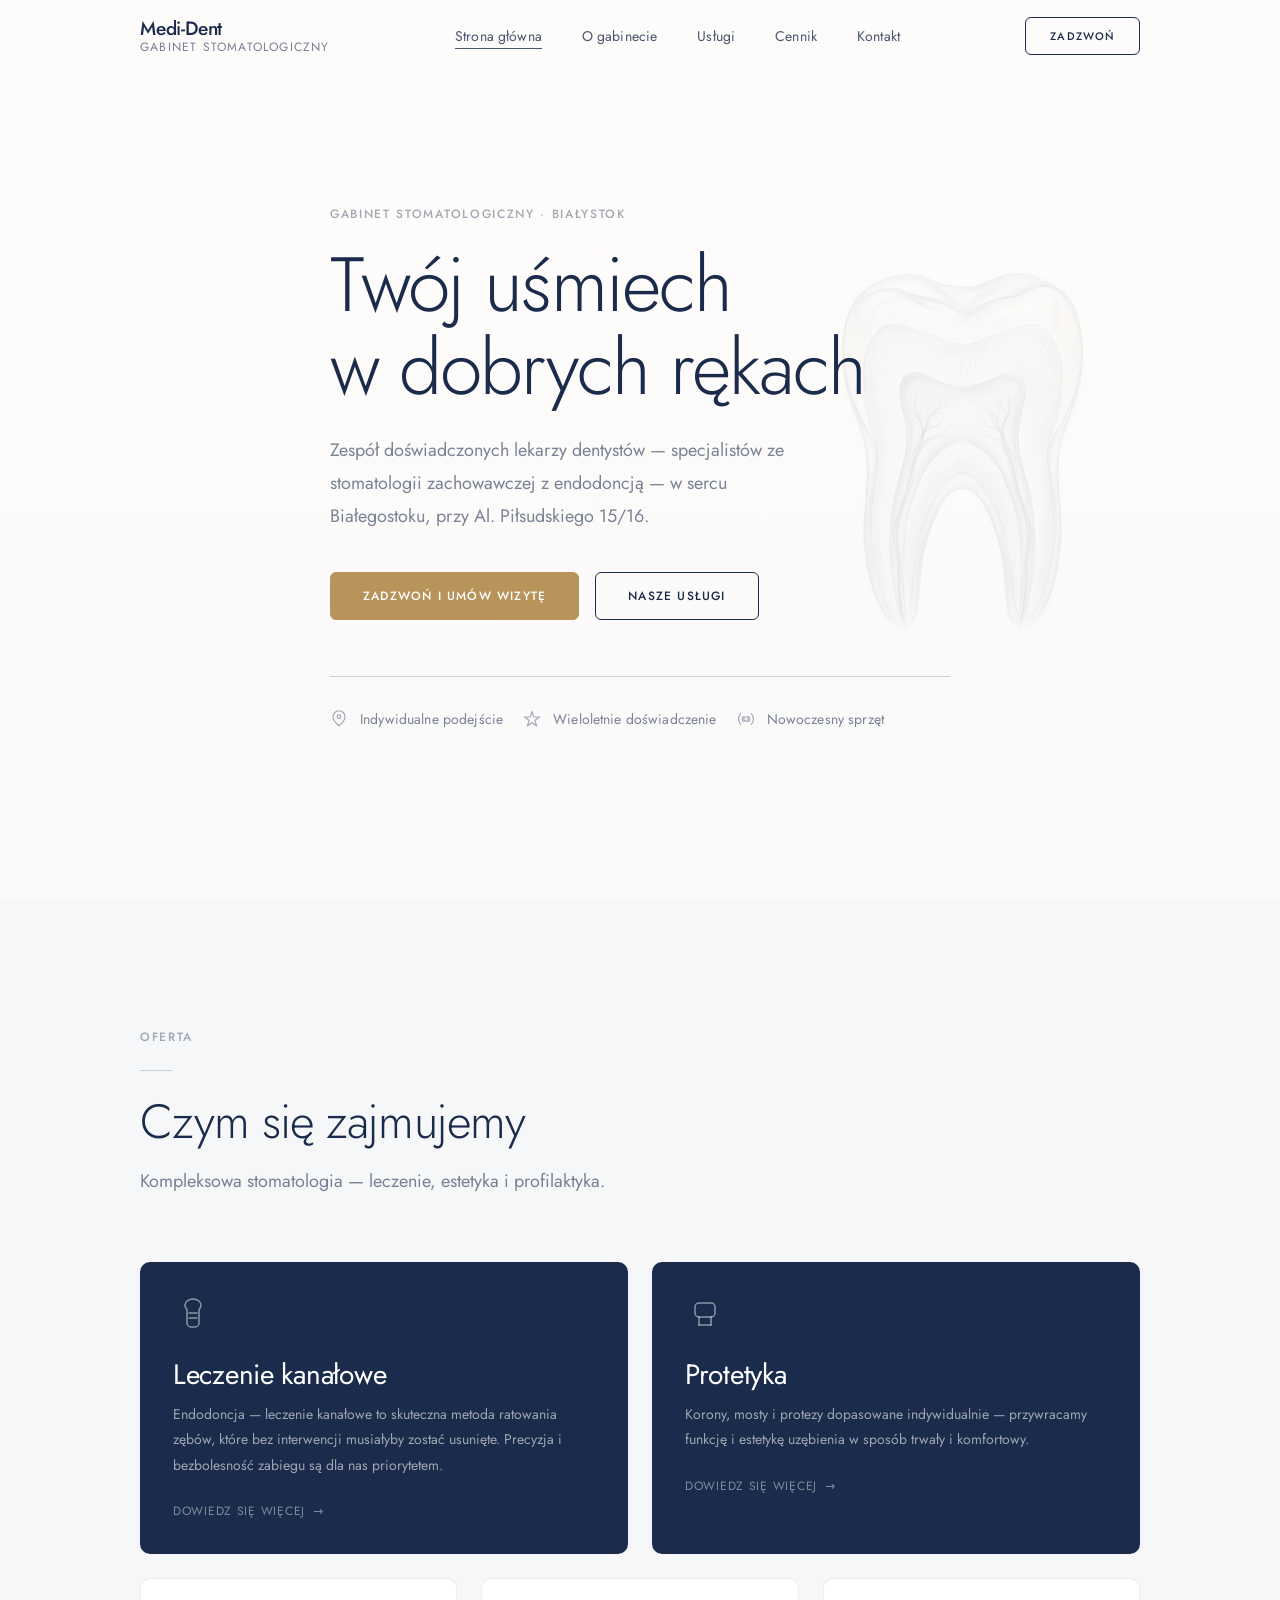
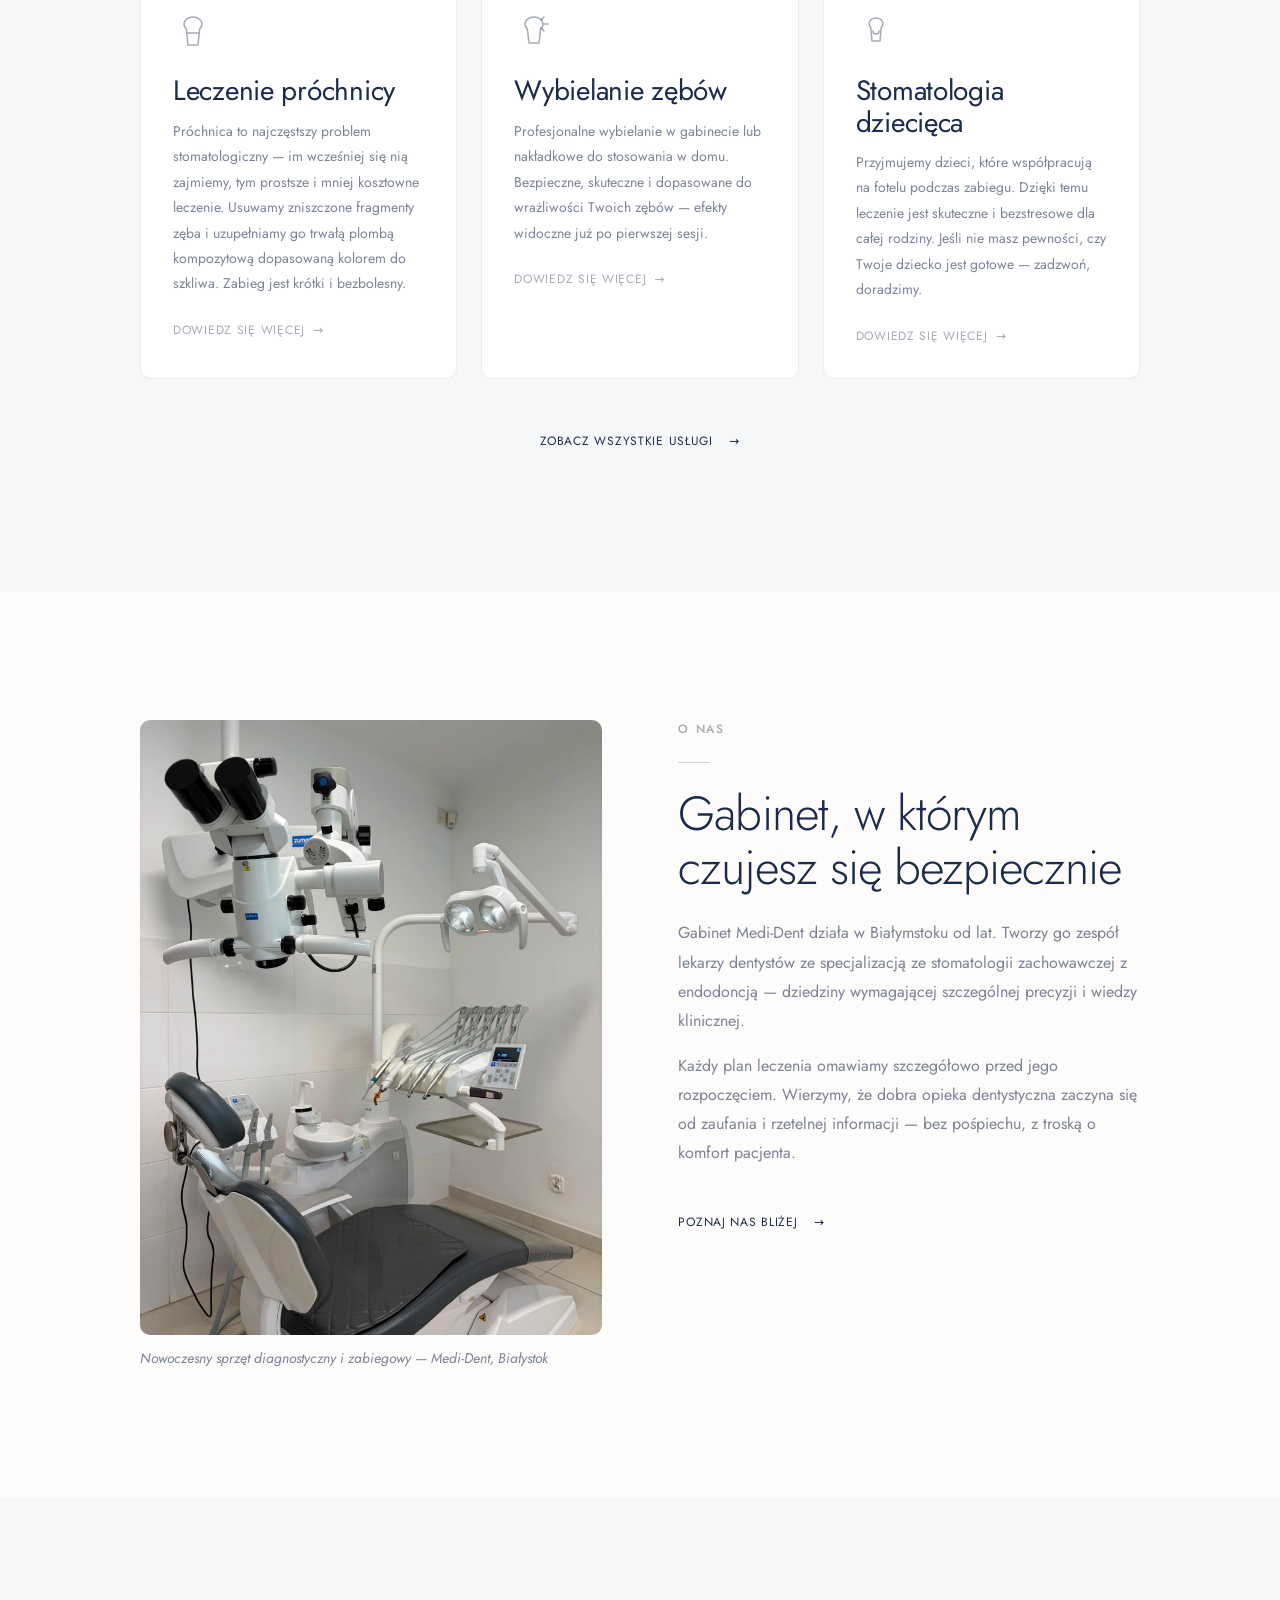
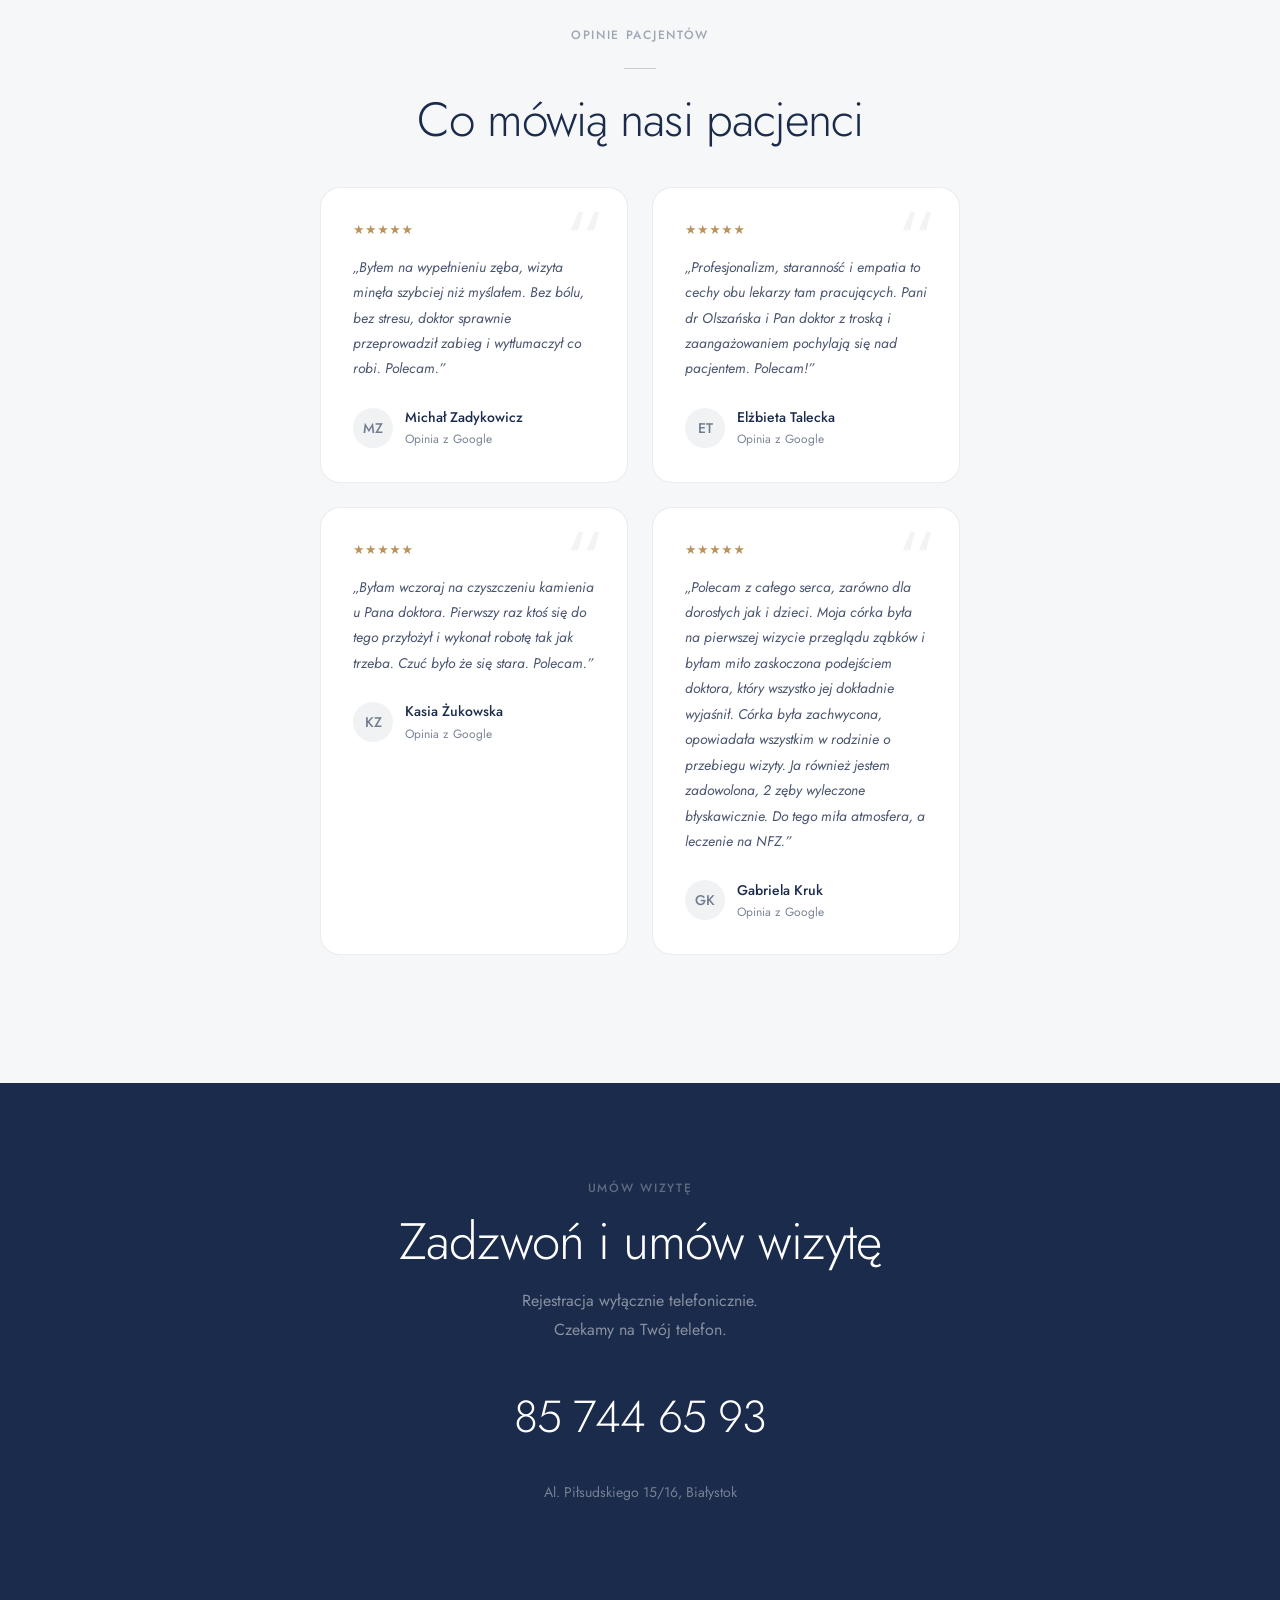
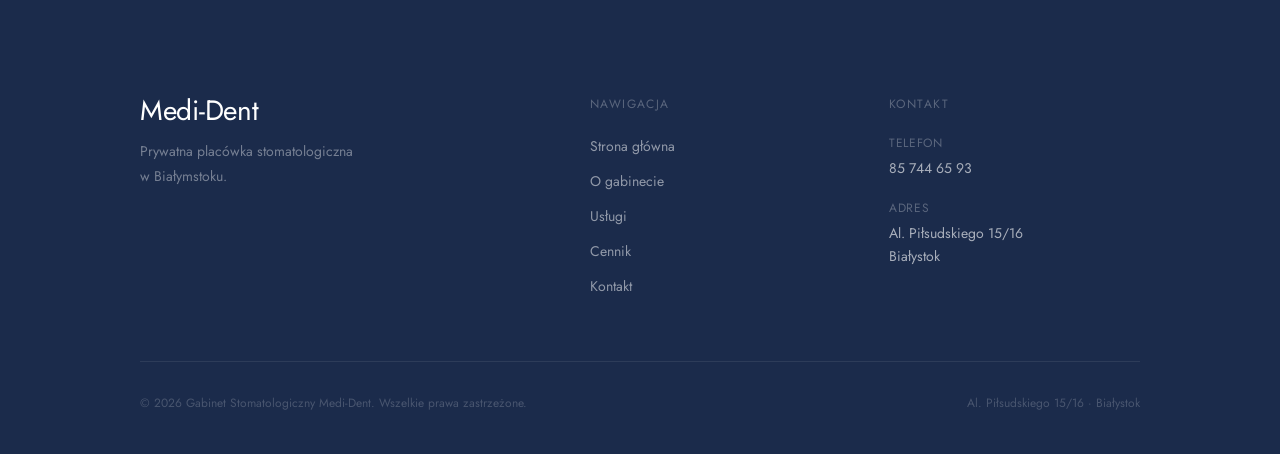
<file: index.html>
<!DOCTYPE html>
<html lang="pl">
<head>
  <meta charset="UTF-8" />
  <meta name="viewport" content="width=device-width, initial-scale=1.0" />
  <title>Gabinet Stomatologiczny Medi-Dent | Białystok</title>
  <meta name="description" content="Prywatna placówka stomatologiczna w Białymstoku. Zespół specjalistów — leczenie kanałowe, stomatologia zachowawcza, protetyka, chirurgia. Al. Piłsudskiego 15/16." />
  <meta name="robots" content="index, follow, max-snippet:-1, max-image-preview:large" />
  <meta name="theme-color" content="#1B2B4B" />
  <link rel="canonical" href="https://medi-dent.pl/" />
  <meta property="og:type" content="website" />
  <meta property="og:locale" content="pl_PL" />
  <meta property="og:title" content="Gabinet Stomatologiczny Medi-Dent | Białystok" />
  <meta property="og:description" content="Prywatna placówka stomatologiczna w Białymstoku. Zespół specjalistów ze stomatologii zachowawczej z endodoncją. Al. Piłsudskiego 15/16." />
  <meta property="og:image" content="https://medi-dent.pl/assets/og-image.jpg" />
  <link rel="preconnect" href="https://fonts.googleapis.com" />
  <link rel="preconnect" href="https://fonts.gstatic.com" crossorigin />
  <link rel="stylesheet" href="https://fonts.googleapis.com/css2?family=Jost:wght@300;400;500;600&display=swap" />
  <link rel="stylesheet" href="css/tokens.css" />
  <link rel="stylesheet" href="css/base.css" />
  <link rel="stylesheet" href="css/layout.css" />
  <link rel="stylesheet" href="css/components.css" />
  <link rel="stylesheet" href="css/animations.css" />
  <link rel="stylesheet" href="css/responsive.css" />
  <!-- Google Tag Manager -->
  <script>(function(w,d,s,l,i){w[l]=w[l]||[];w[l].push({'gtm.start':
  new Date().getTime(),event:'gtm.js'});var f=d.getElementsByTagName(s)[0],
  j=d.createElement(s),dl=l!='dataLayer'?'&l='+l:'';j.async=true;j.src=
  'https://www.googletagmanager.com/gtm.js?id='+i+dl;f.parentNode.insertBefore(j,f);
  })(window,document,'script','dataLayer','GTM-WGWNVMGG');</script>
  <!-- End Google Tag Manager -->
  <script type="application/ld+json">
  {
    "@context": "https://schema.org",
    "@type": "Dentist",
    "name": "Gabinet Stomatologiczny Medi-Dent",
    "description": "Prywatna placówka stomatologiczna w Białymstoku",
    "url": "https://medi-dent.pl",
    "telephone": "857446593",
    "address": {
      "@type": "PostalAddress",
      "streetAddress": "Al. Piłsudskiego 15/16",
      "addressLocality": "Białystok",
      "postalCode": "15-446",
      "addressCountry": "PL"
    },
    "medicalSpecialty": "Dentistry"
  }
  </script>
</head>
<body>
  <!-- Google Tag Manager (noscript) -->
  <noscript><iframe src="https://www.googletagmanager.com/ns.html?id=GTM-WGWNVMGG"
  height="0" width="0" style="display:none;visibility:hidden"></iframe></noscript>
  <!-- End Google Tag Manager (noscript) -->

  <a href="#main-content" class="skip-link">Przejdź do treści</a>

  <header class="nav" role="banner">
    <div class="nav__inner">
      <a href="index.html" class="nav__logo" aria-label="Medi-Dent — strona główna">
        <span class="nav__logo-name">Medi-Dent</span>
        <span class="nav__logo-tagline">Gabinet Stomatologiczny</span>
      </a>
      <nav class="nav__links" aria-label="Nawigacja główna">
        <a href="index.html" class="nav__link" aria-current="page">Strona główna</a>
        <a href="o-gabinecie.html" class="nav__link">O gabinecie</a>
        <a href="uslugi.html" class="nav__link">Usługi</a>
        <a href="cennik.html" class="nav__link">Cennik</a>
        <a href="kontakt.html" class="nav__link">Kontakt</a>
      </nav>
      <a href="tel:857446593" class="btn btn--outline btn--sm nav__cta">Zadzwoń</a>
      <button class="nav__hamburger" aria-label="Otwórz menu"
              aria-expanded="false" aria-controls="mobile-menu">
        <span></span><span></span><span></span>
      </button>
    </div>
  </header>

  <nav class="nav__mobile" id="mobile-menu" aria-label="Menu mobilne">
    <a href="index.html" class="nav__mobile-link">Strona główna</a>
    <a href="o-gabinecie.html" class="nav__mobile-link">O gabinecie</a>
    <a href="uslugi.html" class="nav__mobile-link">Usługi</a>
    <a href="cennik.html" class="nav__mobile-link">Cennik</a>
    <a href="kontakt.html" class="nav__mobile-link">Kontakt</a>
    <a href="tel:857446593" class="btn btn--outline nav__mobile-cta">Zadzwoń</a>
  </nav>

  <main id="main-content">

    <!-- ══════════════════════════════════════════════════════════
         1. HERO
    ══════════════════════════════════════════════════════════ -->
    <section class="hero" aria-label="Nagłówek strony głównej">

      <div class="hero__bg" aria-hidden="true"></div>

      <img
        class="hero__tooth"
        src="assets/others/tooth.png"
        alt=""
        aria-hidden="true"
        draggable="false"
      />

      <div class="hero__overlay" aria-hidden="true"></div>

      <div class="container hero__content">

        <p class="hero__label">Gabinet Stomatologiczny &middot; Białystok</p>

        <h1 class="hero__title">
          Twój uśmiech<br>w dobrych rękach
        </h1>

        <p class="hero__subtitle">
          Zespół doświadczonych lekarzy dentystów&nbsp;&mdash; specjalistów
          ze stomatologii zachowawczej z endodoncją&nbsp;&mdash; w sercu
          Białegostoku, przy Al.&nbsp;Piłsudskiego&nbsp;15/16.
        </p>

        <div class="hero__actions">
          <a href="tel:857446593" class="btn btn--gold">
            Zadzwoń i umów wizytę
          </a>
          <a href="uslugi.html" class="btn btn--outline">
            Nasze usługi
          </a>
        </div>

        <div class="hero__values">

          <div class="hero__value">
            <svg class="hero__value-icon" viewBox="0 0 24 24" fill="none"
                 stroke="currentColor" stroke-width="1.5" stroke-linecap="round"
                 stroke-linejoin="round" aria-hidden="true">
              <path d="M12 21C12 21 4 14.5 4 9a8 8 0 0 1 16 0c0 5.5-8 12-8 12z"/>
              <circle cx="12" cy="9" r="2.5"/>
            </svg>
            <span class="hero__value-text">Indywidualne podejście</span>
          </div>

          <div class="hero__value">
            <svg class="hero__value-icon" viewBox="0 0 24 24" fill="none"
                 stroke="currentColor" stroke-width="1.5" stroke-linecap="round"
                 stroke-linejoin="round" aria-hidden="true">
              <path d="M12 2l2.4 7.4H22l-6.2 4.5 2.4 7.4L12 17l-6.2 4.3 2.4-7.4L2 9.4h7.6z"/>
            </svg>
            <span class="hero__value-text">Wieloletnie doświadczenie</span>
          </div>

          <div class="hero__value">
            <svg class="hero__value-icon" viewBox="0 0 24 24" fill="none"
                 stroke="currentColor" stroke-width="1.5" stroke-linecap="round"
                 stroke-linejoin="round" aria-hidden="true">
              <circle cx="12" cy="12" r="3"/>
              <path d="M19.07 4.93a10 10 0 0 1 0 14.14M4.93 4.93a10 10 0 0 0 0 14.14"/>
              <path d="M15.54 8.46a5 5 0 0 1 0 7.07M8.46 8.46a5 5 0 0 0 0 7.07"/>
            </svg>
            <span class="hero__value-text">Nowoczesny sprzęt</span>
          </div>

        </div><!-- /.hero__values -->
      </div><!-- /.container -->
    </section><!-- /.hero -->


    <!-- ══════════════════════════════════════════════════════════
         2. USŁUGI — PREVIEW
    ══════════════════════════════════════════════════════════ -->
    <section class="section section--alt" aria-labelledby="services-heading">
      <div class="container">

        <div class="section-header">
          <span class="label reveal">Oferta</span>
          <span class="divider reveal reveal-delay-1" aria-hidden="true"></span>
          <h2 class="section-header__title reveal reveal-delay-2" id="services-heading">
            Czym się zajmujemy
          </h2>
          <p class="section-header__subtitle reveal reveal-delay-3">
            Kompleksowa stomatologia&nbsp;&mdash; leczenie, estetyka i profilaktyka.
          </p>
        </div>

        <!-- Wyróżnione: kanałowe + protetyka -->
        <div class="services-featured" style="margin-bottom: var(--space-6);">

          <article class="service-card service-card--featured reveal">
            <div class="service-card__icon-wrap" aria-hidden="true">
              <svg viewBox="0 0 40 40" fill="none" stroke="currentColor"
                   stroke-width="1.5" stroke-linecap="round" stroke-linejoin="round">
                <path d="M20 4c-4.4 0-8 2.7-8 6 0 1.8.8 3.4 2 4.6V28c0 2.2 1.8 4 4 4h4c2.2 0 4-1.8 4-4V14.6c1.2-1.2 2-2.8 2-4.6 0-3.3-3.6-6-8-6z"/>
                <line x1="16" y1="18" x2="24" y2="18"/>
                <line x1="16" y1="23" x2="24" y2="23"/>
              </svg>
            </div>
            <h3 class="service-card__title">Leczenie kanałowe</h3>
            <p class="service-card__desc">
              Endodoncja — leczenie kanałowe to skuteczna metoda ratowania zębów,
              które bez interwencji musiałyby zostać usunięte. Precyzja i bezbolesność
              zabiegu są dla nas priorytetem.
            </p>
            <a href="uslugi.html" class="service-card__link">Dowiedz się więcej</a>
          </article>

          <article class="service-card service-card--featured reveal reveal-delay-1">
            <div class="service-card__icon-wrap" aria-hidden="true">
              <svg viewBox="0 0 40 40" fill="none" stroke="currentColor"
                   stroke-width="1.5" stroke-linecap="round" stroke-linejoin="round">
                <rect x="10" y="8" width="20" height="14" rx="4"/>
                <path d="M14 22v8M26 22v8"/>
                <line x1="14" y1="30" x2="26" y2="30"/>
              </svg>
            </div>
            <h3 class="service-card__title">Protetyka</h3>
            <p class="service-card__desc">
              Korony, mosty i protezy dopasowane indywidualnie — przywracamy
              funkcję i estetykę uzębienia w sposób trwały i komfortowy.
            </p>
            <a href="uslugi.html" class="service-card__link">Dowiedz się więcej</a>
          </article>

        </div><!-- /.services-featured -->

        <!-- Pozostałe usługi -->
        <div class="services-grid">

          <article class="service-card reveal">
            <div class="service-card__icon-wrap" aria-hidden="true">
              <svg viewBox="0 0 40 40" fill="none" stroke="currentColor"
                   stroke-width="1.5" stroke-linecap="round" stroke-linejoin="round">
                <path d="M20 6c-5 0-9 3.1-9 7 0 2 .9 3.8 2.4 5.1L15 34h10l1.6-15.9c1.5-1.3 2.4-3.1 2.4-5.1 0-3.9-4-7-9-7z"/>
                <path d="M15 22h10"/>
              </svg>
            </div>
            <h3 class="service-card__title">Leczenie próchnicy</h3>
            <p class="service-card__desc">
              Próchnica to najczęstszy problem stomatologiczny — im wcześniej się nią
              zajmiemy, tym prostsze i mniej kosztowne leczenie. Usuwamy zniszczone
              fragmenty zęba i uzupełniamy go trwałą plombą kompozytową dopasowaną
              kolorem do szkliwa. Zabieg jest krótki i bezbolesny.
            </p>
            <a href="uslugi.html" class="service-card__link">Dowiedz się więcej</a>
          </article>

          <article class="service-card reveal reveal-delay-1">
            <div class="service-card__icon-wrap" aria-hidden="true">
              <svg viewBox="0 0 40 40" fill="none" stroke="currentColor"
                   stroke-width="1.5" stroke-linecap="round" stroke-linejoin="round">
                <path d="M20 6c-5 0-9 3.1-9 7 0 2 .9 3.8 2.4 5.1L15 32h10l1.6-13.9c1.5-1.3 2.4-3.1 2.4-5.1 0-3.9-4-7-9-7z"/>
                <line x1="27" y1="9" x2="30" y2="6"/>
                <line x1="30" y1="13" x2="34" y2="13"/>
                <line x1="27" y1="17" x2="30" y2="20"/>
              </svg>
            </div>
            <h3 class="service-card__title">Wybielanie zębów</h3>
            <p class="service-card__desc">
              Profesjonalne wybielanie w gabinecie lub nakładkowe do stosowania
              w domu. Bezpieczne, skuteczne i dopasowane do wrażliwości Twoich zębów
              — efekty widoczne już po pierwszej sesji.
            </p>
            <a href="uslugi.html" class="service-card__link">Dowiedz się więcej</a>
          </article>

          <article class="service-card reveal reveal-delay-2">
            <div class="service-card__icon-wrap" aria-hidden="true">
              <svg viewBox="0 0 40 40" fill="none" stroke="currentColor"
                   stroke-width="1.5" stroke-linecap="round" stroke-linejoin="round">
                <path d="M20 7c-3.8 0-7 2.4-7 5.5 0 1.5.7 2.9 1.8 3.9L16 30h8l1.2-13.6c1.1-1 1.8-2.4 1.8-3.9C27 9.4 23.8 7 20 7z"/>
                <path d="M17 20c0 1.7 1.3 3 3 3s3-1.3 3-3"/>
              </svg>
            </div>
            <h3 class="service-card__title">Stomatologia dziecięca</h3>
            <p class="service-card__desc">
              Przyjmujemy dzieci, które współpracują na fotelu podczas zabiegu.
              Dzięki temu leczenie jest skuteczne i bezstresowe dla całej rodziny.
              Jeśli nie masz pewności, czy Twoje dziecko jest gotowe — zadzwoń,
              doradzimy.
            </p>
            <a href="uslugi.html" class="service-card__link">Dowiedz się więcej</a>
          </article>

        </div><!-- /.services-grid -->

        <div style="text-align: center; margin-top: var(--space-10);">
          <a href="uslugi.html" class="btn btn--ghost">
            Zobacz wszystkie usługi
          </a>
        </div>

      </div><!-- /.container -->
    </section>


    <!-- ══════════════════════════════════════════════════════════
         3. O GABINECIE — PREVIEW
    ══════════════════════════════════════════════════════════ -->
    <section class="section" aria-labelledby="about-heading">
      <div class="container">
        <div class="about-layout">

          <!-- Lewa: zdjęcie -->
          <div>
            <div class="hover-zoom" style="border-radius: var(--radius-md); overflow: hidden;">
              <img
                src="assets/others/medi-dent-sprzet1.webp"
                alt="Nowoczesny sprzęt diagnostyczny i zabiegowy — Gabinet Medi-Dent w Białymstoku"
                loading="lazy"
                width="800"
                height="600"
                style="width: 100%; height: auto; display: block;"
              />
            </div>
            <p style="font-size: var(--text-sm); color: var(--color-text-muted);
                      margin-top: var(--space-3); font-style: italic;">
              Nowoczesny sprzęt diagnostyczny i zabiegowy — Medi-Dent, Białystok
            </p>
          </div>

          <!-- Prawa: tekst -->
          <div>
            <span class="label reveal">O nas</span>
            <span class="divider reveal reveal-delay-1" aria-hidden="true"></span>
            <h2 class="section-header__title reveal reveal-delay-2" id="about-heading">
              Gabinet, w którym czujesz się bezpiecznie
            </h2>
            <p class="reveal reveal-delay-3"
               style="color: var(--color-text-muted); line-height: var(--leading-loose);
                      margin-top: var(--space-6); font-size: var(--text-base);">
              Gabinet Medi-Dent działa w Białymstoku od lat. Tworzy go zespół
              lekarzy dentystów ze specjalizacją ze stomatologii zachowawczej
              z endodoncją&nbsp;&mdash; dziedziny wymagającej szczególnej precyzji
              i wiedzy klinicznej.
            </p>
            <p class="reveal reveal-delay-4"
               style="color: var(--color-text-muted); line-height: var(--leading-loose);
                      margin-top: var(--space-4); font-size: var(--text-base);">
              Każdy plan leczenia omawiamy szczegółowo przed jego rozpoczęciem.
              Wierzymy, że dobra opieka dentystyczna zaczyna się od zaufania
              i rzetelnej informacji — bez pośpiechu, z troską o komfort pacjenta.
            </p>
            <div class="reveal reveal-delay-5" style="margin-top: var(--space-8);">
              <a href="o-gabinecie.html" class="btn btn--ghost">
                Poznaj nas bliżej
              </a>
            </div>
          </div>

        </div><!-- /.about-layout -->
      </div><!-- /.container -->
    </section>


    <!-- ══════════════════════════════════════════════════════════
         4. OPINIA — wyróżniona
    ══════════════════════════════════════════════════════════ -->
    <section class="section section--alt" aria-labelledby="testimonials-heading">
      <div class="container container--narrow" style="text-align: center;">

        <span class="label reveal">Opinie pacjentów</span>
        <span class="divider reveal reveal-delay-1"
              aria-hidden="true"
              style="margin-inline: auto;"></span>
        <h2 class="section-header__title reveal reveal-delay-2"
            id="testimonials-heading"
            style="margin-bottom: var(--space-10);">
          Co mówią nasi pacjenci
        </h2>

        <div class="testimonials-grid" style="display: grid; grid-template-columns: repeat(auto-fit, minmax(280px, 1fr)); gap: var(--space-6); text-align: left;">

          <div class="testimonial-card reveal reveal-delay-3">
            <div class="testimonial-card__stars" aria-label="Ocena: 5 na 5">
              &#9733;&#9733;&#9733;&#9733;&#9733;
            </div>
            <p class="testimonial-card__text">
              &bdquo;Byłem na wypełnieniu zęba, wizyta minęła szybciej niż myślałem.
              Bez bólu, bez stresu, doktor sprawnie przeprowadził zabieg i wytłumaczył
              co robi. Polecam.&rdquo;
            </p>
            <div class="testimonial-card__author">
              <div class="testimonial-card__avatar" aria-hidden="true">MZ</div>
              <div>
                <p class="testimonial-card__name">Michał Zadykowicz</p>
                <p class="testimonial-card__role">Opinia z Google</p>
              </div>
            </div>
          </div>

          <div class="testimonial-card reveal reveal-delay-4">
            <div class="testimonial-card__stars" aria-label="Ocena: 5 na 5">
              &#9733;&#9733;&#9733;&#9733;&#9733;
            </div>
            <p class="testimonial-card__text">
              &bdquo;Profesjonalizm, staranność i empatia to cechy obu lekarzy tam
              pracujących. Pani dr Olszańska i Pan doktor z troską i zaangażowaniem
              pochylają się nad pacjentem. Polecam!&rdquo;
            </p>
            <div class="testimonial-card__author">
              <div class="testimonial-card__avatar" aria-hidden="true">ET</div>
              <div>
                <p class="testimonial-card__name">Elżbieta Talecka</p>
                <p class="testimonial-card__role">Opinia z Google</p>
              </div>
            </div>
          </div>

          <div class="testimonial-card reveal reveal-delay-5">
            <div class="testimonial-card__stars" aria-label="Ocena: 5 na 5">
              &#9733;&#9733;&#9733;&#9733;&#9733;
            </div>
            <p class="testimonial-card__text">
              &bdquo;Byłam wczoraj na czyszczeniu kamienia u Pana doktora. Pierwszy raz
              ktoś się do tego przyłożył i wykonał robotę tak jak trzeba. Czuć było
              że się stara. Polecam.&rdquo;
            </p>
            <div class="testimonial-card__author">
              <div class="testimonial-card__avatar" aria-hidden="true">KZ</div>
              <div>
                <p class="testimonial-card__name">Kasia Żukowska</p>
                <p class="testimonial-card__role">Opinia z Google</p>
              </div>
            </div>
          </div>

          <div class="testimonial-card reveal reveal-delay-5">
            <div class="testimonial-card__stars" aria-label="Ocena: 5 na 5">
              &#9733;&#9733;&#9733;&#9733;&#9733;
            </div>
            <p class="testimonial-card__text">
              &bdquo;Polecam z całego serca, zarówno dla dorosłych jak i dzieci. Moja
              córka była na pierwszej wizycie przeglądu ząbków i byłam miło zaskoczona
              podejściem doktora, który wszystko jej dokładnie wyjaśnił. Córka była
              zachwycona, opowiadała wszystkim w rodzinie o przebiegu wizyty.
              Ja również jestem zadowolona, 2 zęby wyleczone błyskawicznie.
              Do tego miła atmosfera, a leczenie na NFZ.&rdquo;
            </p>
            <div class="testimonial-card__author">
              <div class="testimonial-card__avatar" aria-hidden="true">GK</div>
              <div>
                <p class="testimonial-card__name">Gabriela Kruk</p>
                <p class="testimonial-card__role">Opinia z Google</p>
              </div>
            </div>
          </div>

        </div><!-- /.testimonials-grid -->

      </div><!-- /.container -->
    </section>


    <!-- ══════════════════════════════════════════════════════════
         5. CTA SECTION
    ══════════════════════════════════════════════════════════ -->
    <section class="section--dark" aria-labelledby="cta-heading">
      <div class="cta-block">
        <span class="cta-block__label">Umów wizytę</span>
        <h2 class="cta-block__title" id="cta-heading">
          Zadzwoń i umów wizytę
        </h2>
        <p class="cta-block__subtitle">
          Rejestracja wyłącznie telefonicznie.<br>
          Czekamy na Twój telefon.
        </p>
        <a href="tel:857446593" class="cta-block__phone">85 744 65 93</a>
        <p style="font-size: var(--text-sm); color: rgba(255,255,255,0.40);">
          Al. Piłsudskiego 15/16, Białystok
        </p>
      </div>
    </section>

  </main><!-- /#main-content -->


  <!-- ══════════════════════════════════════════════════════════
       STOPKA
  ══════════════════════════════════════════════════════════ -->
  <footer class="footer" role="contentinfo">
    <div class="container">

      <div class="footer__grid">

        <div>
          <p class="footer__brand-name">Medi-Dent</p>
          <p class="footer__brand-tagline">
            Prywatna placówka stomatologiczna<br>
            w Białymstoku.
          </p>
        </div>

        <div>
          <p class="footer__heading">Nawigacja</p>
          <ul class="footer__links">
            <li><a href="index.html"       class="footer__link">Strona główna</a></li>
            <li><a href="o-gabinecie.html" class="footer__link">O gabinecie</a></li>
            <li><a href="uslugi.html"      class="footer__link">Usługi</a></li>
            <li><a href="cennik.html"      class="footer__link">Cennik</a></li>
            <li><a href="kontakt.html"     class="footer__link">Kontakt</a></li>
          </ul>
        </div>

        <div>
          <p class="footer__heading">Kontakt</p>
          <div class="footer__contact-item">
            <span class="footer__contact-label">Telefon</span>
            <a href="tel:857446593" class="footer__contact-value">85 744 65 93</a>
          </div>
          <div class="footer__contact-item">
            <span class="footer__contact-label">Adres</span>
            <span class="footer__contact-value">
              Al. Piłsudskiego 15/16<br>Białystok
            </span>
          </div>
        </div>

      </div><!-- /.footer__grid -->

      <div class="footer__bottom">
        <p class="footer__copy">
          &copy; <span id="footer-year"></span>
          Gabinet Stomatologiczny Medi-Dent. Wszelkie prawa zastrzeżone.
        </p>
        <p class="footer__copy">Al. Piłsudskiego 15/16 &middot; Białystok</p>
      </div>

    </div><!-- /.container -->
  </footer>


  <a href="tel:857446593" class="floating-cta" aria-label="Zadzwoń do gabinetu">
    <svg viewBox="0 0 24 24" fill="none" stroke="currentColor"
         stroke-width="1.5" stroke-linecap="round" stroke-linejoin="round"
         aria-hidden="true">
      <path d="M22 16.92v3a2 2 0 0 1-2.18 2 19.79 19.79 0 0 1-8.63-3.07
               A19.5 19.5 0 0 1 5.5 13.5a19.79 19.79 0 0 1-3.07-8.67
               A2 2 0 0 1 4.41 2h3a2 2 0 0 1 2 1.72c.127.96.361 1.903.7 2.81
               a2 2 0 0 1-.45 2.11L8.09 9.91a16 16 0 0 0 6 6l1.27-1.27
               a2 2 0 0 1 2.11-.45c.907.339 1.85.573 2.81.7A2 2 0 0 1 22 16.92z"/>
    </svg>
    Zadzwoń
  </a>

  <script src="js/main.js" defer></script>
  <script src="js/animations.js" defer></script>

</body>
</html>
</file>
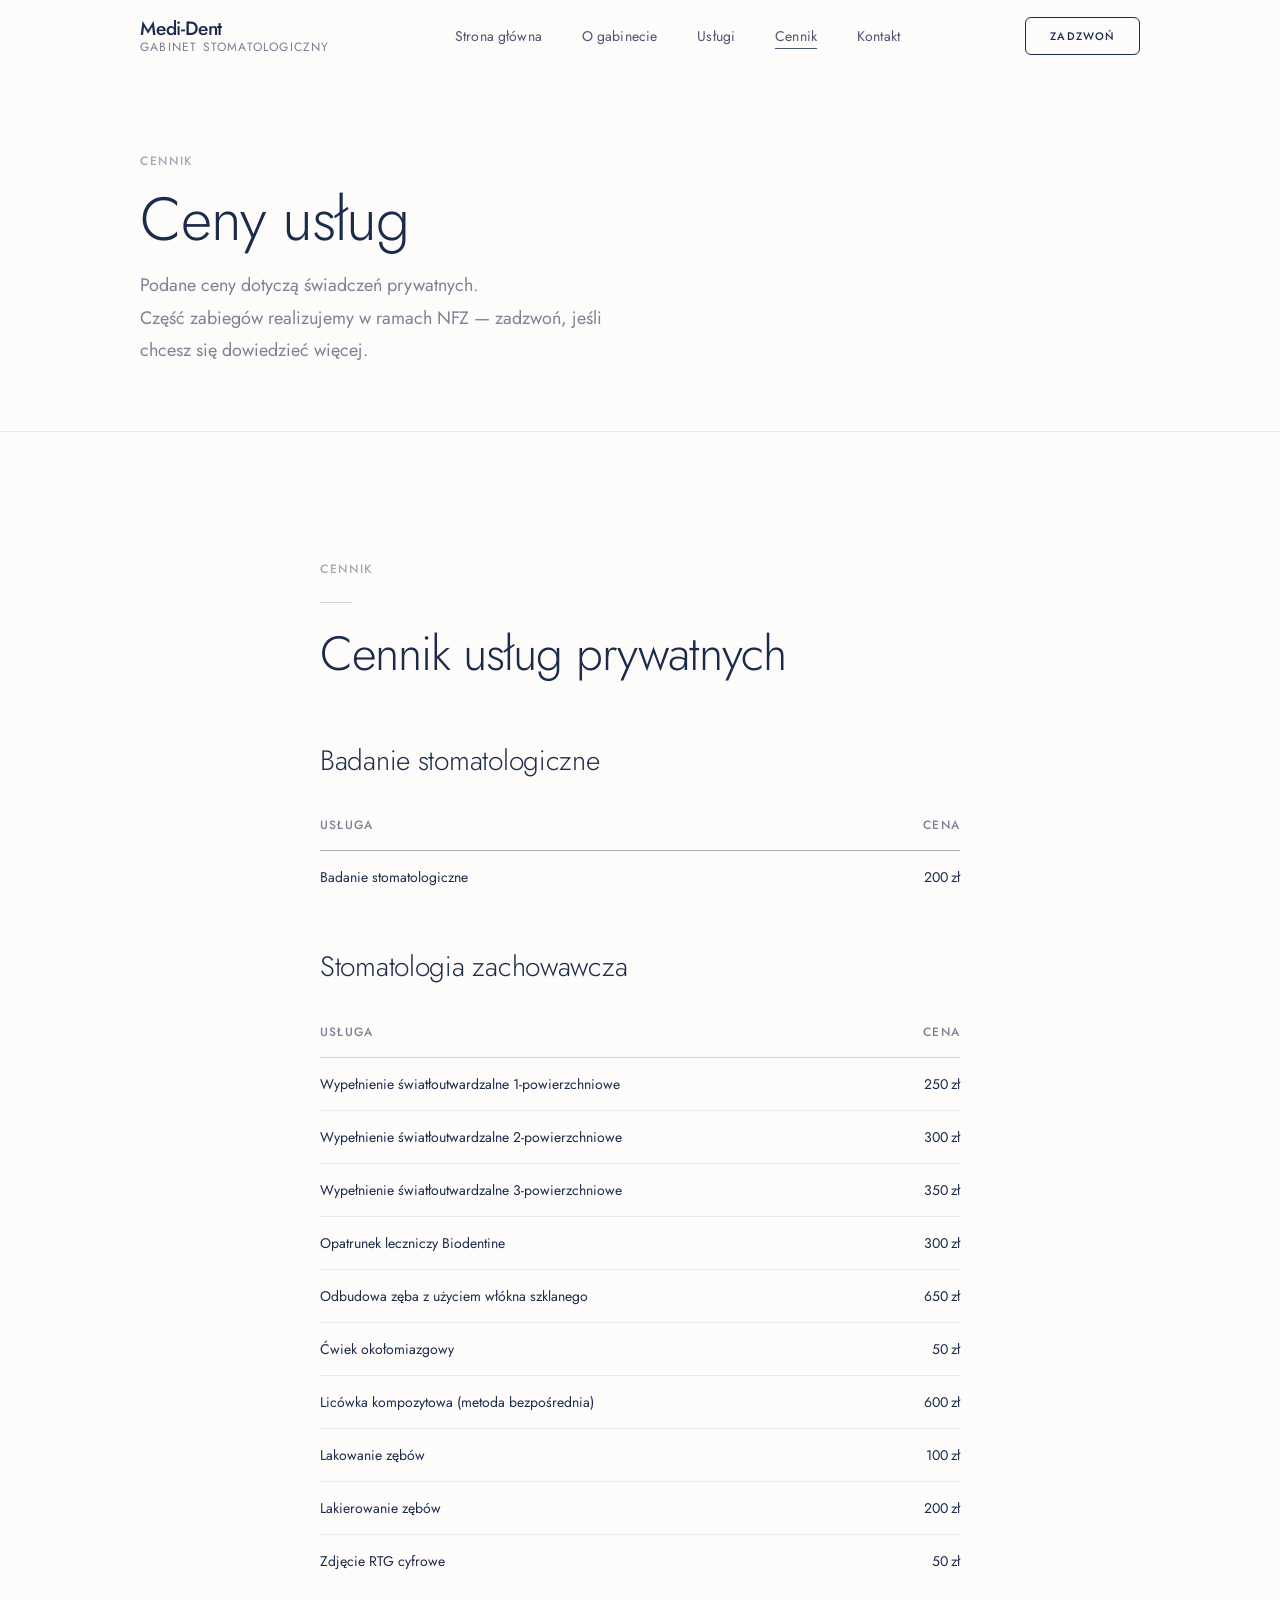
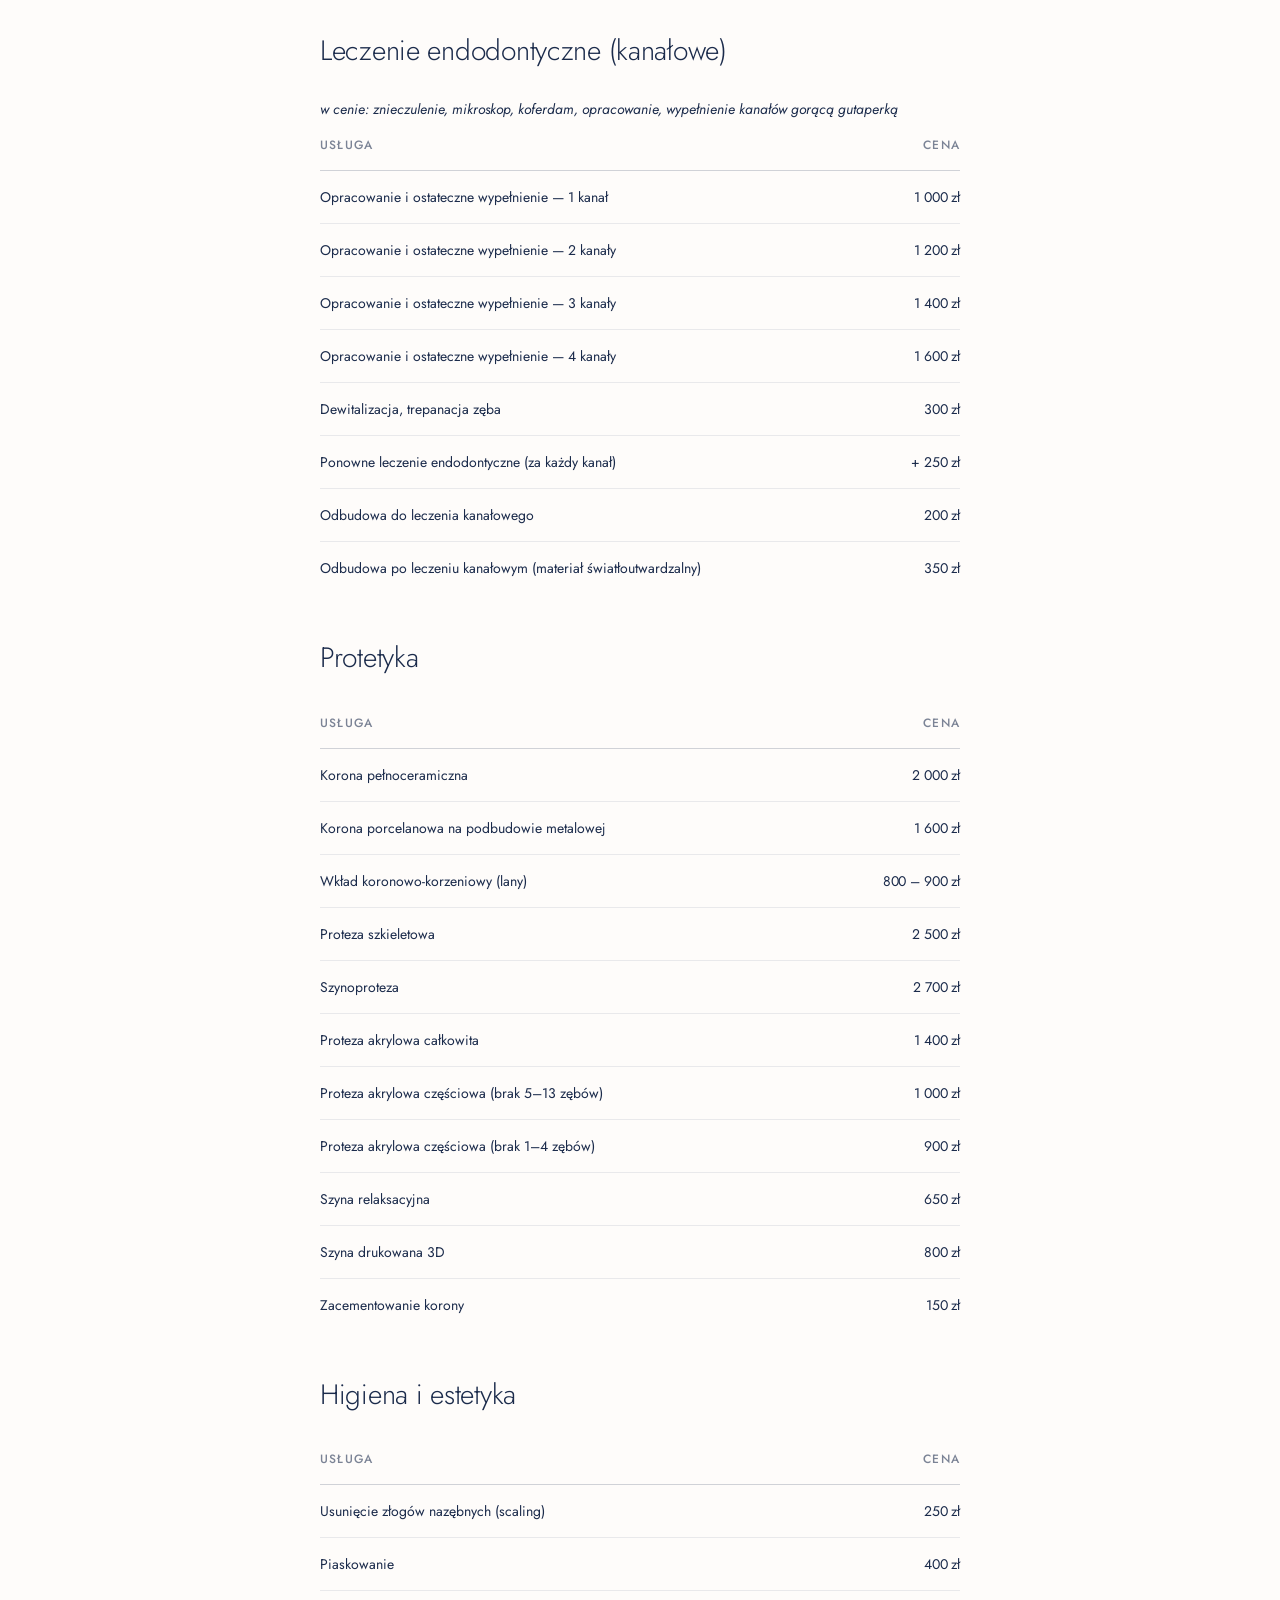
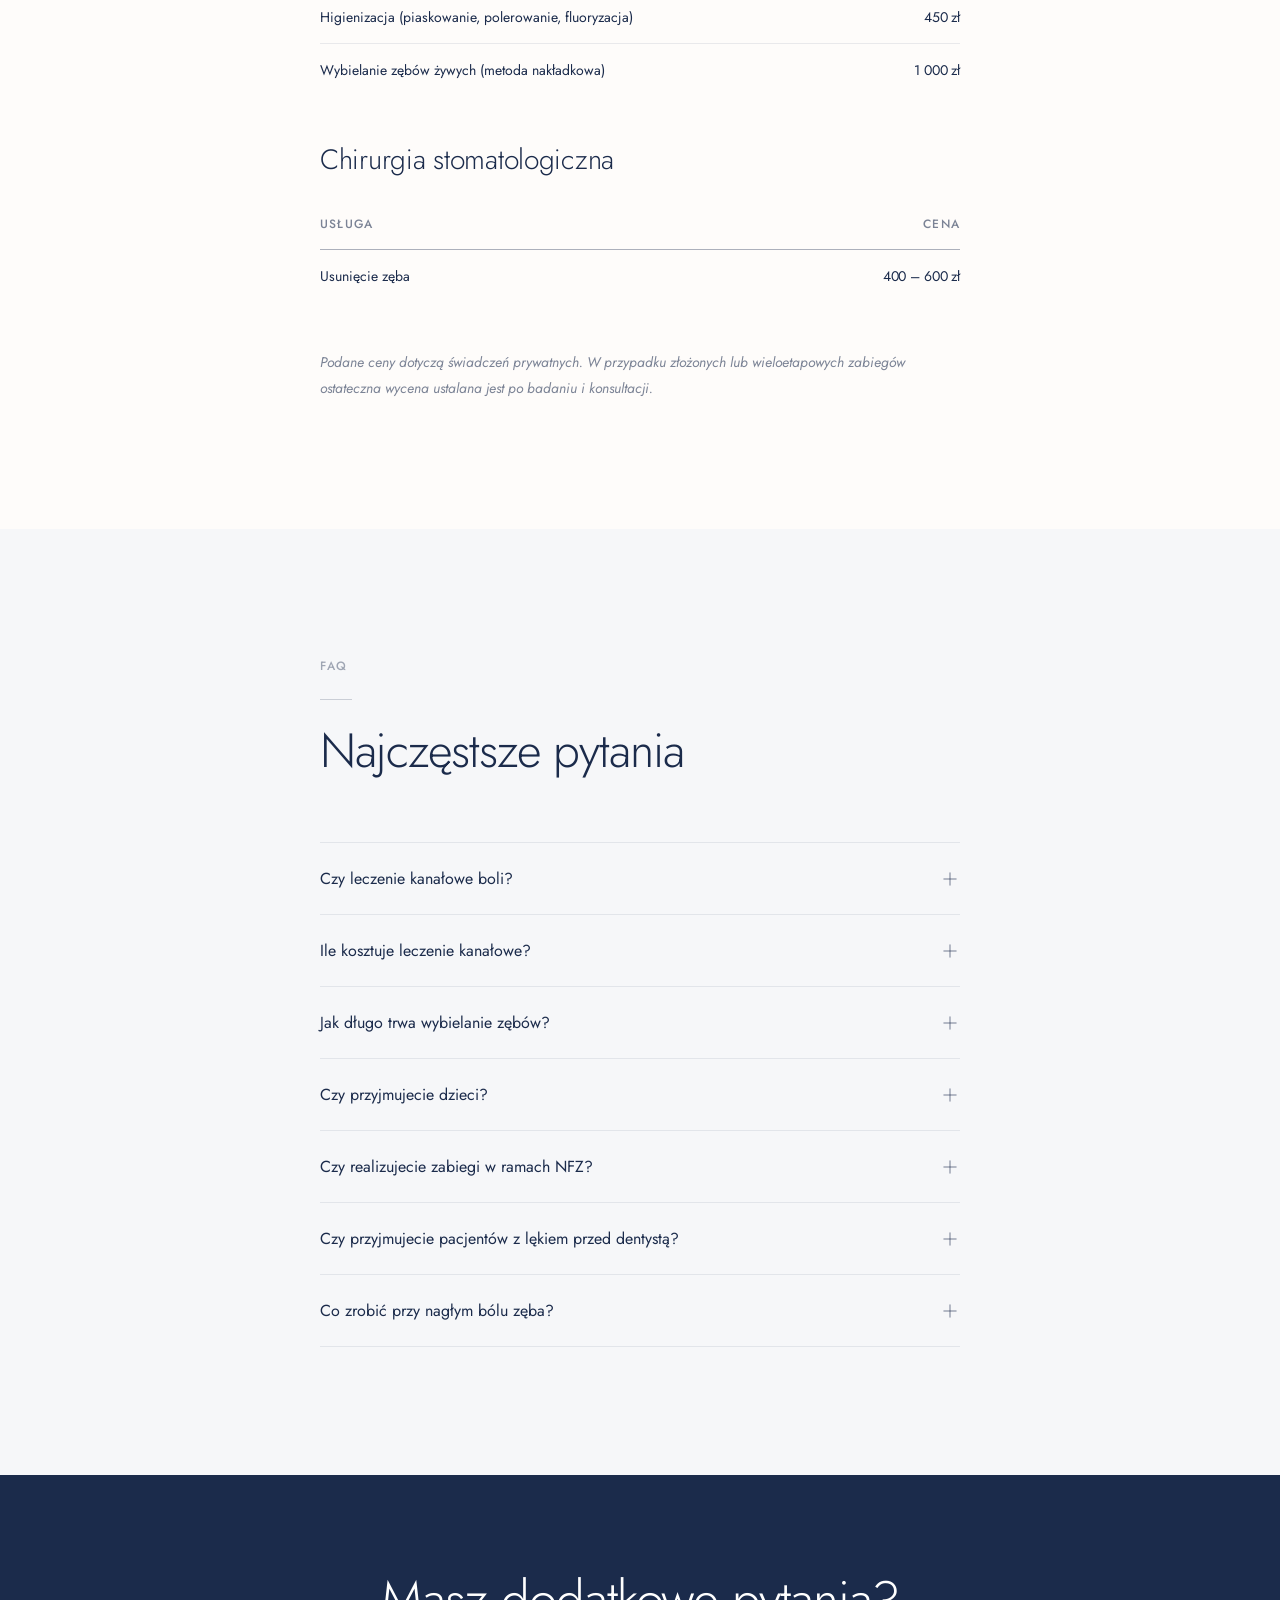
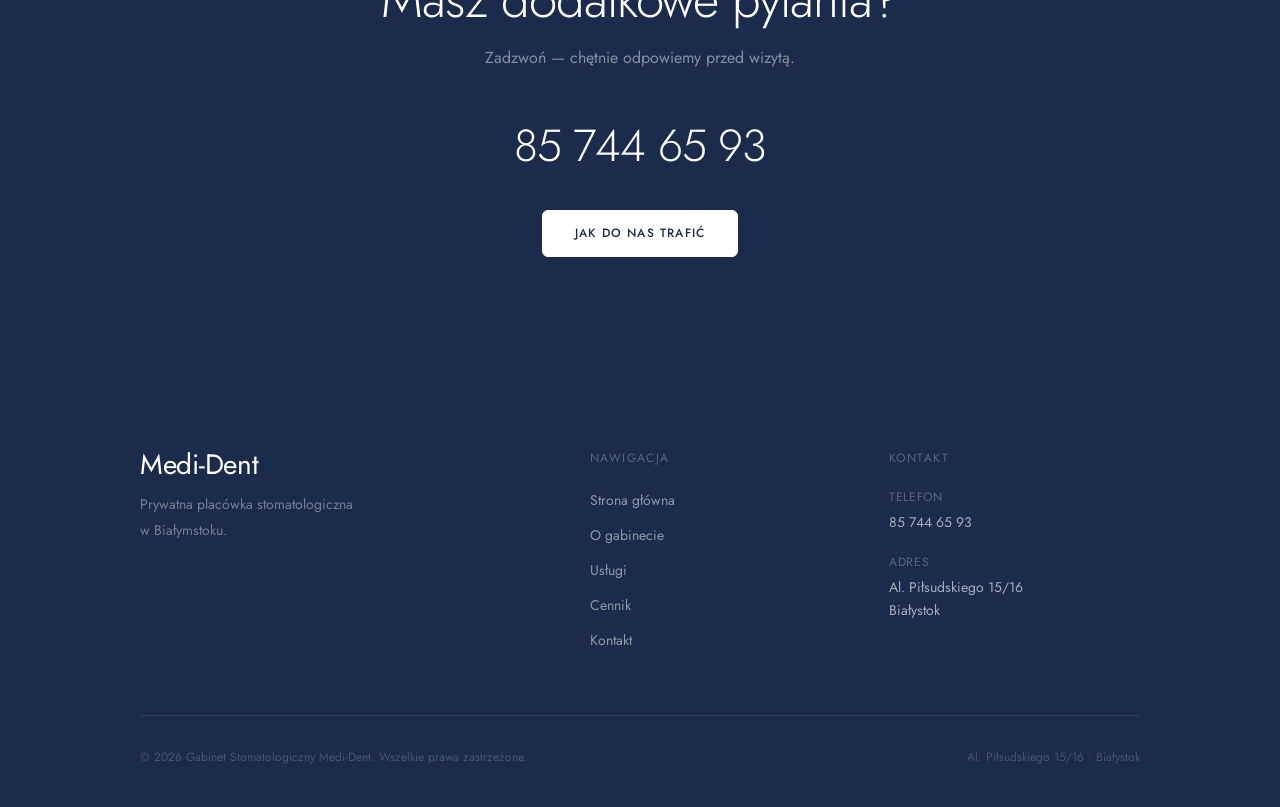
<file: cennik.html>
<!DOCTYPE html>
<html lang="pl">
<head>
  <meta charset="UTF-8" />
  <meta name="viewport" content="width=device-width, initial-scale=1.0" />
  <title>Cennik — Medi-Dent Białystok | Ceny usług stomatologicznych</title>
  <meta name="description" content="Cennik usług gabinetu Medi-Dent w Białymstoku. Leczenie kanałowe, wypełnienia, protetyka, higiena, wybielanie. Al. Piłsudskiego 15/16." />
  <meta name="robots" content="index, follow, max-snippet:-1, max-image-preview:large" />
  <meta name="theme-color" content="#1B2B4B" />
  <link rel="canonical" href="https://medi-dent.pl/cennik.html" />
  <meta property="og:type" content="website" />
  <meta property="og:locale" content="pl_PL" />
  <meta property="og:title" content="Cennik — Medi-Dent Białystok" />
  <meta property="og:description" content="Cennik usług gabinetu Medi-Dent w Białymstoku. Leczenie kanałowe, wypełnienia, protetyka i więcej." />
  <meta property="og:image" content="https://medi-dent.pl/assets/og-image.jpg" />
  <link rel="preconnect" href="https://fonts.googleapis.com" />
  <link rel="preconnect" href="https://fonts.gstatic.com" crossorigin />
  <link rel="stylesheet" href="https://fonts.googleapis.com/css2?family=Jost:wght@300;400;500;600&display=swap" />
  <link rel="stylesheet" href="css/tokens.css" />
  <link rel="stylesheet" href="css/base.css" />
  <link rel="stylesheet" href="css/layout.css" />
  <link rel="stylesheet" href="css/components.css" />
  <link rel="stylesheet" href="css/animations.css" />
  <link rel="stylesheet" href="css/responsive.css" />
  <!-- Google Tag Manager -->
  <script>(function(w,d,s,l,i){w[l]=w[l]||[];w[l].push({'gtm.start':
  new Date().getTime(),event:'gtm.js'});var f=d.getElementsByTagName(s)[0],
  j=d.createElement(s),dl=l!='dataLayer'?'&l='+l:'';j.async=true;j.src=
  'https://www.googletagmanager.com/gtm.js?id='+i+dl;f.parentNode.insertBefore(j,f);
  })(window,document,'script','dataLayer','GTM-WGWNVMGG');</script>
  <!-- End Google Tag Manager -->
  <script type="application/ld+json">
  {
    "@context": "https://schema.org",
    "@type": "Dentist",
    "name": "Gabinet Stomatologiczny Medi-Dent",
    "description": "Prywatna placówka stomatologiczna w Białymstoku",
    "url": "https://medi-dent.pl",
    "telephone": "857446593",
    "address": {
      "@type": "PostalAddress",
      "streetAddress": "Al. Piłsudskiego 15/16",
      "addressLocality": "Białystok",
      "postalCode": "15-446",
      "addressCountry": "PL"
    },
    "medicalSpecialty": "Dentistry"
  }
  </script>
</head>
<body>
  <!-- Google Tag Manager (noscript) -->
  <noscript><iframe src="https://www.googletagmanager.com/ns.html?id=GTM-WGWNVMGG"
  height="0" width="0" style="display:none;visibility:hidden"></iframe></noscript>
  <!-- End Google Tag Manager (noscript) -->

  <a href="#main-content" class="skip-link">Przejdź do treści</a>

  <header class="nav" role="banner">
    <div class="nav__inner">
      <a href="index.html" class="nav__logo" aria-label="Medi-Dent — strona główna">
        <span class="nav__logo-name">Medi-Dent</span>
        <span class="nav__logo-tagline">Gabinet Stomatologiczny</span>
      </a>
      <nav class="nav__links" aria-label="Nawigacja główna">
        <a href="index.html"       class="nav__link">Strona główna</a>
        <a href="o-gabinecie.html" class="nav__link">O gabinecie</a>
        <a href="uslugi.html"      class="nav__link">Usługi</a>
        <a href="cennik.html"      class="nav__link" aria-current="page">Cennik</a>
        <a href="kontakt.html"     class="nav__link">Kontakt</a>
      </nav>
      <a href="tel:857446593" class="btn btn--outline btn--sm nav__cta">Zadzwoń</a>
      <button class="nav__hamburger" aria-label="Otwórz menu"
              aria-expanded="false" aria-controls="mobile-menu">
        <span></span><span></span><span></span>
      </button>
    </div>
  </header>

  <nav class="nav__mobile" id="mobile-menu" aria-label="Menu mobilne">
    <a href="index.html"       class="nav__mobile-link">Strona główna</a>
    <a href="o-gabinecie.html" class="nav__mobile-link">O gabinecie</a>
    <a href="uslugi.html"      class="nav__mobile-link">Usługi</a>
    <a href="cennik.html"      class="nav__mobile-link">Cennik</a>
    <a href="kontakt.html"     class="nav__mobile-link">Kontakt</a>
    <a href="tel:857446593" class="btn btn--outline nav__mobile-cta">Zadzwoń</a>
  </nav>

  <main id="main-content">

    <div class="page-hero section--warm">
      <div class="container">
        <span class="page-hero__label label">Cennik</span>
        <h1 class="page-hero__title">Ceny usług</h1>
        <p class="page-hero__subtitle">
          Podane ceny dotyczą świadczeń prywatnych.<br>
          Część zabiegów realizujemy w ramach NFZ&nbsp;&mdash; zadzwoń, jeśli chcesz się dowiedzieć więcej.
        </p>
      </div>
    </div>

    <section class="section" aria-labelledby="pricing-heading">
      <div class="container container--narrow">

        <div class="section-header">
          <span class="label reveal">Cennik</span>
          <span class="divider reveal reveal-delay-1" aria-hidden="true"></span>
          <h2 class="section-header__title reveal reveal-delay-2" id="pricing-heading">
            Cennik usług prywatnych
          </h2>
        </div>

        <!-- ── BADANIE STOMATOLOGICZNE ── -->
        <div class="pricing-section reveal">
          <h3 class="pricing-section__title">Badanie stomatologiczne</h3>
          <table class="pricing-table" aria-label="Badanie stomatologiczne — ceny">
            <thead>
              <tr><th>Usługa</th><th style="text-align: right;">Cena</th></tr>
            </thead>
            <tbody>
              <tr><td class="pricing-name">Badanie stomatologiczne</td><td class="pricing-price">200&nbsp;zł</td></tr>
            </tbody>
          </table>
          <div aria-label="Badanie stomatologiczne — ceny (lista mobilna)">
            <div class="pricing-card"><span class="pricing-card__name">Badanie stomatologiczne</span><span class="pricing-card__price">200&nbsp;zł</span></div>
          </div>
        </div>

        <!-- ── STOMATOLOGIA ZACHOWAWCZA ── -->
        <div class="pricing-section reveal">
          <h3 class="pricing-section__title">Stomatologia zachowawcza</h3>
          <table class="pricing-table" aria-label="Stomatologia zachowawcza — ceny">
            <thead>
              <tr><th>Usługa</th><th style="text-align: right;">Cena</th></tr>
            </thead>
            <tbody>
              <tr><td class="pricing-name">Wypełnienie światłoutwardzalne 1-powierzchniowe</td><td class="pricing-price">250&nbsp;zł</td></tr>
              <tr><td class="pricing-name">Wypełnienie światłoutwardzalne 2-powierzchniowe</td><td class="pricing-price">300&nbsp;zł</td></tr>
              <tr><td class="pricing-name">Wypełnienie światłoutwardzalne 3-powierzchniowe</td><td class="pricing-price">350&nbsp;zł</td></tr>
              <tr><td class="pricing-name">Opatrunek leczniczy Biodentine</td><td class="pricing-price">300&nbsp;zł</td></tr>
              <tr><td class="pricing-name">Odbudowa zęba z użyciem włókna szklanego</td><td class="pricing-price">650&nbsp;zł</td></tr>
              <tr><td class="pricing-name">Ćwiek okołomiazgowy</td><td class="pricing-price">50&nbsp;zł</td></tr>
              <tr><td class="pricing-name">Licówka kompozytowa (metoda bezpośrednia)</td><td class="pricing-price">600&nbsp;zł</td></tr>
              <tr><td class="pricing-name">Lakowanie zębów</td><td class="pricing-price">100&nbsp;zł</td></tr>
              <tr><td class="pricing-name">Lakierowanie zębów</td><td class="pricing-price">200&nbsp;zł</td></tr>
              <tr><td class="pricing-name">Zdjęcie RTG cyfrowe</td><td class="pricing-price">50&nbsp;zł</td></tr>
            </tbody>
          </table>
          <div aria-label="Stomatologia zachowawcza — ceny (lista mobilna)">
            <div class="pricing-card"><span class="pricing-card__name">Wypełnienie światłoutwardzalne 1-powierzchniowe</span><span class="pricing-card__price">250&nbsp;zł</span></div>
            <div class="pricing-card"><span class="pricing-card__name">Wypełnienie światłoutwardzalne 2-powierzchniowe</span><span class="pricing-card__price">300&nbsp;zł</span></div>
            <div class="pricing-card"><span class="pricing-card__name">Wypełnienie światłoutwardzalne 3-powierzchniowe</span><span class="pricing-card__price">350&nbsp;zł</span></div>
            <div class="pricing-card"><span class="pricing-card__name">Opatrunek leczniczy Biodentine</span><span class="pricing-card__price">300&nbsp;zł</span></div>
            <div class="pricing-card"><span class="pricing-card__name">Odbudowa zęba z użyciem włókna szklanego</span><span class="pricing-card__price">650&nbsp;zł</span></div>
            <div class="pricing-card"><span class="pricing-card__name">Ćwiek okołomiazgowy</span><span class="pricing-card__price">50&nbsp;zł</span></div>
            <div class="pricing-card"><span class="pricing-card__name">Licówka kompozytowa (metoda bezpośrednia)</span><span class="pricing-card__price">600&nbsp;zł</span></div>
            <div class="pricing-card"><span class="pricing-card__name">Lakowanie zębów</span><span class="pricing-card__price">100&nbsp;zł</span></div>
            <div class="pricing-card"><span class="pricing-card__name">Lakierowanie zębów</span><span class="pricing-card__price">200&nbsp;zł</span></div>
            <div class="pricing-card"><span class="pricing-card__name">Zdjęcie RTG cyfrowe</span><span class="pricing-card__price">50&nbsp;zł</span></div>
          </div>
        </div>

        <!-- ── ENDODONCJA ── -->
        <div class="pricing-section reveal reveal-delay-1">
          <h3 class="pricing-section__title">Leczenie endodontyczne (kanałowe)</h3>
          <p class="pricing-section__note">w cenie: znieczulenie, mikroskop, koferdam, opracowanie, wypełnienie kanałów gorącą gutaperką</p>
          <table class="pricing-table" aria-label="Endodoncja — ceny">
            <thead>
              <tr><th>Usługa</th><th style="text-align: right;">Cena</th></tr>
            </thead>
            <tbody>
              <tr><td class="pricing-name">Opracowanie i ostateczne wypełnienie — 1 kanał</td><td class="pricing-price">1&nbsp;000&nbsp;zł</td></tr>
              <tr><td class="pricing-name">Opracowanie i ostateczne wypełnienie — 2 kanały</td><td class="pricing-price">1&nbsp;200&nbsp;zł</td></tr>
              <tr><td class="pricing-name">Opracowanie i ostateczne wypełnienie — 3 kanały</td><td class="pricing-price">1&nbsp;400&nbsp;zł</td></tr>
              <tr><td class="pricing-name">Opracowanie i ostateczne wypełnienie — 4 kanały</td><td class="pricing-price">1&nbsp;600&nbsp;zł</td></tr>
              <tr><td class="pricing-name">Dewitalizacja, trepanacja zęba</td><td class="pricing-price">300&nbsp;zł</td></tr>
              <tr><td class="pricing-name">Ponowne leczenie endodontyczne (za każdy kanał)</td><td class="pricing-price">+ 250&nbsp;zł</td></tr>
              <tr><td class="pricing-name">Odbudowa do leczenia kanałowego</td><td class="pricing-price">200&nbsp;zł</td></tr>
              <tr><td class="pricing-name">Odbudowa po leczeniu kanałowym (materiał światłoutwardzalny)</td><td class="pricing-price">350&nbsp;zł</td></tr>
            </tbody>
          </table>
          <div aria-label="Endodoncja — ceny (lista mobilna)">
            <div class="pricing-card"><span class="pricing-card__name">Opracowanie i ostateczne wypełnienie — 1 kanał</span><span class="pricing-card__price">1&nbsp;000&nbsp;zł</span></div>
            <div class="pricing-card"><span class="pricing-card__name">Opracowanie i ostateczne wypełnienie — 2 kanały</span><span class="pricing-card__price">1&nbsp;200&nbsp;zł</span></div>
            <div class="pricing-card"><span class="pricing-card__name">Opracowanie i ostateczne wypełnienie — 3 kanały</span><span class="pricing-card__price">1&nbsp;400&nbsp;zł</span></div>
            <div class="pricing-card"><span class="pricing-card__name">Opracowanie i ostateczne wypełnienie — 4 kanały</span><span class="pricing-card__price">1&nbsp;600&nbsp;zł</span></div>
            <div class="pricing-card"><span class="pricing-card__name">Dewitalizacja, trepanacja zęba</span><span class="pricing-card__price">300&nbsp;zł</span></div>
            <div class="pricing-card"><span class="pricing-card__name">Ponowne leczenie endodontyczne (za każdy kanał)</span><span class="pricing-card__price">+ 250&nbsp;zł</span></div>
            <div class="pricing-card"><span class="pricing-card__name">Odbudowa do leczenia kanałowego</span><span class="pricing-card__price">200&nbsp;zł</span></div>
            <div class="pricing-card"><span class="pricing-card__name">Odbudowa po leczeniu kanałowym (materiał światłoutwardzalny)</span><span class="pricing-card__price">350&nbsp;zł</span></div>
          </div>
        </div>

        <!-- ── PROTETYKA ── -->
        <div class="pricing-section reveal reveal-delay-2">
          <h3 class="pricing-section__title">Protetyka</h3>
          <table class="pricing-table" aria-label="Protetyka — ceny">
            <thead>
              <tr><th>Usługa</th><th style="text-align: right;">Cena</th></tr>
            </thead>
            <tbody>
              <tr><td class="pricing-name">Korona pełnoceramiczna</td><td class="pricing-price">2&nbsp;000&nbsp;zł</td></tr>
              <tr><td class="pricing-name">Korona porcelanowa na podbudowie metalowej</td><td class="pricing-price">1&nbsp;600&nbsp;zł</td></tr>
              <tr><td class="pricing-name">Wkład koronowo-korzeniowy (lany)</td><td class="pricing-price">800&nbsp;&ndash;&nbsp;900&nbsp;zł</td></tr>
              <tr><td class="pricing-name">Proteza szkieletowa</td><td class="pricing-price">2&nbsp;500&nbsp;zł</td></tr>
              <tr><td class="pricing-name">Szynoproteza</td><td class="pricing-price">2&nbsp;700&nbsp;zł</td></tr>
              <tr><td class="pricing-name">Proteza akrylowa całkowita</td><td class="pricing-price">1&nbsp;400&nbsp;zł</td></tr>
              <tr><td class="pricing-name">Proteza akrylowa częściowa (brak 5–13 zębów)</td><td class="pricing-price">1&nbsp;000&nbsp;zł</td></tr>
              <tr><td class="pricing-name">Proteza akrylowa częściowa (brak 1–4 zębów)</td><td class="pricing-price">900&nbsp;zł</td></tr>
              <tr><td class="pricing-name">Szyna relaksacyjna</td><td class="pricing-price">650&nbsp;zł</td></tr>
              <tr><td class="pricing-name">Szyna drukowana 3D</td><td class="pricing-price">800&nbsp;zł</td></tr>
              <tr><td class="pricing-name">Zacementowanie korony</td><td class="pricing-price">150&nbsp;zł</td></tr>
            </tbody>
          </table>
          <div aria-label="Protetyka — ceny (lista mobilna)">
            <div class="pricing-card"><span class="pricing-card__name">Korona pełnoceramiczna</span><span class="pricing-card__price">2&nbsp;000&nbsp;zł</span></div>
            <div class="pricing-card"><span class="pricing-card__name">Korona porcelanowa na podbudowie metalowej</span><span class="pricing-card__price">1&nbsp;600&nbsp;zł</span></div>
            <div class="pricing-card"><span class="pricing-card__name">Wkład koronowo-korzeniowy (lany)</span><span class="pricing-card__price">800&nbsp;&ndash;&nbsp;900&nbsp;zł</span></div>
            <div class="pricing-card"><span class="pricing-card__name">Proteza szkieletowa</span><span class="pricing-card__price">2&nbsp;500&nbsp;zł</span></div>
            <div class="pricing-card"><span class="pricing-card__name">Szynoproteza</span><span class="pricing-card__price">2&nbsp;700&nbsp;zł</span></div>
            <div class="pricing-card"><span class="pricing-card__name">Proteza akrylowa całkowita</span><span class="pricing-card__price">1&nbsp;400&nbsp;zł</span></div>
            <div class="pricing-card"><span class="pricing-card__name">Proteza akrylowa częściowa (brak 5–13 zębów)</span><span class="pricing-card__price">1&nbsp;000&nbsp;zł</span></div>
            <div class="pricing-card"><span class="pricing-card__name">Proteza akrylowa częściowa (brak 1–4 zębów)</span><span class="pricing-card__price">900&nbsp;zł</span></div>
            <div class="pricing-card"><span class="pricing-card__name">Szyna relaksacyjna</span><span class="pricing-card__price">650&nbsp;zł</span></div>
            <div class="pricing-card"><span class="pricing-card__name">Szyna drukowana 3D</span><span class="pricing-card__price">800&nbsp;zł</span></div>
            <div class="pricing-card"><span class="pricing-card__name">Zacementowanie korony</span><span class="pricing-card__price">150&nbsp;zł</span></div>
          </div>
        </div>

        <!-- ── HIGIENA I ESTETYKA ── -->
        <div class="pricing-section reveal reveal-delay-1">
          <h3 class="pricing-section__title">Higiena i estetyka</h3>
          <table class="pricing-table" aria-label="Higiena i estetyka — ceny">
            <thead>
              <tr><th>Usługa</th><th style="text-align: right;">Cena</th></tr>
            </thead>
            <tbody>
              <tr><td class="pricing-name">Usunięcie złogów nazębnych (scaling)</td><td class="pricing-price">250&nbsp;zł</td></tr>
              <tr><td class="pricing-name">Piaskowanie</td><td class="pricing-price">400&nbsp;zł</td></tr>
              <tr><td class="pricing-name">Higienizacja (piaskowanie, polerowanie, fluoryzacja)</td><td class="pricing-price">450&nbsp;zł</td></tr>
              <tr><td class="pricing-name">Wybielanie zębów żywych (metoda nakładkowa)</td><td class="pricing-price">1&nbsp;000&nbsp;zł</td></tr>
            </tbody>
          </table>
          <div aria-label="Higiena i estetyka — ceny (lista mobilna)">
            <div class="pricing-card"><span class="pricing-card__name">Usunięcie złogów nazębnych (scaling)</span><span class="pricing-card__price">250&nbsp;zł</span></div>
            <div class="pricing-card"><span class="pricing-card__name">Piaskowanie</span><span class="pricing-card__price">400&nbsp;zł</span></div>
            <div class="pricing-card"><span class="pricing-card__name">Higienizacja (piaskowanie, polerowanie, fluoryzacja)</span><span class="pricing-card__price">450&nbsp;zł</span></div>
            <div class="pricing-card"><span class="pricing-card__name">Wybielanie zębów żywych (metoda nakładkowa)</span><span class="pricing-card__price">1&nbsp;000&nbsp;zł</span></div>
          </div>
        </div>

        <!-- ── CHIRURGIA ── -->
        <div class="pricing-section reveal reveal-delay-2">
          <h3 class="pricing-section__title">Chirurgia stomatologiczna</h3>
          <table class="pricing-table" aria-label="Chirurgia — ceny">
            <thead>
              <tr><th>Usługa</th><th style="text-align: right;">Cena</th></tr>
            </thead>
            <tbody>
              <tr><td class="pricing-name">Usunięcie zęba</td><td class="pricing-price">400&nbsp;&ndash;&nbsp;600&nbsp;zł</td></tr>
            </tbody>
          </table>
          <div aria-label="Chirurgia — ceny (lista mobilna)">
            <div class="pricing-card"><span class="pricing-card__name">Usunięcie zęba</span><span class="pricing-card__price">400&nbsp;&ndash;&nbsp;600&nbsp;zł</span></div>
          </div>
        </div>

        <p class="reveal" style="font-size: var(--text-sm); color: var(--color-text-muted);
                  font-style: italic; margin-top: var(--space-6);
                  line-height: var(--leading-loose);">
          Podane ceny dotyczą świadczeń prywatnych. W przypadku złożonych lub
          wieloetapowych zabiegów ostateczna wycena ustalana jest po badaniu
          i konsultacji.
        </p>

      </div>
    </section>

    <section class="section section--alt" aria-labelledby="faq-heading">
      <div class="container container--narrow">
        <div class="section-header">
          <span class="label reveal">FAQ</span>
          <span class="divider reveal reveal-delay-1" aria-hidden="true"></span>
          <h2 class="section-header__title reveal reveal-delay-2" id="faq-heading">Najczęstsze pytania</h2>
        </div>
        <ul class="faq-list reveal reveal-delay-2" role="list">

          <li class="faq-item">
            <button class="faq-question" aria-expanded="false" aria-controls="faq-answer-1" id="faq-btn-1">
              Czy leczenie kanałowe boli?
              <span class="faq-question__icon" aria-hidden="true"><svg viewBox="0 0 20 20" fill="none" stroke="currentColor" stroke-width="1.5" stroke-linecap="round"><line x1="10" y1="4" x2="10" y2="16"/><line class="icon-v" x1="4" y1="10" x2="16" y2="10"/></svg></span>
            </button>
            <div class="faq-answer" id="faq-answer-1" role="region" aria-labelledby="faq-btn-1">
              <p class="faq-answer__text">Nie&nbsp;&mdash; przy nowoczesnym znieczuleniu zabieg jest bezbolesny. Po zakończeniu przez 2&ndash;3 dni może wystąpić lekki dyskomfort, który ustępuje samoczynnie. Jeśli ból się utrzymuje, proszę się z nami skontaktować.</p>
            </div>
          </li>

          <li class="faq-item">
            <button class="faq-question" aria-expanded="false" aria-controls="faq-answer-2" id="faq-btn-2">
              Ile kosztuje leczenie kanałowe?
              <span class="faq-question__icon" aria-hidden="true"><svg viewBox="0 0 20 20" fill="none" stroke="currentColor" stroke-width="1.5" stroke-linecap="round"><line x1="10" y1="4" x2="10" y2="16"/><line class="icon-v" x1="4" y1="10" x2="16" y2="10"/></svg></span>
            </button>
            <div class="faq-answer" id="faq-answer-2" role="region" aria-labelledby="faq-btn-2">
              <p class="faq-answer__text">Zależy od liczby kanałów&nbsp;&mdash; od 1&nbsp;000 zł (1 kanał) do 1&nbsp;600 zł (4 kanały). Do tego może doliczyć się odbudowa zęba po leczeniu. Dokładną wycenę podajemy po badaniu i RTG.</p>
            </div>
          </li>

          <li class="faq-item">
            <button class="faq-question" aria-expanded="false" aria-controls="faq-answer-3" id="faq-btn-3">
              Jak długo trwa wybielanie zębów?
              <span class="faq-question__icon" aria-hidden="true"><svg viewBox="0 0 20 20" fill="none" stroke="currentColor" stroke-width="1.5" stroke-linecap="round"><line x1="10" y1="4" x2="10" y2="16"/><line class="icon-v" x1="4" y1="10" x2="16" y2="10"/></svg></span>
            </button>
            <div class="faq-answer" id="faq-answer-3" role="region" aria-labelledby="faq-btn-3">
              <p class="faq-answer__text">Stosujemy metodę nakładkową — pacjent nosi nakładki w domu przez kilkanaście dni według naszych zaleceń. Efekty utrzymują się 1&ndash;2 lata przy regularnej higienie.</p>
            </div>
          </li>

          <li class="faq-item">
            <button class="faq-question" aria-expanded="false" aria-controls="faq-answer-4" id="faq-btn-4">
              Czy przyjmujecie dzieci?
              <span class="faq-question__icon" aria-hidden="true"><svg viewBox="0 0 20 20" fill="none" stroke="currentColor" stroke-width="1.5" stroke-linecap="round"><line x1="10" y1="4" x2="10" y2="16"/><line class="icon-v" x1="4" y1="10" x2="16" y2="10"/></svg></span>
            </button>
            <div class="faq-answer" id="faq-answer-4" role="region" aria-labelledby="faq-btn-4">
              <p class="faq-answer__text">Tak. Stopniowo oswajamy małych pacjentów z gabinetem&nbsp;&mdash; bez pośpiechu i stresu. Pierwsze wizyty mają często charakter zapoznawczy, żeby budować dobre nawyki od początku.</p>
            </div>
          </li>

          <li class="faq-item">
            <button class="faq-question" aria-expanded="false" aria-controls="faq-answer-5" id="faq-btn-5">
              Czy realizujecie zabiegi w ramach NFZ?
              <span class="faq-question__icon" aria-hidden="true"><svg viewBox="0 0 20 20" fill="none" stroke="currentColor" stroke-width="1.5" stroke-linecap="round"><line x1="10" y1="4" x2="10" y2="16"/><line class="icon-v" x1="4" y1="10" x2="16" y2="10"/></svg></span>
            </button>
            <div class="faq-answer" id="faq-answer-5" role="region" aria-labelledby="faq-btn-5">
              <p class="faq-answer__text">Część zabiegów realizujemy w ramach NFZ&nbsp;&mdash; w tym podstawowe leczenie zachowawcze. Zabiegi specjalistyczne, endodontyczne, estetyczne i protetyczne dostępne są jako świadczenia prywatne, co pozwala nam pracować bez limitów i z pełną uwagą dla każdego pacjenta. Jeśli masz pytania o konkretny zabieg&nbsp;&mdash; zadzwoń, chętnie wyjaśnimy.</p>
            </div>
          </li>

          <li class="faq-item">
            <button class="faq-question" aria-expanded="false" aria-controls="faq-answer-9" id="faq-btn-9">
              Czy przyjmujecie pacjentów z lękiem przed dentystą?
              <span class="faq-question__icon" aria-hidden="true"><svg viewBox="0 0 20 20" fill="none" stroke="currentColor" stroke-width="1.5" stroke-linecap="round"><line x1="10" y1="4" x2="10" y2="16"/><line class="icon-v" x1="4" y1="10" x2="16" y2="10"/></svg></span>
            </button>
            <div class="faq-answer" id="faq-answer-9" role="region" aria-labelledby="faq-btn-9">
              <p class="faq-answer__text">Tak&nbsp;&mdash; i to wcale nie jest rzadkość. Pracujemy spokojnie, bez pośpiechu, tłumacząc każdy krok zanim go wykonamy. Jeśli masz silny lęk, powiedz o tym przy umawianiu wizyty&nbsp;&mdash; dostosujemy tempo i podejście. Wiele osób, które pierwszy raz do nas trafiają właśnie z tym problemem, wraca bez stresu.</p>
            </div>
          </li>

          <li class="faq-item">
            <button class="faq-question" aria-expanded="false" aria-controls="faq-answer-8" id="faq-btn-8">
              Co zrobić przy nagłym bólu zęba?
              <span class="faq-question__icon" aria-hidden="true"><svg viewBox="0 0 20 20" fill="none" stroke="currentColor" stroke-width="1.5" stroke-linecap="round"><line x1="10" y1="4" x2="10" y2="16"/><line class="icon-v" x1="4" y1="10" x2="16" y2="10"/></svg></span>
            </button>
            <div class="faq-answer" id="faq-answer-8" role="region" aria-labelledby="faq-btn-8">
              <p class="faq-answer__text">Zadzwoń pod <a href="tel:857446593">85 744 65 93</a>&nbsp;&mdash; staramy się przyjmować pilne przypadki bólowe w możliwie najkrótszym czasie. Nie czekaj z bólem.</p>
            </div>
          </li>

        </ul>
      </div>
    </section>

    <section class="section--dark" aria-labelledby="cta-pricing-heading">
      <div class="cta-block">
        <h2 class="cta-block__title" id="cta-pricing-heading">Masz dodatkowe pytania?</h2>
        <p class="cta-block__subtitle">Zadzwoń&nbsp;&mdash; chętnie odpowiemy przed wizytą.</p>
        <a href="tel:857446593" class="cta-block__phone">85 744 65 93</a>
        <a href="kontakt.html" class="btn btn--light">Jak do nas trafić</a>
      </div>
    </section>

  </main>

  <footer class="footer" role="contentinfo">
    <div class="container">
      <div class="footer__grid">
        <div>
          <p class="footer__brand-name">Medi-Dent</p>
          <p class="footer__brand-tagline">
            Prywatna placówka stomatologiczna<br>
            w Białymstoku.
          </p>
        </div>
        <div>
          <p class="footer__heading">Nawigacja</p>
          <ul class="footer__links">
            <li><a href="index.html"       class="footer__link">Strona główna</a></li>
            <li><a href="o-gabinecie.html" class="footer__link">O gabinecie</a></li>
            <li><a href="uslugi.html"      class="footer__link">Usługi</a></li>
            <li><a href="cennik.html"      class="footer__link">Cennik</a></li>
            <li><a href="kontakt.html"     class="footer__link">Kontakt</a></li>
          </ul>
        </div>
        <div>
          <p class="footer__heading">Kontakt</p>
          <div class="footer__contact-item">
            <span class="footer__contact-label">Telefon</span>
            <a href="tel:857446593" class="footer__contact-value">85 744 65 93</a>
          </div>
          <div class="footer__contact-item">
            <span class="footer__contact-label">Adres</span>
            <span class="footer__contact-value">Al. Piłsudskiego 15/16<br>Białystok</span>
          </div>
        </div>
      </div>
      <div class="footer__bottom">
        <p class="footer__copy">&copy; <span id="footer-year"></span> Gabinet Stomatologiczny Medi-Dent. Wszelkie prawa zastrzeżone.</p>
        <p class="footer__copy">Al. Piłsudskiego 15/16 &middot; Białystok</p>
      </div>
    </div>
  </footer>

  <a href="tel:857446593" class="floating-cta" aria-label="Zadzwoń do gabinetu">
    <svg viewBox="0 0 24 24" fill="none" stroke="currentColor" stroke-width="1.5" stroke-linecap="round" stroke-linejoin="round" aria-hidden="true">
      <path d="M22 16.92v3a2 2 0 0 1-2.18 2 19.79 19.79 0 0 1-8.63-3.07A19.5 19.5 0 0 1 5.5 13.5a19.79 19.79 0 0 1-3.07-8.67A2 2 0 0 1 4.41 2h3a2 2 0 0 1 2 1.72c.127.96.361 1.903.7 2.81a2 2 0 0 1-.45 2.11L8.09 9.91a16 16 0 0 0 6 6l1.27-1.27a2 2 0 0 1 2.11-.45c.907.339 1.85.573 2.81.7A2 2 0 0 1 22 16.92z"/>
    </svg>
    Zadzwoń
  </a>

  <script src="js/main.js" defer></script>
  <script src="js/animations.js" defer></script>

</body>
</html>
</file>
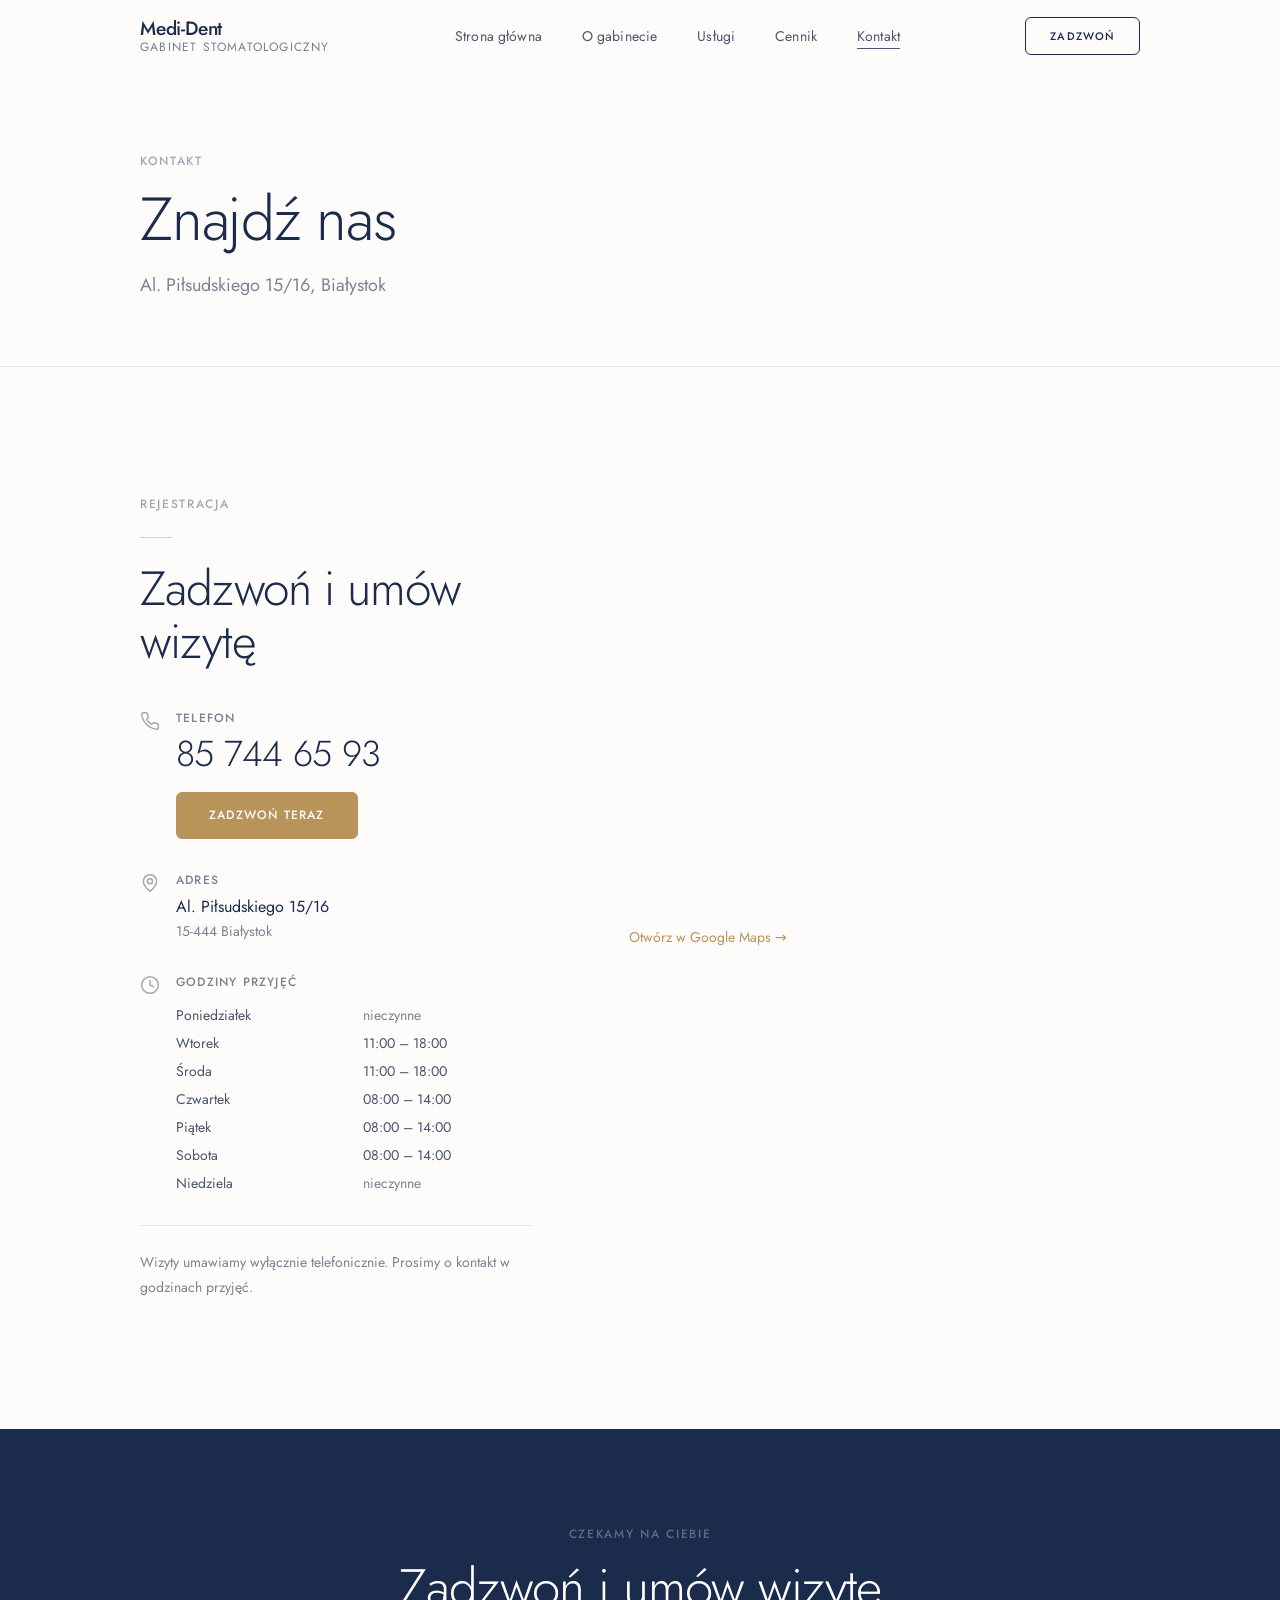
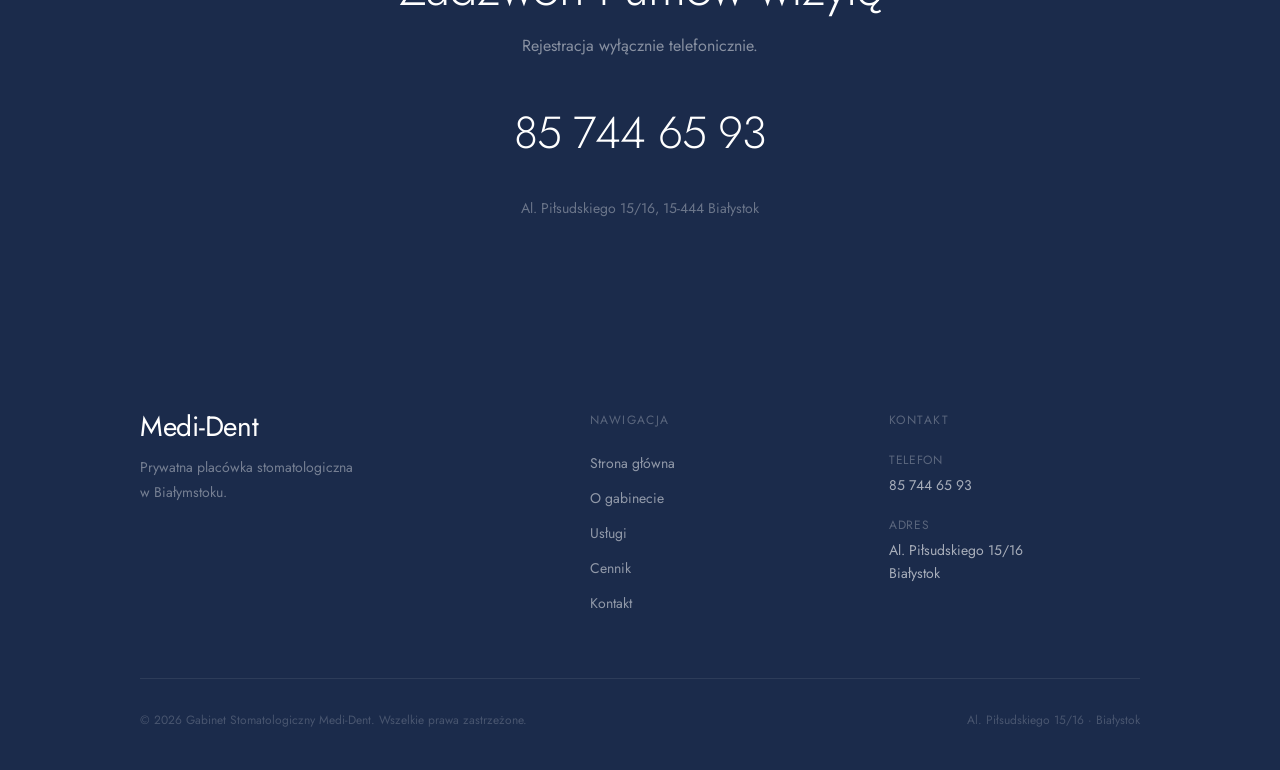
<file: kontakt.html>
<!DOCTYPE html>
<html lang="pl">
<head>
  <meta charset="UTF-8" />
  <meta name="viewport" content="width=device-width, initial-scale=1.0" />
  <title>Kontakt — Gabinet Stomatologiczny Medi-Dent | Białystok, Al. Piłsudskiego 15/16</title>
  <meta name="description" content="Skontaktuj się z gabinetem Medi-Dent w Białymstoku. Rejestracja wyłącznie telefonicznie. Al. Piłsudskiego 15/16." />
  <meta name="robots" content="index, follow, max-snippet:-1, max-image-preview:large" />
  <meta name="theme-color" content="#1B2B4B" />
  <link rel="canonical" href="https://medi-dent.pl/kontakt.html" />
  <meta property="og:type" content="website" />
  <meta property="og:locale" content="pl_PL" />
  <meta property="og:title" content="Kontakt — Gabinet Stomatologiczny Medi-Dent | Białystok" />
  <meta property="og:description" content="Rejestracja wyłącznie telefonicznie. Al. Piłsudskiego 15/16, Białystok." />
  <meta property="og:image" content="https://medi-dent.pl/assets/og-image.jpg" />
  <link rel="preconnect" href="https://fonts.googleapis.com" />
  <link rel="preconnect" href="https://fonts.gstatic.com" crossorigin />
  <link rel="stylesheet" href="https://fonts.googleapis.com/css2?family=Jost:wght@300;400;500;600&display=swap" />
  <link rel="stylesheet" href="css/tokens.css" />
  <link rel="stylesheet" href="css/base.css" />
  <link rel="stylesheet" href="css/layout.css" />
  <link rel="stylesheet" href="css/components.css" />
  <link rel="stylesheet" href="css/animations.css" />
  <link rel="stylesheet" href="css/responsive.css" />
  <!-- Google Tag Manager -->
  <script>(function(w,d,s,l,i){w[l]=w[l]||[];w[l].push({'gtm.start':
  new Date().getTime(),event:'gtm.js'});var f=d.getElementsByTagName(s)[0],
  j=d.createElement(s),dl=l!='dataLayer'?'&l='+l:'';j.async=true;j.src=
  'https://www.googletagmanager.com/gtm.js?id='+i+dl;f.parentNode.insertBefore(j,f);
  })(window,document,'script','dataLayer','GTM-WGWNVMGG');</script>
  <!-- End Google Tag Manager -->
  <style>
    .contact-address-row {
      display: contents;
    }
    .contact-minimap {
      display: none;
    }
    @media (max-width: 767px) {
      .contact-address-row {
        display: flex;
        align-items: flex-start;
        justify-content: space-between;
        gap: var(--space-4);
        width: 100%;
      }
      .contact-address-text {
        flex: 1;
      }
      .contact-minimap {
        display: block;
        flex-shrink: 0;
        width: 110px;
        height: 82px;
        border-radius: var(--radius-sm);
        overflow: hidden;
        border: 1px solid var(--color-border);
        cursor: pointer;
      }
      .contact-minimap iframe {
        width: 100%;
        height: 100%;
        border: 0;
        pointer-events: none;
      }
    }
  </style>

  <script type="application/ld+json">
  {
    "@context": "https://schema.org",
    "@type": "ContactPage",
    "name": "Kontakt — Gabinet Stomatologiczny Medi-Dent",
    "url": "https://medi-dent.pl/kontakt.html",
    "publisher": {
      "@type": "Dentist",
      "name": "Gabinet Stomatologiczny Medi-Dent",
      "telephone": "857446593",
      "address": {
        "@type": "PostalAddress",
        "streetAddress": "Al. Piłsudskiego 15/16",
        "addressLocality": "Białystok",
        "postalCode": "15-444",
        "addressCountry": "PL"
      }
    }
  }
  </script>
</head>
<body>
  <!-- Google Tag Manager (noscript) -->
  <noscript><iframe src="https://www.googletagmanager.com/ns.html?id=GTM-WGWNVMGG"
  height="0" width="0" style="display:none;visibility:hidden"></iframe></noscript>
  <!-- End Google Tag Manager (noscript) -->

  <a href="#main-content" class="skip-link">Przejdź do treści</a>

  <header class="nav" role="banner">
    <div class="nav__inner">
      <a href="index.html" class="nav__logo" aria-label="Medi-Dent — strona główna">
        <span class="nav__logo-name">Medi-Dent</span>
        <span class="nav__logo-tagline">Gabinet Stomatologiczny</span>
      </a>
      <nav class="nav__links" aria-label="Nawigacja główna">
        <a href="index.html"       class="nav__link">Strona główna</a>
        <a href="o-gabinecie.html" class="nav__link">O gabinecie</a>
        <a href="uslugi.html"      class="nav__link">Usługi</a>
        <a href="cennik.html"      class="nav__link">Cennik</a>
        <a href="kontakt.html"     class="nav__link" aria-current="page">Kontakt</a>
      </nav>
      <a href="tel:857446593" class="btn btn--outline btn--sm nav__cta">Zadzwoń</a>
      <button class="nav__hamburger" aria-label="Otwórz menu"
              aria-expanded="false" aria-controls="mobile-menu">
        <span></span><span></span><span></span>
      </button>
    </div>
  </header>

  <nav class="nav__mobile" id="mobile-menu" aria-label="Menu mobilne">
    <a href="index.html"       class="nav__mobile-link">Strona główna</a>
    <a href="o-gabinecie.html" class="nav__mobile-link">O gabinecie</a>
    <a href="uslugi.html"      class="nav__mobile-link">Usługi</a>
    <a href="cennik.html"      class="nav__mobile-link">Cennik</a>
    <a href="kontakt.html"     class="nav__mobile-link">Kontakt</a>
    <a href="tel:857446593" class="btn btn--outline nav__mobile-cta">Zadzwoń</a>
  </nav>

  <main id="main-content">

    <div class="page-hero section--warm">
      <div class="container">
        <span class="page-hero__label label">Kontakt</span>
        <h1 class="page-hero__title">Znajdź nas</h1>
        <p class="page-hero__subtitle">Al. Piłsudskiego 15/16, Białystok</p>
      </div>
    </div>

    <section class="section" aria-labelledby="contact-heading">
      <div class="container">
        <div class="contact-layout">

          <div class="reveal">
            <span class="label">Rejestracja</span>
            <span class="divider" aria-hidden="true"></span>
            <h2 class="section-header__title" id="contact-heading"
                style="margin-bottom: var(--space-10);">
              Zadzwoń i umów wizytę
            </h2>

            <div class="contact-info__item">
              <div class="contact-info__icon" aria-hidden="true">
                <svg viewBox="0 0 20 20" fill="none" stroke="currentColor"
                     stroke-width="1.5" stroke-linecap="round" stroke-linejoin="round">
                  <path d="M18.33 14.1v2.5a1.67 1.67 0 0 1-1.82 1.67
                           A16.5 16.5 0 0 1 9.32 15.7a16.24 16.24 0 0 1-5-5
                           A16.5 16.5 0 0 1 1.74 3.3 1.67 1.67 0 0 1 3.4 1.67h2.5
                           a1.67 1.67 0 0 1 1.67 1.43c.1.8.3 1.59.58 2.34
                           a1.67 1.67 0 0 1-.38 1.76L6.74 8.26a13.33 13.33 0 0 0 5 5
                           l1.06-1.06a1.67 1.67 0 0 1 1.76-.38c.75.28 1.54.48 2.34.58
                           a1.67 1.67 0 0 1 1.43 1.7z"/>
                </svg>
              </div>
              <div>
                <p class="contact-info__label">Telefon</p>
                <a href="tel:857446593" class="contact-info__value"
                   style="font-family: var(--font-display); font-size: var(--text-2xl);
                          font-weight: 300; letter-spacing: -0.02em; color: var(--color-navy);
                          text-decoration: none; display: block; line-height: 1.2;">
                  85 744 65 93
                </a>
                <a href="tel:857446593" class="btn btn--gold"
                   style="margin-top: var(--space-4);">
                  Zadzwoń teraz
                </a>
              </div>
            </div>

            <div class="contact-info__item">
              <div class="contact-info__icon" aria-hidden="true">
                <svg viewBox="0 0 20 20" fill="none" stroke="currentColor"
                     stroke-width="1.5" stroke-linecap="round" stroke-linejoin="round">
                  <path d="M10 1.67A6.67 6.67 0 0 0 3.33 8.33C3.33 12.92 10 18.33 10 18.33S16.67 12.92 16.67 8.33A6.67 6.67 0 0 0 10 1.67z"/>
                  <circle cx="10" cy="8.33" r="2.5"/>
                </svg>
              </div>
              <div class="contact-address-row">
                <div class="contact-address-text">
                  <p class="contact-info__label">Adres</p>
                  <p class="contact-info__value">Al. Piłsudskiego 15/16</p>
                  <span style="font-size: var(--text-sm); color: var(--color-text-muted);
                               display: block; margin-top: 2px;">
                    15-444 Białystok
                  </span>
                </div>
                <a href="https://www.google.com/maps/place/Medi-dent.+Gabinet+stomatologiczny/@53.1366675,23.1554619,17z/data=!3m1!4b1!4m6!3m5!1s0x471ffc108706d839:0x137338db9afc61dd!8m2!3d53.1366675!4d23.1554619!16s%2Fg%2F1tfm5dxs" target="_blank" rel="noopener" class="contact-minimap" aria-label="Otwórz wizytówkę gabinetu w Google Maps">
                  <iframe
                    src="https://www.google.com/maps/embed?pb=!1m18!1m12!1m3!1d2383.8!2d23.1624!3d53.1325!2m3!1f0!2f0!3f0!3m2!1i1024!2i768!4f13.1!3m3!1m2!1s0x471ffc6f36c6de9b%3A0x3e0d9f47f6b8c12a!2sAl.%20J%C3%B3zefa%20Pi%C5%82sudskiego%2015%2C%2015-443%20Bia%C5%82ystok!5e0!3m2!1spl!2spl!4v1700000000000!5m2!1spl!2spl"
                    tabindex="-1"
                    aria-hidden="true"
                    loading="lazy"
                    referrerpolicy="no-referrer-when-downgrade">
                  </iframe>
                </a>
              </div>
            </div>

            <div class="contact-info__item">
              <div class="contact-info__icon" aria-hidden="true">
                <svg viewBox="0 0 20 20" fill="none" stroke="currentColor"
                     stroke-width="1.5" stroke-linecap="round" stroke-linejoin="round">
                  <circle cx="10" cy="10" r="8.33"/>
                  <polyline points="10 5.83 10 10 13.33 11.67"/>
                </svg>
              </div>
              <div style="flex: 1;">
                <p class="contact-info__label">Godziny przyjęć</p>
                <div style="display: grid; grid-template-columns: 1fr 1fr;
                            gap: var(--space-2) var(--space-4); margin-top: var(--space-3);">

                  <span style="font-family: var(--font-body); font-size: var(--text-sm);
                               color: var(--color-navy-80);">Poniedziałek</span>
                  <span style="font-family: var(--font-body); font-size: var(--text-sm);
                               color: var(--color-text-muted);">nieczynne</span>

                  <span style="font-family: var(--font-body); font-size: var(--text-sm);
                               color: var(--color-navy-80);">Wtorek</span>
                  <span style="font-family: var(--font-body); font-size: var(--text-sm);
                               color: var(--color-navy-80);">11:00&nbsp;&ndash;&nbsp;18:00</span>

                  <span style="font-family: var(--font-body); font-size: var(--text-sm);
                               color: var(--color-navy-80);">Środa</span>
                  <span style="font-family: var(--font-body); font-size: var(--text-sm);
                               color: var(--color-navy-80);">11:00&nbsp;&ndash;&nbsp;18:00</span>

                  <span style="font-family: var(--font-body); font-size: var(--text-sm);
                               color: var(--color-navy-80);">Czwartek</span>
                  <span style="font-family: var(--font-body); font-size: var(--text-sm);
                               color: var(--color-navy-80);">08:00&nbsp;&ndash;&nbsp;14:00</span>

                  <span style="font-family: var(--font-body); font-size: var(--text-sm);
                               color: var(--color-navy-80);">Piątek</span>
                  <span style="font-family: var(--font-body); font-size: var(--text-sm);
                               color: var(--color-navy-80);">08:00&nbsp;&ndash;&nbsp;14:00</span>

                  <span style="font-family: var(--font-body); font-size: var(--text-sm);
                               color: var(--color-navy-80);">Sobota</span>
                  <span style="font-family: var(--font-body); font-size: var(--text-sm);
                               color: var(--color-navy-80);">08:00&nbsp;&ndash;&nbsp;14:00</span>

                  <span style="font-family: var(--font-body); font-size: var(--text-sm);
                               color: var(--color-navy-80);">Niedziela</span>
                  <span style="font-family: var(--font-body); font-size: var(--text-sm);
                               color: var(--color-text-muted);">nieczynne</span>

                </div>
              </div>
            </div>

            <div class="reveal reveal-delay-2"
                 style="border-top: 1px solid var(--color-border);
                        margin-top: var(--space-8);
                        padding-top: var(--space-6);">
              <p style="font-family: var(--font-body); font-size: var(--text-sm);
                        color: var(--color-text-muted); line-height: var(--leading-loose);">
                Wizyty umawiamy wyłącznie telefonicznie. Prosimy o kontakt
                w godzinach przyjęć.
              </p>
            </div>
          </div>

          <div class="reveal reveal-delay-1">
            <a href="https://www.google.com/maps/place/Medi-dent.+Gabinet+stomatologiczny/@53.1366675,23.1554619,17z/data=!3m1!4b1!4m6!3m5!1s0x471ffc108706d839:0x137338db9afc61dd!8m2!3d53.1366675!4d23.1554619!16s%2Fg%2F1tfm5dxs"
               target="_blank"
               rel="noopener"
               aria-label="Otwórz wizytówkę Medi-Dent w Google Maps"
               style="display: block; position: relative; border-radius: var(--radius-md); overflow: hidden;">
              <iframe
                id="map-iframe"
                src="https://www.google.com/maps/embed?pb=!1m18!1m12!1m3!1d2383.8!2d23.1624!3d53.1325!2m3!1f0!2f0!3f0!3m2!1i1024!2i768!4f13.1!3m3!1m2!1s0x471ffc6f36c6de9b%3A0x3e0d9f47f6b8c12a!2sAl.%20J%C3%B3zefa%20Pi%C5%82sudskiego%2015%2C%2015-443%20Bia%C5%82ystok!5e0!3m2!1spl!2spl!4v1700000000000!5m2!1spl!2spl"
                width="100%"
                height="420"
                style="border: 0; display: block; pointer-events: none;"
                allowfullscreen=""
                loading="lazy"
                referrerpolicy="no-referrer-when-downgrade"
                title="Lokalizacja Gabinetu Stomatologicznego Medi-Dent w Białymstoku">
              </iframe>
            </a>

            <a href="https://www.google.com/maps/place/Medi-dent.+Gabinet+stomatologiczny/@53.1366675,23.1554619,17z/data=!3m1!4b1!4m6!3m5!1s0x471ffc108706d839:0x137338db9afc61dd!8m2!3d53.1366675!4d23.1554619!16s%2Fg%2F1tfm5dxs"
               target="_blank"
               rel="noopener"
               style="display: inline-block; margin-top: var(--space-3);
                      font-size: var(--text-sm); color: var(--color-gold);
                      text-decoration: none; font-family: var(--font-body);">
              Otwórz w Google Maps →
            </a>


          </div>

        </div>
      </div>
    </section>

    <section class="section--dark" aria-labelledby="cta-contact-heading">
      <div class="cta-block">
        <span class="cta-block__label">Czekamy na Ciebie</span>
        <h2 class="cta-block__title" id="cta-contact-heading">
          Zadzwoń i umów wizytę
        </h2>
        <p class="cta-block__subtitle">
          Rejestracja wyłącznie telefonicznie.
        </p>
        <a href="tel:857446593" class="cta-block__phone">85 744 65 93</a>
        <p style="font-size: var(--text-sm); color: rgba(255,255,255,0.35);
                  margin-top: var(--space-3);">
          Al. Piłsudskiego 15/16, 15-444 Białystok
        </p>
      </div>
    </section>

  </main>

  <footer class="footer" role="contentinfo">
    <div class="container">
      <div class="footer__grid">
        <div>
          <p class="footer__brand-name">Medi-Dent</p>
          <p class="footer__brand-tagline">
            Prywatna placówka stomatologiczna<br>
            w Białymstoku.
          </p>
        </div>
        <div>
          <p class="footer__heading">Nawigacja</p>
          <ul class="footer__links">
            <li><a href="index.html"       class="footer__link">Strona główna</a></li>
            <li><a href="o-gabinecie.html" class="footer__link">O gabinecie</a></li>
            <li><a href="uslugi.html"      class="footer__link">Usługi</a></li>
            <li><a href="cennik.html"      class="footer__link">Cennik</a></li>
            <li><a href="kontakt.html"     class="footer__link">Kontakt</a></li>
          </ul>
        </div>
        <div>
          <p class="footer__heading">Kontakt</p>
          <div class="footer__contact-item">
            <span class="footer__contact-label">Telefon</span>
            <a href="tel:857446593" class="footer__contact-value">85 744 65 93</a>
          </div>
          <div class="footer__contact-item">
            <span class="footer__contact-label">Adres</span>
            <span class="footer__contact-value">
              Al. Piłsudskiego 15/16<br>Białystok
            </span>
          </div>
        </div>
      </div>
      <div class="footer__bottom">
        <p class="footer__copy">
          &copy; <span id="footer-year"></span>
          Gabinet Stomatologiczny Medi-Dent. Wszelkie prawa zastrzeżone.
        </p>
        <p class="footer__copy">Al. Piłsudskiego 15/16 &middot; Białystok</p>
      </div>
    </div>
  </footer>

  <a href="tel:857446593" class="floating-cta" aria-label="Zadzwoń do gabinetu">
    <svg viewBox="0 0 24 24" fill="none" stroke="currentColor"
         stroke-width="1.5" stroke-linecap="round" stroke-linejoin="round"
         aria-hidden="true">
      <path d="M22 16.92v3a2 2 0 0 1-2.18 2 19.79 19.79 0 0 1-8.63-3.07
               A19.5 19.5 0 0 1 5.5 13.5a19.79 19.79 0 0 1-3.07-8.67
               A2 2 0 0 1 4.41 2h3a2 2 0 0 1 2 1.72c.127.96.361 1.903.7 2.81
               a2 2 0 0 1-.45 2.11L8.09 9.91a16 16 0 0 0 6 6l1.27-1.27
               a2 2 0 0 1 2.11-.45c.907.339 1.85.573 2.81.7A2 2 0 0 1 22 16.92z"/>
    </svg>
    Zadzwoń
  </a>

  <script src="js/main.js" defer></script>
  <script src="js/animations.js" defer></script>

</body>
</html>
</file>
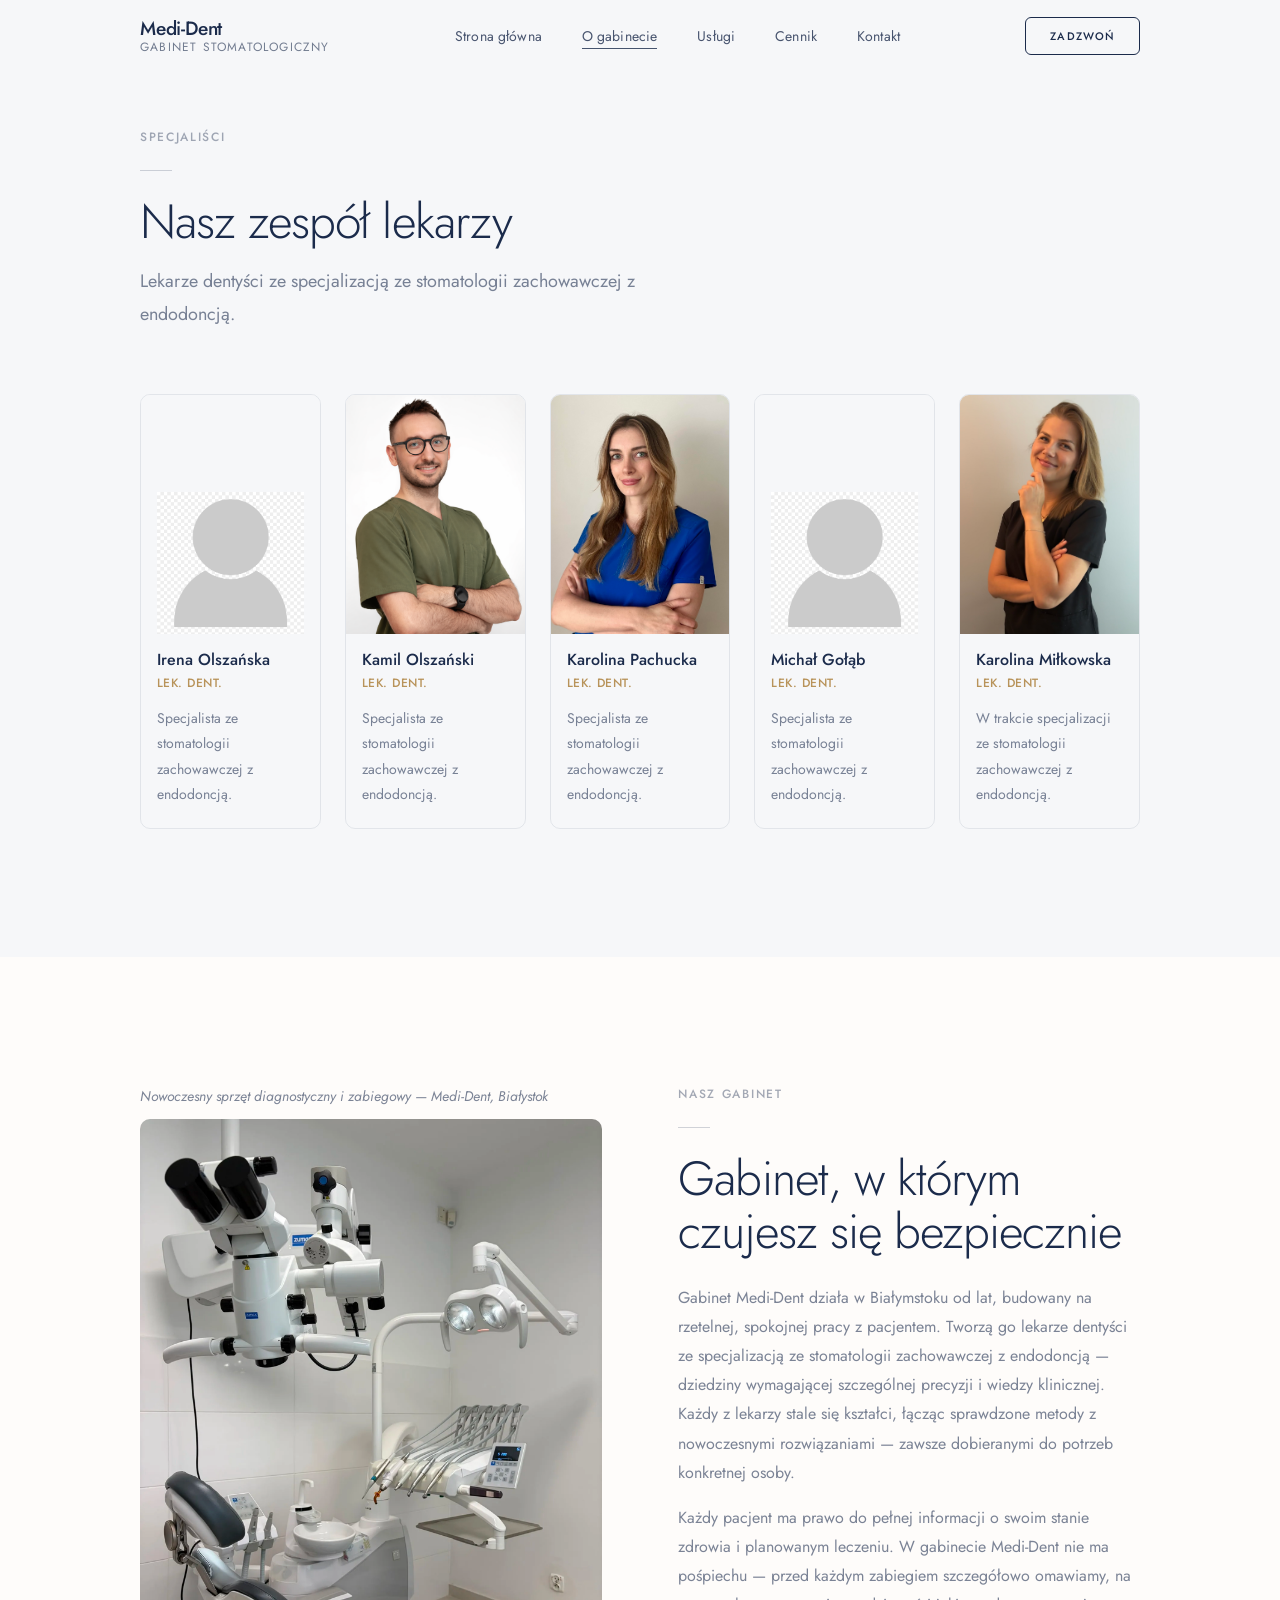
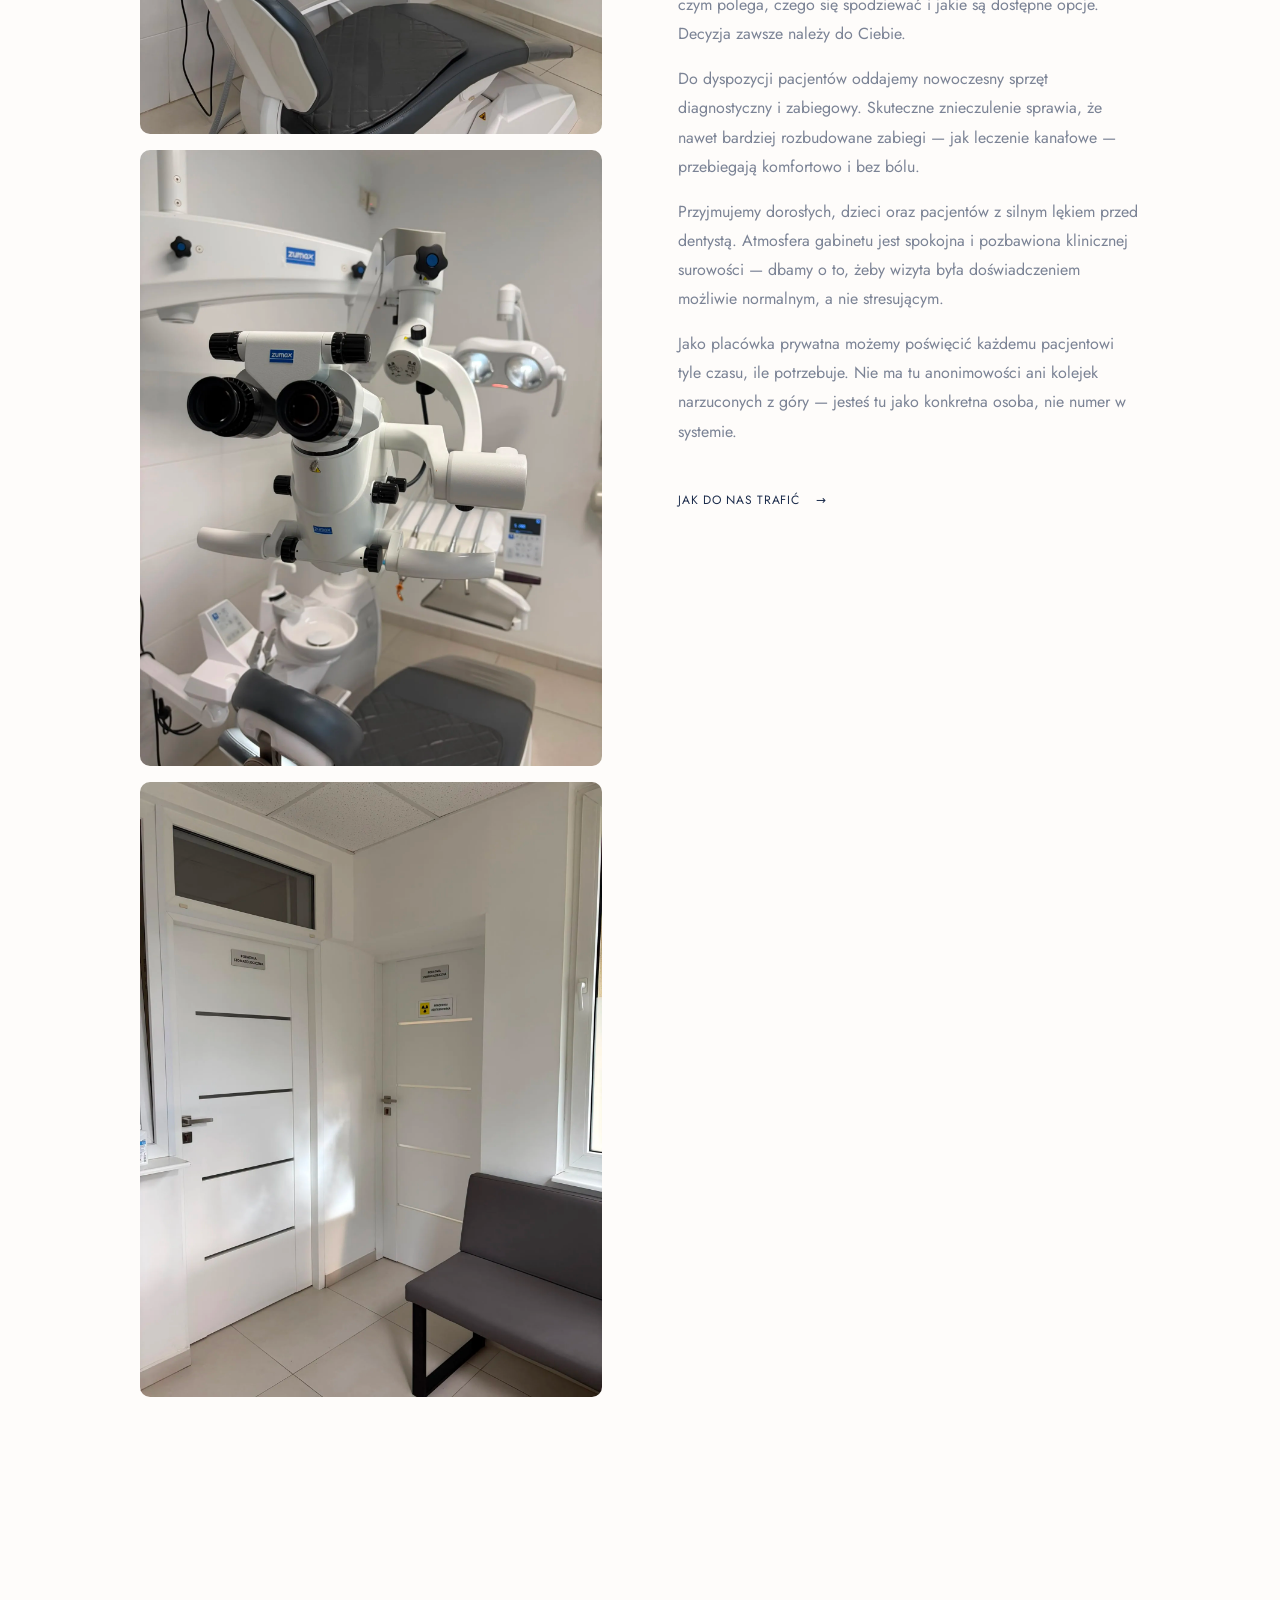
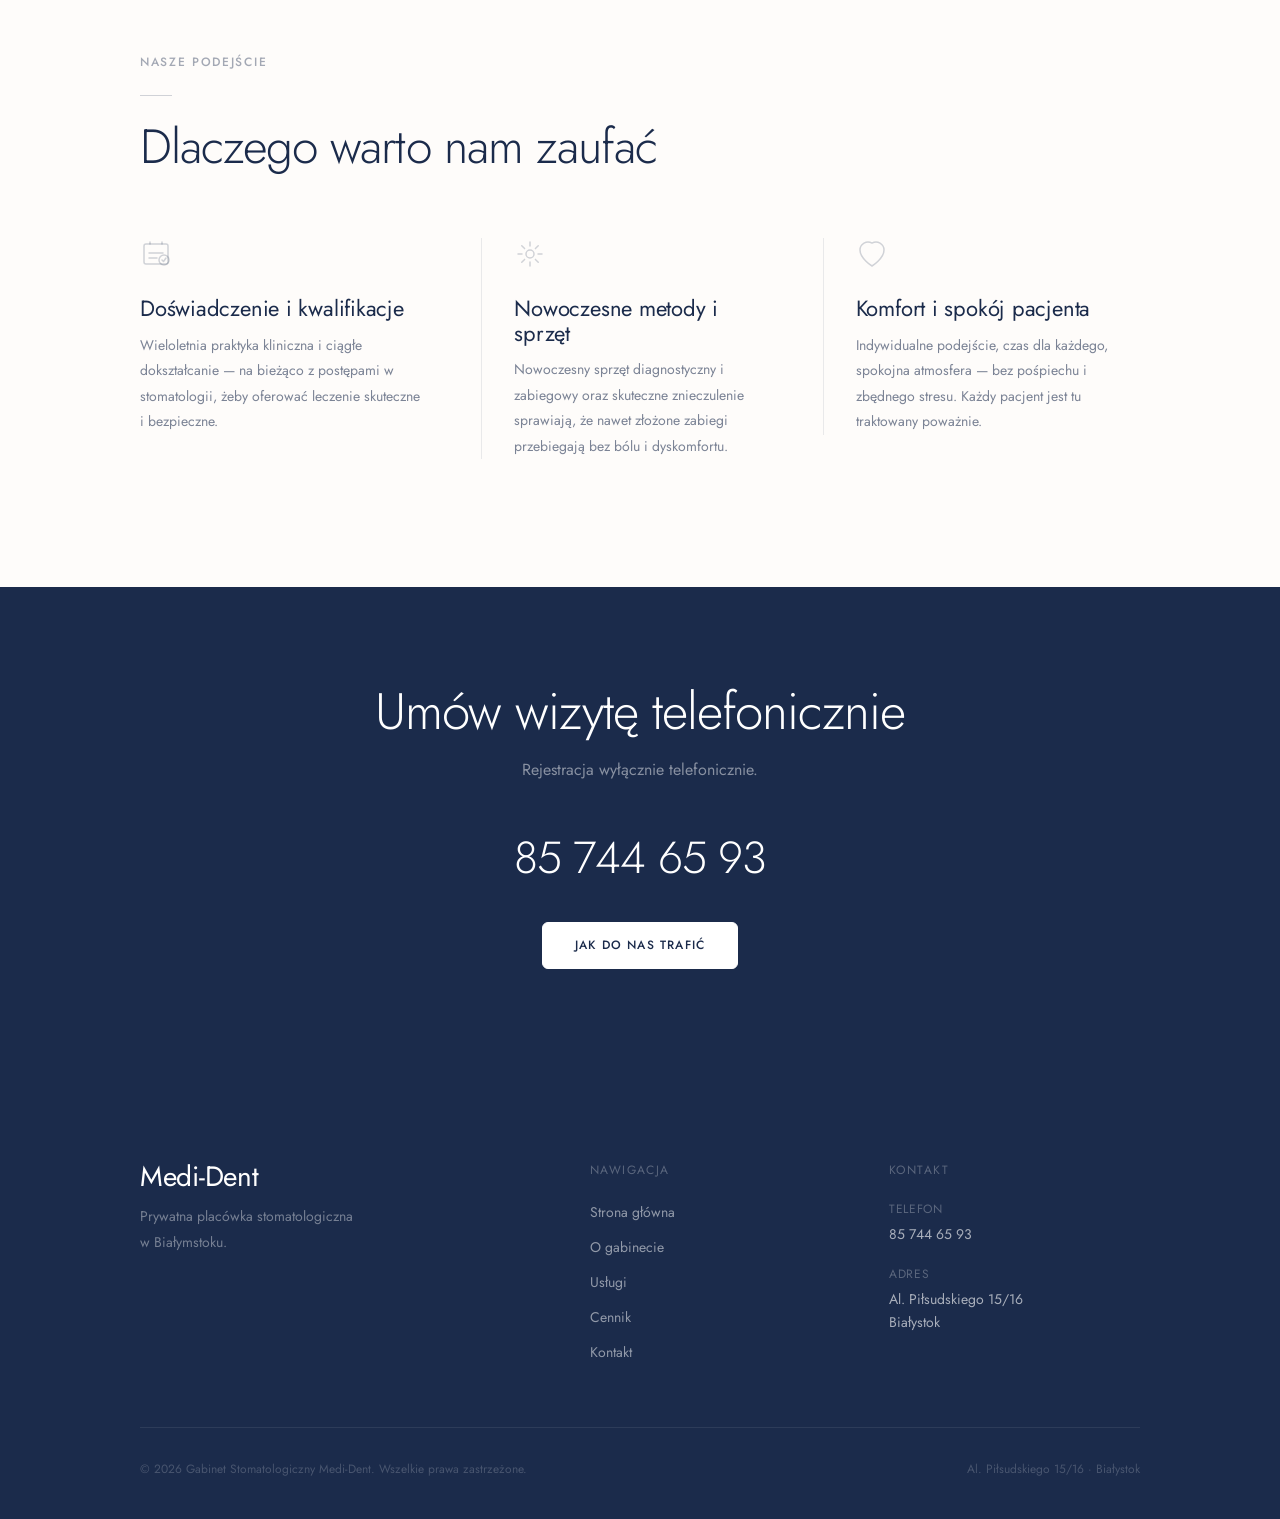
<file: o-gabinecie.html>
<!DOCTYPE html>
<html lang="pl">
<head>
  <meta charset="UTF-8" />
  <meta name="viewport" content="width=device-width, initial-scale=1.0" />
  <title>O Gabinecie — Medi-Dent Białystok | Zespół lekarzy dentystów</title>
  <meta name="description" content="Poznaj gabinet stomatologiczny Medi-Dent i nasz zespół lekarzy dentystów ze specjalizacją z endodoncji. Prywatna placówka w Białymstoku — wieloletnie doświadczenie, indywidualne podejście." />
  <meta name="robots" content="index, follow, max-snippet:-1, max-image-preview:large" />
  <meta name="theme-color" content="#1B2B4B" />
  <link rel="canonical" href="https://medi-dent.pl/o-gabinecie.html" />
  <meta property="og:type" content="website" />
  <meta property="og:locale" content="pl_PL" />
  <meta property="og:title" content="O Gabinecie — Medi-Dent Białystok" />
  <meta property="og:description" content="Poznaj gabinet stomatologiczny Medi-Dent i nasz zespół. Prywatna placówka stomatologiczna w Białymstoku — specjaliści z endodoncji i stomatologii zachowawczej." />
  <meta property="og:image" content="https://medi-dent.pl/assets/og-image.jpg" />
  <link rel="preconnect" href="https://fonts.googleapis.com" />
  <link rel="preconnect" href="https://fonts.gstatic.com" crossorigin />
  <link rel="stylesheet" href="https://fonts.googleapis.com/css2?family=Jost:wght@300;400;500;600&display=swap" />
  <link rel="stylesheet" href="css/tokens.css" />
  <link rel="stylesheet" href="css/base.css" />
  <link rel="stylesheet" href="css/layout.css" />
  <link rel="stylesheet" href="css/components.css" />
  <link rel="stylesheet" href="css/animations.css" />
  <link rel="stylesheet" href="css/responsive.css" />
  <!-- Google Tag Manager -->
  <script>(function(w,d,s,l,i){w[l]=w[l]||[];w[l].push({'gtm.start':
  new Date().getTime(),event:'gtm.js'});var f=d.getElementsByTagName(s)[0],
  j=d.createElement(s),dl=l!='dataLayer'?'&l='+l:'';j.async=true;j.src=
  'https://www.googletagmanager.com/gtm.js?id='+i+dl;f.parentNode.insertBefore(j,f);
  })(window,document,'script','dataLayer','GTM-WGWNVMGG');</script>
  <!-- End Google Tag Manager -->
  <style>
    .team-grid {
      display: grid;
      grid-template-columns: repeat(auto-fit, minmax(160px, 1fr));
      gap: var(--space-6);
      margin-top: var(--space-10);
    }
    .team-card {
      background: var(--color-surface);
      border: 1px solid var(--color-border);
      border-radius: var(--radius-md);
      overflow: hidden;
      transition: box-shadow 0.2s ease, transform 0.2s ease;
    }
    .team-card:hover {
      transform: translateY(-3px);
      box-shadow: 0 8px 24px rgba(27, 43, 75, 0.10);
    }
    .team-card__photo {
      width: 100%;
      aspect-ratio: 3 / 4;
      background: var(--color-bg);
      display: flex;
      align-items: center;
      justify-content: center;
      overflow: hidden;
    }
    .team-card__photo img {
      width: 100%;
      height: 100%;
      object-fit: cover;
      display: block;
    }
    .team-card__photo img[src*="placeholder"] {
      object-fit:      contain;
      object-position: center bottom;
      padding:         var(--space-6) var(--space-4) 0;
      background:      var(--color-bg);
    }
    .team-card__photo-placeholder {
      display: flex;
      flex-direction: column;
      align-items: center;
      gap: var(--space-3);
      color: var(--color-text-muted);
    }
    .team-card__photo-placeholder svg {
      width: 48px;
      height: 48px;
      opacity: 0.30;
      stroke: var(--color-navy);
    }
    .team-card__photo-placeholder span {
      font-size: var(--text-xs);
      opacity: 0.45;
      letter-spacing: 0.04em;
    }
    .team-card__body {
      padding: var(--space-4) var(--space-4) var(--space-5);
    }
    .team-card__name {
      font-family: var(--font-display);
      font-size: var(--text-base);
      font-weight: 500;
      color: var(--color-navy);
      margin: 0 0 var(--space-1);
      line-height: 1.3;
    }
    .team-card__role {
      font-size: var(--text-xs);
      color: var(--color-gold);
      font-weight: 500;
      letter-spacing: 0.04em;
      text-transform: uppercase;
      margin: 0 0 var(--space-3);
    }
    .team-card__desc {
      font-size: var(--text-sm);
      color: var(--color-text-muted);
      line-height: var(--leading-loose);
      margin: 0;
    }
  </style>
  <script type="application/ld+json">
  {
    "@context": "https://schema.org",
    "@type": "Dentist",
    "name": "Gabinet Stomatologiczny Medi-Dent",
    "description": "Prywatna placówka stomatologiczna w Białymstoku",
    "url": "https://medi-dent.pl",
    "telephone": "857446593",
    "address": {
      "@type": "PostalAddress",
      "streetAddress": "Al. Piłsudskiego 15/16",
      "addressLocality": "Białystok",
      "postalCode": "15-446",
      "addressCountry": "PL"
    },
    "medicalSpecialty": "Dentistry"
  }
  </script>
</head>
<body>
  <!-- Google Tag Manager (noscript) -->
  <noscript><iframe src="https://www.googletagmanager.com/ns.html?id=GTM-WGWNVMGG"
  height="0" width="0" style="display:none;visibility:hidden"></iframe></noscript>
  <!-- End Google Tag Manager (noscript) -->

  <a href="#main-content" class="skip-link">Przejdź do treści</a>

  <header class="nav" role="banner">
    <div class="nav__inner">
      <a href="index.html" class="nav__logo" aria-label="Medi-Dent — strona główna">
        <span class="nav__logo-name">Medi-Dent</span>
        <span class="nav__logo-tagline">Gabinet Stomatologiczny</span>
      </a>
      <nav class="nav__links" aria-label="Nawigacja główna">
        <a href="index.html"       class="nav__link">Strona główna</a>
        <a href="o-gabinecie.html" class="nav__link" aria-current="page">O gabinecie</a>
        <a href="uslugi.html"      class="nav__link">Usługi</a>
        <a href="cennik.html"      class="nav__link">Cennik</a>
        <a href="kontakt.html"     class="nav__link">Kontakt</a>
      </nav>
      <a href="tel:857446593" class="btn btn--outline btn--sm nav__cta">Zadzwoń</a>
      <button class="nav__hamburger" aria-label="Otwórz menu"
              aria-expanded="false" aria-controls="mobile-menu">
        <span></span><span></span><span></span>
      </button>
    </div>
  </header>

  <nav class="nav__mobile" id="mobile-menu" aria-label="Menu mobilne">
    <a href="index.html"       class="nav__mobile-link">Strona główna</a>
    <a href="o-gabinecie.html" class="nav__mobile-link">O gabinecie</a>
    <a href="uslugi.html"      class="nav__mobile-link">Usługi</a>
    <a href="cennik.html"      class="nav__mobile-link">Cennik</a>
    <a href="kontakt.html"     class="nav__mobile-link">Kontakt</a>
    <a href="tel:857446593" class="btn btn--outline nav__mobile-cta">Zadzwoń</a>
  </nav>

  <main id="main-content">

    <section class="section section--alt" aria-labelledby="team-heading">
      <div class="container">
        <div class="section-header">
          <span class="label reveal">Specjaliści</span>
          <span class="divider reveal reveal-delay-1" aria-hidden="true"></span>
          <h2 class="section-header__title reveal reveal-delay-2" id="team-heading">
            Nasz zespół lekarzy
          </h2>
          <p class="section-header__subtitle reveal reveal-delay-3">
            Lekarze dentyści ze specjalizacją ze stomatologii zachowawczej
            z endodoncją.
          </p>
        </div>

        <div class="team-grid">

          <article class="team-card reveal">
            <div class="team-card__photo">
              <img
                src="assets/team/placeholder.png"
                alt="lek. dent. Irena Olszańska — Gabinet Medi-Dent Białystok"
                loading="lazy"
                width="600"
                height="800"
              />
            </div>
            <div class="team-card__body">
              <p class="team-card__name">Irena Olszańska</p>
              <p class="team-card__role">Lek. dent.</p>
              <p class="team-card__desc">Specjalista ze stomatologii zachowawczej z endodoncją.</p>
            </div>
          </article>

          <article class="team-card reveal reveal-delay-1">
            <div class="team-card__photo">
              <img
                src="assets/team/foto-olszanski-kamil.png"
                alt="lek. dent. Kamil Olszański — Gabinet Medi-Dent Białystok"
                loading="lazy"
                width="600"
                height="800"
                style="object-position: center 15%;"
              />
            </div>
            <div class="team-card__body">
              <p class="team-card__name">Kamil Olszański</p>
              <p class="team-card__role">Lek. dent.</p>
              <p class="team-card__desc">Specjalista ze stomatologii zachowawczej z endodoncją.</p>
            </div>
          </article>

          <article class="team-card reveal reveal-delay-2">
            <div class="team-card__photo">
              <img
                src="assets/team/foto-karolina_pachucka.jpg"
                alt="lek. dent. Karolina Pachucka — Gabinet Medi-Dent Białystok"
                loading="lazy"
                width="600"
                height="800"
              />
            </div>
            <div class="team-card__body">
              <p class="team-card__name">Karolina Pachucka</p>
              <p class="team-card__role">Lek. dent.</p>
              <p class="team-card__desc">Specjalista ze stomatologii zachowawczej z endodoncją.</p>
            </div>
          </article>

          <article class="team-card reveal reveal-delay-3">
            <div class="team-card__photo">
              <img
                src="assets/team/placeholder.png"
                alt="lek. dent. Michał Gołąb — Gabinet Medi-Dent Białystok"
                loading="lazy"
                width="600"
                height="800"
              />
            </div>
            <div class="team-card__body">
              <p class="team-card__name">Michał Gołąb</p>
              <p class="team-card__role">Lek. dent.</p>
              <p class="team-card__desc">Specjalista ze stomatologii zachowawczej z endodoncją.</p>
            </div>
          </article>

          <article class="team-card reveal reveal-delay-4">
            <div class="team-card__photo">
              <img
                src="assets/team/foto-milkowska-karolina2.jpeg"
                alt="lek. dent. Karolina Miłkowska — Gabinet Medi-Dent Białystok"
                loading="lazy"
                width="600"
                height="800"
              />
            </div>
            <div class="team-card__body">
              <p class="team-card__name">Karolina Miłkowska</p>
              <p class="team-card__role">Lek. dent.</p>
              <p class="team-card__desc">W trakcie specjalizacji ze stomatologii zachowawczej z endodoncją.</p>
            </div>
          </article>

        </div>
      </div>
    </section>

    <section class="section" aria-labelledby="about-main-heading">
      <div class="container">
        <div class="about-layout">

          <div class="reveal">
            <p style="font-size: var(--text-sm); color: var(--color-text-muted);
                      margin-bottom: var(--space-3); font-style: italic;">
              Nowoczesny sprzęt diagnostyczny i zabiegowy — Medi-Dent, Białystok
            </p>
            <div class="hover-zoom"
                 style="border-radius: var(--radius-md); overflow: hidden;">
              <img
                src="assets/others/medi-dent-sprzet1.webp"
                alt="Nowoczesny sprzęt diagnostyczny i zabiegowy — Gabinet Medi-Dent w Białymstoku"
                loading="lazy"
                style="width: 100%; height: auto; display: block;"
              />
            </div>

            <div class="hover-zoom"
                 style="border-radius: var(--radius-md); overflow: hidden; margin-top: var(--space-4);">
              <img
                src="assets/others/medi-dent-sprzet2.webp"
                alt="Nowoczesny sprzęt diagnostyczny i zabiegowy — Gabinet Medi-Dent w Białymstoku"
                loading="lazy"
                style="width: 100%; height: auto; display: block;"
              />
            </div>

            <div class="hover-zoom"
                 style="border-radius: var(--radius-md); overflow: hidden; margin-top: var(--space-4);">
              <img
                src="assets/others/medi-dent-sprzet3.webp"
                alt="Nowoczesny sprzęt diagnostyczny i zabiegowy — Gabinet Medi-Dent w Białymstoku"
                loading="lazy"
                style="width: 100%; height: auto; display: block;"
              />
            </div>
          </div>

          <div>
            <span class="label reveal">Nasz gabinet</span>
            <span class="divider reveal reveal-delay-1" aria-hidden="true"></span>
            <h2 class="section-header__title reveal reveal-delay-1"
                id="about-main-heading">
              Gabinet, w którym czujesz się bezpiecznie
            </h2>
            <p class="reveal reveal-delay-2"
               style="color: var(--color-text-muted); line-height: var(--leading-loose);
                      margin-top: var(--space-6); font-size: var(--text-base);">
              Gabinet Medi-Dent działa w Białymstoku od lat, budowany na rzetelnej,
              spokojnej pracy z pacjentem. Tworzą go lekarze dentyści ze specjalizacją
              ze stomatologii zachowawczej z endodoncją&nbsp;&mdash; dziedziny wymagającej
              szczególnej precyzji i wiedzy klinicznej. Każdy z lekarzy stale się kształci,
              łącząc sprawdzone metody z nowoczesnymi rozwiązaniami&nbsp;&mdash; zawsze
              dobieranymi do potrzeb konkretnej osoby.
            </p>
            <p class="reveal reveal-delay-2"
               style="color: var(--color-text-muted); line-height: var(--leading-loose);
                      margin-top: var(--space-4); font-size: var(--text-base);">
              Każdy pacjent ma prawo do pełnej informacji o swoim stanie zdrowia
              i planowanym leczeniu. W gabinecie Medi-Dent nie ma pośpiechu
              &mdash; przed każdym zabiegiem szczegółowo omawiamy, na czym polega,
              czego się spodziewać i jakie są dostępne opcje. Decyzja zawsze należy
              do Ciebie.
            </p>
            <p class="reveal reveal-delay-3"
               style="color: var(--color-text-muted); line-height: var(--leading-loose);
                      margin-top: var(--space-4); font-size: var(--text-base);">
              Do dyspozycji pacjentów oddajemy nowoczesny sprzęt diagnostyczny
              i zabiegowy. Skuteczne znieczulenie sprawia, że nawet bardziej
              rozbudowane zabiegi&nbsp;&mdash; jak leczenie kanałowe&nbsp;&mdash; przebiegają
              komfortowo i bez bólu.
            </p>
            <p class="reveal reveal-delay-3"
               style="color: var(--color-text-muted); line-height: var(--leading-loose);
                      margin-top: var(--space-4); font-size: var(--text-base);">
              Przyjmujemy dorosłych, dzieci oraz pacjentów z silnym lękiem
              przed dentystą. Atmosfera gabinetu jest spokojna i pozbawiona
              klinicznej surowości&nbsp;&mdash; dbamy o to, żeby wizyta była
              doświadczeniem możliwie normalnym, a nie stresującym.
            </p>
            <p class="reveal reveal-delay-4"
               style="color: var(--color-text-muted); line-height: var(--leading-loose);
                      margin-top: var(--space-4); font-size: var(--text-base);">
              Jako placówka prywatna możemy poświęcić każdemu pacjentowi tyle czasu,
              ile potrzebuje. Nie ma tu anonimowości ani kolejek narzuconych z góry
              &mdash; jesteś tu jako konkretna osoba, nie numer w systemie.
            </p>
            <div class="reveal reveal-delay-4" style="margin-top: var(--space-8);">
              <a href="kontakt.html" class="btn btn--ghost">
                Jak do nas trafić
              </a>
            </div>
          </div>

        </div>
      </div>
    </section>

    <section class="section" aria-labelledby="values-heading">
      <div class="container">
        <div class="section-header">
          <span class="label reveal">Nasze podejście</span>
          <span class="divider reveal reveal-delay-1" aria-hidden="true"></span>
          <h2 class="section-header__title reveal reveal-delay-2" id="values-heading">
            Dlaczego warto nam zaufać
          </h2>
        </div>
        <div class="values-grid">
          <div class="value-card reveal reveal-delay-1">
            <div class="value-card__icon-wrap" aria-hidden="true">
              <svg viewBox="0 0 32 32" fill="none" stroke="currentColor"
                   stroke-width="1.5" stroke-linecap="round" stroke-linejoin="round">
                <rect x="4" y="6" width="24" height="20" rx="2"/>
                <path d="M10 6V4M22 6V4"/>
                <path d="M9 15h14M9 20h8"/>
                <circle cx="24" cy="22" r="5"/>
                <path d="M22 22l1.5 1.5L26 20"/>
              </svg>
            </div>
            <h3 class="value-card__title">Doświadczenie i kwalifikacje</h3>
            <p class="value-card__desc">
              Wieloletnia praktyka kliniczna i ciągłe dokształcanie&nbsp;&mdash;
              na bieżąco z postępami w stomatologii, żeby oferować leczenie
              skuteczne i bezpieczne.
            </p>
          </div>
          <div class="value-card reveal reveal-delay-2">
            <div class="value-card__icon-wrap" aria-hidden="true">
              <svg viewBox="0 0 32 32" fill="none" stroke="currentColor"
                   stroke-width="1.5" stroke-linecap="round" stroke-linejoin="round">
                <circle cx="16" cy="16" r="4"/>
                <path d="M16 4v4M16 24v4M4 16h4M24 16h4"/>
                <path d="M7.76 7.76l2.83 2.83M21.41 21.41l2.83 2.83"/>
                <path d="M21.41 10.59l2.83-2.83M7.76 24.24l2.83-2.83"/>
              </svg>
            </div>
            <h3 class="value-card__title">Nowoczesne metody i sprzęt</h3>
            <p class="value-card__desc">
              Nowoczesny sprzęt diagnostyczny i zabiegowy oraz skuteczne
              znieczulenie sprawiają, że nawet złożone zabiegi przebiegają
              bez bólu i dyskomfortu.
            </p>
          </div>
          <div class="value-card reveal reveal-delay-3">
            <div class="value-card__icon-wrap" aria-hidden="true">
              <svg viewBox="0 0 32 32" fill="none" stroke="currentColor"
                   stroke-width="1.5" stroke-linecap="round" stroke-linejoin="round">
                <path d="M16 28S4 20.5 4 12a8 8 0 0 1 12-6.93A8 8 0 0 1 28 12c0 8.5-12 16-12 16z"/>
              </svg>
            </div>
            <h3 class="value-card__title">Komfort i spokój pacjenta</h3>
            <p class="value-card__desc">
              Indywidualne podejście, czas dla każdego, spokojna atmosfera
              &mdash; bez pośpiechu i zbędnego stresu. Każdy pacjent jest tu
              traktowany poważnie.
            </p>
          </div>
        </div>
      </div>
    </section>

    <section class="section--dark" aria-labelledby="cta-about-heading">
      <div class="cta-block">
        <h2 class="cta-block__title" id="cta-about-heading">
          Umów wizytę telefonicznie
        </h2>
        <p class="cta-block__subtitle">
          Rejestracja wyłącznie telefonicznie.
        </p>
        <a href="tel:857446593" class="cta-block__phone">85 744 65 93</a>
        <a href="kontakt.html" class="btn btn--light">Jak do nas trafić</a>
      </div>
    </section>

  </main>

  <footer class="footer" role="contentinfo">
    <div class="container">
      <div class="footer__grid">
        <div>
          <p class="footer__brand-name">Medi-Dent</p>
          <p class="footer__brand-tagline">
            Prywatna placówka stomatologiczna<br>
            w Białymstoku.
          </p>
        </div>
        <div>
          <p class="footer__heading">Nawigacja</p>
          <ul class="footer__links">
            <li><a href="index.html"       class="footer__link">Strona główna</a></li>
            <li><a href="o-gabinecie.html" class="footer__link">O gabinecie</a></li>
            <li><a href="uslugi.html"      class="footer__link">Usługi</a></li>
            <li><a href="cennik.html"      class="footer__link">Cennik</a></li>
            <li><a href="kontakt.html"     class="footer__link">Kontakt</a></li>
          </ul>
        </div>
        <div>
          <p class="footer__heading">Kontakt</p>
          <div class="footer__contact-item">
            <span class="footer__contact-label">Telefon</span>
            <a href="tel:857446593" class="footer__contact-value">85 744 65 93</a>
          </div>
          <div class="footer__contact-item">
            <span class="footer__contact-label">Adres</span>
            <span class="footer__contact-value">
              Al. Piłsudskiego 15/16<br>Białystok
            </span>
          </div>
        </div>
      </div>
      <div class="footer__bottom">
        <p class="footer__copy">
          &copy; <span id="footer-year"></span>
          Gabinet Stomatologiczny Medi-Dent. Wszelkie prawa zastrzeżone.
        </p>
        <p class="footer__copy">Al. Piłsudskiego 15/16 &middot; Białystok</p>
      </div>
    </div>
  </footer>

  <a href="tel:857446593" class="floating-cta" aria-label="Zadzwoń do gabinetu">
    <svg viewBox="0 0 24 24" fill="none" stroke="currentColor"
         stroke-width="1.5" stroke-linecap="round" stroke-linejoin="round"
         aria-hidden="true">
      <path d="M22 16.92v3a2 2 0 0 1-2.18 2 19.79 19.79 0 0 1-8.63-3.07
               A19.5 19.5 0 0 1 5.5 13.5a19.79 19.79 0 0 1-3.07-8.67
               A2 2 0 0 1 4.41 2h3a2 2 0 0 1 2 1.72c.127.96.361 1.903.7 2.81
               a2 2 0 0 1-.45 2.11L8.09 9.91a16 16 0 0 0 6 6l1.27-1.27
               a2 2 0 0 1 2.11-.45c.907.339 1.85.573 2.81.7A2 2 0 0 1 22 16.92z"/>
    </svg>
    Zadzwoń
  </a>

  <script src="js/main.js" defer></script>
  <script src="js/animations.js" defer></script>

</body>
</html>
</file>
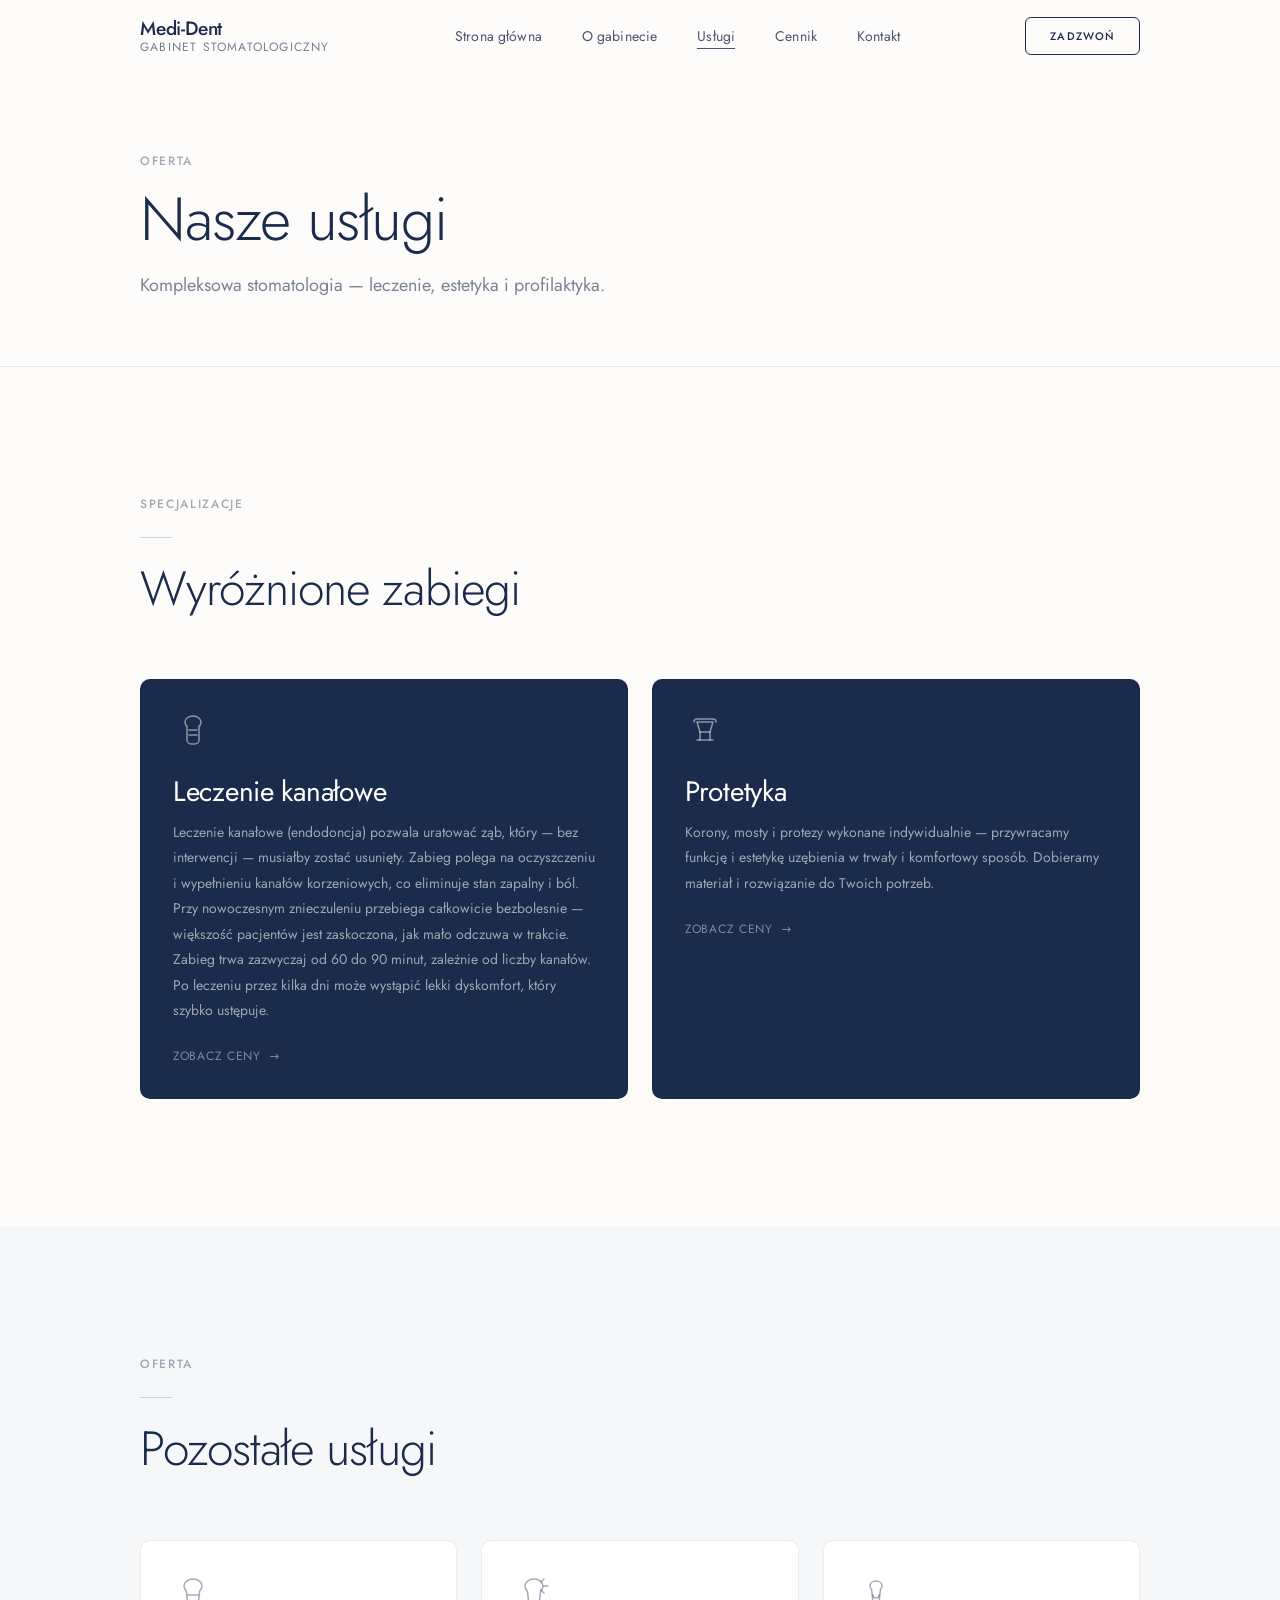
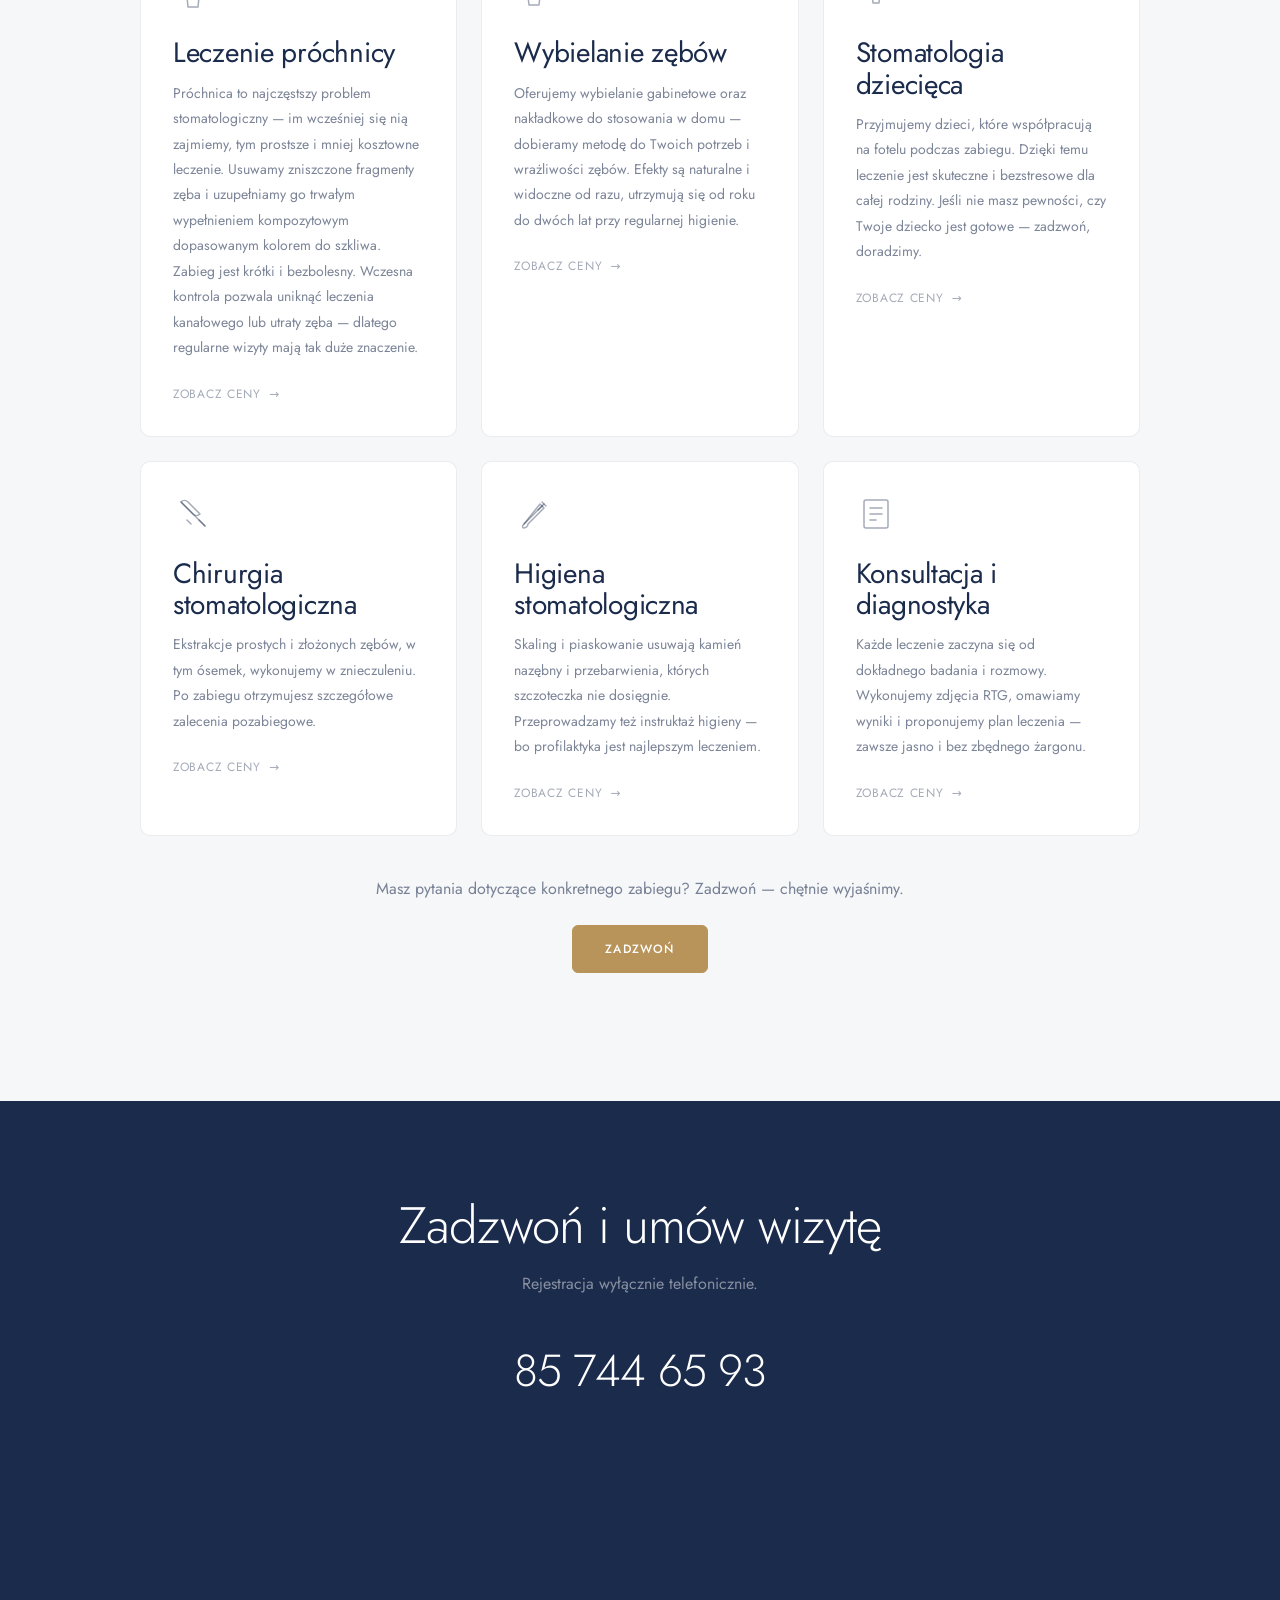
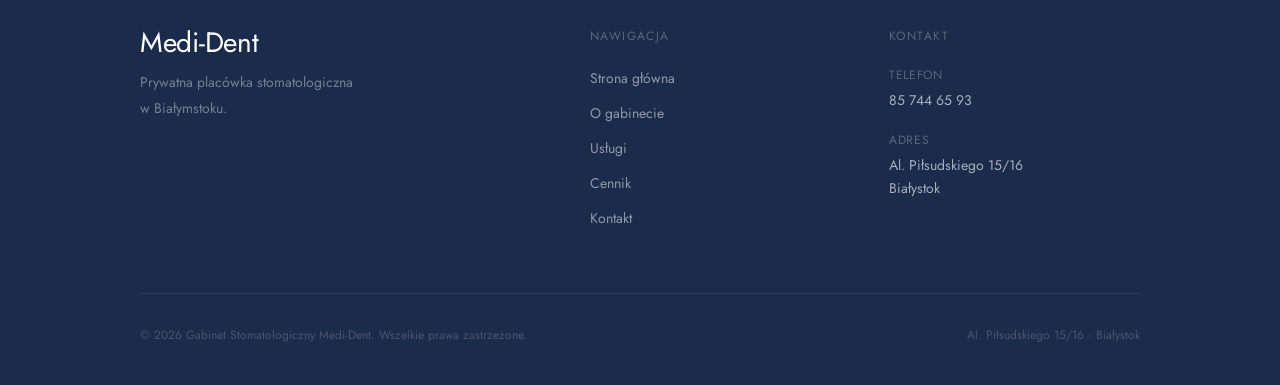
<file: uslugi.html>
<!DOCTYPE html>
<html lang="pl">
<head>
  <meta charset="UTF-8" />
  <meta name="viewport" content="width=device-width, initial-scale=1.0" />
  <title>Usługi Stomatologiczne — Medi-Dent Białystok</title>
  <meta name="description" content="Leczenie kanałowe, leczenie próchnicy, wybielanie zębów, protetyka, chirurgia, stomatologia dziecięca, higiena. Gabinet Medi-Dent, Białystok." />
  <meta name="robots" content="index, follow, max-snippet:-1, max-image-preview:large" />
  <meta name="theme-color" content="#1B2B4B" />
  <link rel="canonical" href="https://medi-dent.pl/uslugi.html" />
  <meta property="og:type" content="website" />
  <meta property="og:locale" content="pl_PL" />
  <meta property="og:title" content="Usługi Stomatologiczne — Medi-Dent Białystok" />
  <meta property="og:description" content="Leczenie kanałowe, próchnica, wybielanie, protetyka, chirurgia i więcej. Gabinet Medi-Dent, Białystok." />
  <meta property="og:image" content="https://medi-dent.pl/assets/og-image.jpg" />
  <link rel="preconnect" href="https://fonts.googleapis.com" />
  <link rel="preconnect" href="https://fonts.gstatic.com" crossorigin />
  <link rel="stylesheet" href="https://fonts.googleapis.com/css2?family=Jost:wght@300;400;500;600&display=swap" />
  <link rel="stylesheet" href="css/tokens.css" />
  <link rel="stylesheet" href="css/base.css" />
  <link rel="stylesheet" href="css/layout.css" />
  <link rel="stylesheet" href="css/components.css" />
  <link rel="stylesheet" href="css/animations.css" />
  <link rel="stylesheet" href="css/responsive.css" />
  <!-- Google Tag Manager -->
  <script>(function(w,d,s,l,i){w[l]=w[l]||[];w[l].push({'gtm.start':
  new Date().getTime(),event:'gtm.js'});var f=d.getElementsByTagName(s)[0],
  j=d.createElement(s),dl=l!='dataLayer'?'&l='+l:'';j.async=true;j.src=
  'https://www.googletagmanager.com/gtm.js?id='+i+dl;f.parentNode.insertBefore(j,f);
  })(window,document,'script','dataLayer','GTM-WGWNVMGG');</script>
  <!-- End Google Tag Manager -->
  <script type="application/ld+json">
  {
    "@context": "https://schema.org",
    "@type": "Dentist",
    "name": "Gabinet Stomatologiczny Medi-Dent",
    "description": "Prywatna placówka stomatologiczna w Białymstoku",
    "url": "https://medi-dent.pl",
    "telephone": "857446593",
    "address": {
      "@type": "PostalAddress",
      "streetAddress": "Al. Piłsudskiego 15/16",
      "addressLocality": "Białystok",
      "postalCode": "15-446",
      "addressCountry": "PL"
    },
    "medicalSpecialty": "Dentistry"
  }
  </script>
</head>
<body>
  <!-- Google Tag Manager (noscript) -->
  <noscript><iframe src="https://www.googletagmanager.com/ns.html?id=GTM-WGWNVMGG"
  height="0" width="0" style="display:none;visibility:hidden"></iframe></noscript>
  <!-- End Google Tag Manager (noscript) -->

  <a href="#main-content" class="skip-link">Przejdź do treści</a>

  <header class="nav" role="banner">
    <div class="nav__inner">
      <a href="index.html" class="nav__logo" aria-label="Medi-Dent — strona główna">
        <span class="nav__logo-name">Medi-Dent</span>
        <span class="nav__logo-tagline">Gabinet Stomatologiczny</span>
      </a>
      <nav class="nav__links" aria-label="Nawigacja główna">
        <a href="index.html"       class="nav__link">Strona główna</a>
        <a href="o-gabinecie.html" class="nav__link">O gabinecie</a>
        <a href="uslugi.html"      class="nav__link" aria-current="page">Usługi</a>
        <a href="cennik.html"      class="nav__link">Cennik</a>
        <a href="kontakt.html"     class="nav__link">Kontakt</a>
      </nav>
      <a href="tel:857446593" class="btn btn--outline btn--sm nav__cta">Zadzwoń</a>
      <button class="nav__hamburger" aria-label="Otwórz menu"
              aria-expanded="false" aria-controls="mobile-menu">
        <span></span><span></span><span></span>
      </button>
    </div>
  </header>

  <nav class="nav__mobile" id="mobile-menu" aria-label="Menu mobilne">
    <a href="index.html"       class="nav__mobile-link">Strona główna</a>
    <a href="o-gabinecie.html" class="nav__mobile-link">O gabinecie</a>
    <a href="uslugi.html"      class="nav__mobile-link">Usługi</a>
    <a href="cennik.html"      class="nav__mobile-link">Cennik</a>
    <a href="kontakt.html"     class="nav__mobile-link">Kontakt</a>
    <a href="tel:857446593" class="btn btn--outline nav__mobile-cta">Zadzwoń</a>
  </nav>

  <main id="main-content">

    <div class="page-hero section--warm">
      <div class="container">
        <span class="page-hero__label label">Oferta</span>
        <h1 class="page-hero__title">Nasze usługi</h1>
        <p class="page-hero__subtitle">
          Kompleksowa stomatologia&nbsp;&mdash; leczenie, estetyka i profilaktyka.
        </p>
      </div>
    </div>

    <section class="section" aria-labelledby="featured-heading">
      <div class="container">

        <div class="section-header">
          <span class="label reveal">Specjalizacje</span>
          <span class="divider reveal reveal-delay-1" aria-hidden="true"></span>
          <h2 class="section-header__title reveal reveal-delay-2" id="featured-heading">
            Wyróżnione zabiegi
          </h2>
        </div>

        <div class="services-featured">

          <article class="service-card service-card--featured reveal">
            <div class="service-card__icon-wrap" aria-hidden="true">
              <svg viewBox="0 0 40 40" fill="none" stroke="currentColor"
                   stroke-width="1.5" stroke-linecap="round" stroke-linejoin="round">
                <path d="M20 4c-4.4 0-8 2.7-8 6 0 1.8.8 3.4 2 4.6V28c0 2.2 1.8 4 4 4h4c2.2 0 4-1.8 4-4V14.6c1.2-1.2 2-2.8 2-4.6 0-3.3-3.6-6-8-6z"/>
                <line x1="16" y1="18" x2="24" y2="18"/>
                <line x1="16" y1="23" x2="24" y2="23"/>
              </svg>
            </div>
            <h2 class="service-card__title">Leczenie kanałowe</h2>
            <p class="service-card__desc">
              Leczenie kanałowe (endodoncja) pozwala uratować ząb, który&nbsp;&mdash;
              bez interwencji&nbsp;&mdash; musiałby zostać usunięty. Zabieg polega na
              oczyszczeniu i wypełnieniu kanałów korzeniowych, co eliminuje stan zapalny
              i ból. Przy nowoczesnym znieczuleniu przebiega całkowicie bezbolesnie
              &mdash; większość pacjentów jest zaskoczona, jak mało odczuwa w trakcie.
              Zabieg trwa zazwyczaj od 60 do 90 minut, zależnie od liczby kanałów.
              Po leczeniu przez kilka dni może wystąpić lekki dyskomfort, który
              szybko ustępuje.
            </p>
            <a href="cennik.html" class="service-card__link">Zobacz ceny</a>
          </article>

          <article class="service-card service-card--featured reveal reveal-delay-1">
            <div class="service-card__icon-wrap" aria-hidden="true">
              <svg viewBox="0 0 40 40" fill="none" stroke="currentColor"
                   stroke-width="1.5" stroke-linecap="round" stroke-linejoin="round">
                <path d="M12 10h16l-3 10H15L12 10z"/>
                <path d="M15 20v8M25 20v8"/>
                <line x1="12" y1="28" x2="28" y2="28"/>
                <path d="M9 10c0-1.7 1.3-3 3-3h16c1.7 0 3 1.3 3 3"/>
              </svg>
            </div>
            <h2 class="service-card__title">Protetyka</h2>
            <p class="service-card__desc">
              Korony, mosty i protezy wykonane indywidualnie&nbsp;&mdash; przywracamy
              funkcję i estetykę uzębienia w trwały i komfortowy sposób. Dobieramy
              materiał i rozwiązanie do Twoich potrzeb.
            </p>
            <a href="cennik.html" class="service-card__link">Zobacz ceny</a>
          </article>

        </div>
      </div>
    </section>

    <section class="section section--alt" aria-labelledby="services-all-heading">
      <div class="container">

        <div class="section-header">
          <span class="label reveal">Oferta</span>
          <span class="divider reveal reveal-delay-1" aria-hidden="true"></span>
          <h2 class="section-header__title reveal reveal-delay-2" id="services-all-heading">
            Pozostałe usługi
          </h2>
        </div>

        <div class="services-grid">

          <article class="service-card reveal">
            <div class="service-card__icon-wrap" aria-hidden="true">
              <svg viewBox="0 0 40 40" fill="none" stroke="currentColor"
                   stroke-width="1.5" stroke-linecap="round" stroke-linejoin="round">
                <path d="M20 6c-5 0-9 3.1-9 7 0 2 .9 3.8 2.4 5.1L15 34h10l1.6-15.9c1.5-1.3 2.4-3.1 2.4-5.1 0-3.9-4-7-9-7z"/>
                <path d="M15 22h10"/>
              </svg>
            </div>
            <h3 class="service-card__title">Leczenie próchnicy</h3>
            <p class="service-card__desc">
              Próchnica to najczęstszy problem stomatologiczny — im wcześniej się nią
              zajmiemy, tym prostsze i mniej kosztowne leczenie. Usuwamy zniszczone
              fragmenty zęba i uzupełniamy go trwałym wypełnieniem kompozytowym dopasowanym
              kolorem do szkliwa. Zabieg jest krótki i bezbolesny. Wczesna kontrola
              pozwala uniknąć leczenia kanałowego lub utraty zęba — dlatego regularne
              wizyty mają tak duże znaczenie.
            </p>
            <a href="cennik.html" class="service-card__link">Zobacz ceny</a>
          </article>

          <article class="service-card reveal reveal-delay-1">
            <div class="service-card__icon-wrap" aria-hidden="true">
              <svg viewBox="0 0 40 40" fill="none" stroke="currentColor"
                   stroke-width="1.5" stroke-linecap="round" stroke-linejoin="round">
                <path d="M20 6c-5 0-9 3.1-9 7 0 2 .9 3.8 2.4 5.1L15 32h10l1.6-13.9c1.5-1.3 2.4-3.1 2.4-5.1 0-3.9-4-7-9-7z"/>
                <line x1="27" y1="9"  x2="30" y2="6"/>
                <line x1="30" y1="13" x2="34" y2="13"/>
                <line x1="27" y1="17" x2="30" y2="20"/>
              </svg>
            </div>
            <h3 class="service-card__title">Wybielanie zębów</h3>
            <p class="service-card__desc">
              Oferujemy wybielanie gabinetowe oraz nakładkowe do stosowania w domu
              &mdash; dobieramy metodę do Twoich potrzeb i wrażliwości zębów.
              Efekty są naturalne i widoczne od razu, utrzymują się od roku do dwóch
              lat przy regularnej higienie.
            </p>
            <a href="cennik.html" class="service-card__link">Zobacz ceny</a>
          </article>

          <article class="service-card reveal reveal-delay-2">
            <div class="service-card__icon-wrap" aria-hidden="true">
              <svg viewBox="0 0 40 40" fill="none" stroke="currentColor"
                   stroke-width="1.5" stroke-linecap="round" stroke-linejoin="round">
                <path d="M20 8c-3.5 0-6 2.2-6 5 0 1.4.6 2.6 1.6 3.5L17 30h6l1.4-13.5c1-1 1.6-2.1 1.6-3.5 0-2.8-2.5-5-6-5z"/>
                <path d="M17 22c0 1.7 1.3 3 3 3s3-1.3 3-3"/>
              </svg>
            </div>
            <h3 class="service-card__title">Stomatologia dziecięca</h3>
            <p class="service-card__desc">
              Przyjmujemy dzieci, które współpracują na fotelu podczas zabiegu.
              Dzięki temu leczenie jest skuteczne i bezstresowe dla całej rodziny.
              Jeśli nie masz pewności, czy Twoje dziecko jest gotowe &mdash; zadzwoń, doradzimy.
            </p>
            <a href="cennik.html" class="service-card__link">Zobacz ceny</a>
          </article>

          <article class="service-card reveal">
            <div class="service-card__icon-wrap" aria-hidden="true">
              <svg viewBox="0 0 40 40" fill="none" stroke="currentColor"
                   stroke-width="1.5" stroke-linecap="round" stroke-linejoin="round">
                <path d="M8 8l24 24"/>
                <path d="M8 8c2-2 5-2 7 0l12 12c-2 2-5 2-7 0L8 8z"/>
                <path d="M26 26l6 6"/>
                <line x1="14" y1="26" x2="18" y2="30"/>
              </svg>
            </div>
            <h3 class="service-card__title">Chirurgia stomatologiczna</h3>
            <p class="service-card__desc">
              Ekstrakcje prostych i złożonych zębów, w tym ósemek, wykonujemy
              w znieczuleniu. Po zabiegu otrzymujesz szczegółowe zalecenia
              pozabiegowe.
            </p>
            <a href="cennik.html" class="service-card__link">Zobacz ceny</a>
          </article>

          <article class="service-card reveal reveal-delay-1">
            <div class="service-card__icon-wrap" aria-hidden="true">
              <svg viewBox="0 0 40 40" fill="none" stroke="currentColor"
                   stroke-width="1.5" stroke-linecap="round" stroke-linejoin="round">
                <path d="M10 30l20-20"/>
                <path d="M10 30c-2 2-2 4 0 4s4-2 4-4l16-16-4-4L10 30z"/>
                <path d="M28 8l4 4"/>
                <line x1="24" y1="16" x2="28" y2="12"/>
              </svg>
            </div>
            <h3 class="service-card__title">Higiena stomatologiczna</h3>
            <p class="service-card__desc">
              Skaling i piaskowanie usuwają kamień nazębny i przebarwienia, których
              szczoteczka nie dosięgnie. Przeprowadzamy też instruktaż higieny&nbsp;&mdash;
              bo profilaktyka jest najlepszym leczeniem.
            </p>
            <a href="cennik.html" class="service-card__link">Zobacz ceny</a>
          </article>

          <article class="service-card reveal reveal-delay-2">
            <div class="service-card__icon-wrap" aria-hidden="true">
              <svg viewBox="0 0 40 40" fill="none" stroke="currentColor"
                   stroke-width="1.5" stroke-linecap="round" stroke-linejoin="round">
                <rect x="8" y="6" width="24" height="28" rx="2"/>
                <line x1="14" y1="14" x2="26" y2="14"/>
                <line x1="14" y1="20" x2="26" y2="20"/>
                <line x1="14" y1="26" x2="20" y2="26"/>
              </svg>
            </div>
            <h3 class="service-card__title">Konsultacja i diagnostyka</h3>
            <p class="service-card__desc">
              Każde leczenie zaczyna się od dokładnego badania i rozmowy.
              Wykonujemy zdjęcia RTG, omawiamy wyniki i proponujemy plan leczenia
              &mdash; zawsze jasno i bez zbędnego żargonu.
            </p>
            <a href="cennik.html" class="service-card__link">Zobacz ceny</a>
          </article>

        </div>

        <div class="reveal" style="text-align: center; margin-top: var(--space-10);">
          <p style="font-size: var(--text-base); color: var(--color-text-muted);
                    margin-bottom: var(--space-6); line-height: var(--leading-normal);">
            Masz pytania dotyczące konkretnego zabiegu? Zadzwoń&nbsp;&mdash; chętnie
            wyjaśnimy.
          </p>
          <a href="tel:857446593" class="btn btn--gold">Zadzwoń</a>
        </div>

      </div>
    </section>

    <section class="section--dark" aria-labelledby="cta-services-heading">
      <div class="cta-block">
        <h2 class="cta-block__title" id="cta-services-heading">
          Zadzwoń i umów wizytę
        </h2>
        <p class="cta-block__subtitle">
          Rejestracja wyłącznie telefonicznie.
        </p>
        <a href="tel:857446593" class="cta-block__phone">85 744 65 93</a>
      </div>
    </section>

  </main>

  <footer class="footer" role="contentinfo">
    <div class="container">
      <div class="footer__grid">
        <div>
          <p class="footer__brand-name">Medi-Dent</p>
          <p class="footer__brand-tagline">
            Prywatna placówka stomatologiczna<br>
            w Białymstoku.
          </p>
        </div>
        <div>
          <p class="footer__heading">Nawigacja</p>
          <ul class="footer__links">
            <li><a href="index.html"       class="footer__link">Strona główna</a></li>
            <li><a href="o-gabinecie.html" class="footer__link">O gabinecie</a></li>
            <li><a href="uslugi.html"      class="footer__link">Usługi</a></li>
            <li><a href="cennik.html"      class="footer__link">Cennik</a></li>
            <li><a href="kontakt.html"     class="footer__link">Kontakt</a></li>
          </ul>
        </div>
        <div>
          <p class="footer__heading">Kontakt</p>
          <div class="footer__contact-item">
            <span class="footer__contact-label">Telefon</span>
            <a href="tel:857446593" class="footer__contact-value">85 744 65 93</a>
          </div>
          <div class="footer__contact-item">
            <span class="footer__contact-label">Adres</span>
            <span class="footer__contact-value">
              Al. Piłsudskiego 15/16<br>Białystok
            </span>
          </div>
        </div>
      </div>
      <div class="footer__bottom">
        <p class="footer__copy">
          &copy; <span id="footer-year"></span>
          Gabinet Stomatologiczny Medi-Dent. Wszelkie prawa zastrzeżone.
        </p>
        <p class="footer__copy">Al. Piłsudskiego 15/16 &middot; Białystok</p>
      </div>
    </div>
  </footer>

  <a href="tel:857446593" class="floating-cta" aria-label="Zadzwoń do gabinetu">
    <svg viewBox="0 0 24 24" fill="none" stroke="currentColor"
         stroke-width="1.5" stroke-linecap="round" stroke-linejoin="round"
         aria-hidden="true">
      <path d="M22 16.92v3a2 2 0 0 1-2.18 2 19.79 19.79 0 0 1-8.63-3.07
               A19.5 19.5 0 0 1 5.5 13.5a19.79 19.79 0 0 1-3.07-8.67
               A2 2 0 0 1 4.41 2h3a2 2 0 0 1 2 1.72c.127.96.361 1.903.7 2.81
               a2 2 0 0 1-.45 2.11L8.09 9.91a16 16 0 0 0 6 6l1.27-1.27
               a2 2 0 0 1 2.11-.45c.907.339 1.85.573 2.81.7A2 2 0 0 1 22 16.92z"/>
    </svg>
    Zadzwoń
  </a>

  <script src="js/main.js" defer></script>
  <script src="js/animations.js" defer></script>

</body>
</html>
</file>
<file: css/tokens.css>
/* ================================================================
   MEDI-DENT · tokens.css
   Design system — zmienne CSS
   ================================================================ */

:root {

  /* ── KOLORY ─────────────────────────────────────────────────── */

  --color-navy:        #1B2B4B;
  --color-navy-80:     rgba(27, 43, 75, 0.80);
  --color-navy-60:     rgba(27, 43, 75, 0.60);
  --color-navy-40:     rgba(27, 43, 75, 0.40);
  --color-navy-20:     rgba(27, 43, 75, 0.20);
  --color-navy-12:     rgba(27, 43, 75, 0.12);
  --color-navy-06:     rgba(27, 43, 75, 0.06);

  --color-gold:        #B8935A;
  --color-gold-hover:  #A07840;
  --color-gold-light:  rgba(184, 147, 90, 0.12);

  --color-white:       #FFFFFF;
  --color-bg:          #F6F7F9;
  --color-bg-warm:     #FEFCFA;

  --color-text:        #1B2B4B;
  --color-text-muted:  rgba(27, 43, 75, 0.58);

  --color-border:      rgba(27, 43, 75, 0.09);
  --color-border-mid:  rgba(27, 43, 75, 0.20);

  /* ── TYPOGRAFIA ─────────────────────────────────────────────── */

  --font-display: 'Jost', system-ui, sans-serif;
  --font-body:    'Jost', system-ui, sans-serif;

  --text-xs:   0.75rem;
  --text-sm:   0.875rem;
  --text-base: 1rem;
  --text-md:   1.125rem;
  --text-lg:   1.375rem;
  --text-xl:   1.75rem;
  --text-2xl:  2.25rem;
  --text-3xl:  3rem;
  --text-hero: clamp(2.8rem, 6vw, 5rem);

  --leading-tight:  1.12;
  --leading-normal: 1.60;
  --leading-loose:  1.82;

  --tracking-tight:   -0.02em;
  --tracking-normal:  -0.01em;
  --tracking-wide:     0.06em;
  --tracking-widest:   0.14em;

  /* ── SPACING ────────────────────────────────────────────────── */

  --space-1:  0.25rem;
  --space-2:  0.5rem;
  --space-3:  0.75rem;
  --space-4:  1rem;
  --space-5:  1.25rem;
  --space-6:  1.5rem;
  --space-8:  2rem;
  --space-10: 2.5rem;
  --space-12: 3rem;
  --space-16: 4rem;
  --space-20: 5rem;
  --space-24: 6rem;
  --space-32: 8rem;

  --section-py:    clamp(4.5rem, 10vw, 9rem);
  --container-max: 1080px;
  --container-px:  clamp(1.5rem, 5vw, 2.5rem);

  /* ── ANIMACJE ───────────────────────────────────────────────── */

  --ease-out:    cubic-bezier(0.25, 0.46, 0.45, 0.94);
  --ease-spring: cubic-bezier(0.34, 1.56, 0.64, 1);
  --ease-sharp:  cubic-bezier(0.4, 0, 0.2, 1);

  --dur-fast: 0.18s;
  --dur-mid:  0.40s;
  --dur-slow: 0.75s;
  --dur-xl:   1.10s;

  /* ── ZAOKRĄGLENIA ───────────────────────────────────────────── */

  --radius-sm:   4px;
  --radius-md:   10px;
  --radius-lg:   20px;
  --radius-pill: 6px;

  /* ── CIENIE ─────────────────────────────────────────────────── */

  --shadow-sm:  0 1px 4px rgba(27, 43, 75, 0.06);
  --shadow-md:  0 4px 20px rgba(27, 43, 75, 0.09), 0 1px 4px rgba(27, 43, 75, 0.05);
  --shadow-lg:  0 8px 40px rgba(27, 43, 75, 0.13), 0 2px 8px rgba(27, 43, 75, 0.07);
  --shadow-nav: 0 1px 0 rgba(27, 43, 75, 0.10);

}
</file>
<file: css/base.css>
/* ================================================================
   MEDI-DENT · base.css
   Reset globalny i fundamenty typograficzne
   ================================================================ */

@import url('https://fonts.googleapis.com/css2?family=Jost:wght@300;400;500;600&display=swap');

/* ── RESET ──────────────────────────────────────────────────────── */

*,
*::before,
*::after {
  box-sizing: border-box;
  margin:     0;
  padding:    0;
}

html {
  font-size:               16px;
  scroll-behavior:         smooth;
  -webkit-text-size-adjust: 100%;
  overflow-x:              hidden;
}

body {
  font-family:                var(--font-body);
  font-weight:                400;
  -webkit-font-smoothing:     antialiased;
  -moz-osx-font-smoothing:    grayscale;
  background-color:           var(--color-bg-warm);
  color:                      var(--color-text);
  overflow-x:                 clip;
}

/* ── MEDIA ──────────────────────────────────────────────────────── */

img {
  display:   block;
  max-width: 100%;
  height:    auto;
}

img[loading="lazy"] {
  opacity:    0;
  transition: opacity 0.55s var(--ease-out);
}

img[loading="lazy"].is-loaded {
  opacity: 1;
}

/* ── LINKI I LISTY ──────────────────────────────────────────────── */

a {
  color:           inherit;
  text-decoration: none;
}

ul,
ol {
  list-style: none;
}

/* ── INTERAKTYWNE ───────────────────────────────────────────────── */

button {
  cursor:     pointer;
  font:       inherit;
  border:     none;
  background: none;
  outline:    none;
}

input,
textarea,
select {
  font: inherit;
}

/* ── NAGŁÓWKI ───────────────────────────────────────────────────── */

h1, h2, h3, h4, h5, h6 {
  font-family:     var(--font-display);
  font-weight:     300;
  line-height:     var(--leading-tight);
  letter-spacing:  var(--tracking-tight);
  color:           var(--color-navy);
}

p {
  line-height: var(--leading-normal);
}

/* ── SCROLLBAR ──────────────────────────────────────────────────── */

::-webkit-scrollbar {
  width: 4px;
}

::-webkit-scrollbar-track {
  background: var(--color-bg-warm);
}

::-webkit-scrollbar-thumb {
  background: var(--color-navy-20);
  border-radius: var(--radius-pill);
}

::-webkit-scrollbar-thumb:hover {
  background: var(--color-navy-40);
}

/* ── DOSTĘPNOŚĆ ─────────────────────────────────────────────────── */

.skip-link {
  position:      absolute;
  top:           -100%;
  left:          var(--space-4);
  z-index:       999;
  background:    var(--color-navy);
  color:         var(--color-white);
  padding:       var(--space-3) var(--space-5);
  font-size:     var(--text-sm);
  border-radius: 0 0 var(--radius-sm) var(--radius-sm);
  transition:    top 0.2s;
}

.skip-link:focus {
  top: 0;
}

::selection {
  background: #6B7280;
  color:      var(--color-white);
}

:focus-visible {
  outline:        2px solid var(--color-navy);
  outline-offset: 3px;
  border-radius:  var(--radius-sm);
}

.sr-only {
  position:  absolute;
  width:     1px;
  height:    1px;
  overflow:  hidden;
  clip:      rect(0, 0, 0, 0);
  white-space: nowrap;
}

/* ── KOMPONENTY TYPOGRAFICZNE ───────────────────────────────────── */

.label {
  display:         block;
  font-family:     var(--font-body);
  font-size:       var(--text-xs);
  font-weight:     500;
  letter-spacing:  0.14em;
  text-transform:  uppercase;
  color:           var(--color-navy-40);
}

.divider {
  display:       block;
  width:         32px;
  height:        1px;
  background:    var(--color-navy-20);
  margin-block:  var(--space-6);
}

/* Wersje na ciemnym tle */

.section--dark .label {
  color: rgba(255, 255, 255, 0.35);
}

.section--dark .divider {
  background: rgba(255, 255, 255, 0.18);
}

.section--dark h1,
.section--dark h2,
.section--dark h3 {
  color: var(--color-white);
}
</file>
<file: css/layout.css>
/* ================================================================
   MEDI-DENT · layout.css
   Kontenery, nawigacja, hero, layouty sekcji, stopka
   ================================================================ */

/* ── KONTENER ───────────────────────────────────────────────────── */

.container {
  max-width:      var(--container-max);
  margin-inline:  auto;
  padding-inline: var(--container-px);
}

.container--narrow {
  max-width: 720px;
}

/* ── SEKCJE ─────────────────────────────────────────────────────── */

.section {
  padding-block: var(--section-py);
}

.section--alt {
  background: var(--color-bg);
}

.section--dark {
  background: var(--color-navy);
  color:      var(--color-white);
}

.section--warm {
  background: var(--color-bg-warm);
}

/* ── NAWIGACJA ──────────────────────────────────────────────────── */

/*
  STANY BELKI — wszystkie strony:
  .nav (bez is-scrolled) → przezroczyste tło, ciemne teksty
  .nav.is-scrolled       → granatowe tło, białe teksty
  .nav.is-open           → jasne tło (bg-warm), ciemne teksty
  JS dodaje is-scrolled po przewinięciu > 40px na każdej stronie.
*/

.nav {
  position:        fixed;
  top:             0;
  left:            0;
  width:           100%;
  height:          72px;
  z-index:         100;
  background:      transparent;
  backdrop-filter: none;
  -webkit-backdrop-filter: none;
  box-shadow:      none;
  transition:      background  0.45s var(--ease-out),
                   box-shadow  0.45s var(--ease-out);
}

.nav.is-scrolled {
  background: var(--color-navy);
  box-shadow: none;
}

/* Menu otwarte — jasne tło niezależnie od is-scrolled */
.nav.is-open {
  background: var(--color-bg-warm);
}

.nav__inner {
  display:         flex;
  align-items:     center;
  justify-content: space-between;
  max-width:       var(--container-max);
  margin-inline:   auto;
  padding-inline:  var(--container-px);
  height:          100%;
  gap:             var(--space-8);
}

/* Logo */

.nav__logo {
  display:        flex;
  flex-direction: column;
  gap:            2px;
  text-decoration: none;
}

.nav__logo-name {
  font-family:    var(--font-display);
  font-size:      1.2rem;
  font-weight:    500;
  letter-spacing: -0.01em;
  color:          var(--color-navy);
  transition:     color 0.45s var(--ease-out);
  line-height:    1;
}

.nav.is-scrolled .nav__logo-name {
  color: var(--color-white);
}

.nav.is-open .nav__logo-name {
  color: var(--color-navy);
}

.nav__logo-tagline {
  font-family:    var(--font-body);
  font-size:      var(--text-xs);
  font-weight:    400;
  letter-spacing: 0.10em;
  text-transform: uppercase;
  color:          var(--color-navy);
  opacity:        0.6;
  transition:     color   0.45s var(--ease-out),
                  opacity 0.45s var(--ease-out);
  line-height:    1;
}

.nav.is-scrolled .nav__logo-tagline {
  color:   var(--color-white);
  opacity: 0.45;
}

.nav.is-open .nav__logo-tagline {
  color:   var(--color-navy);
  opacity: 0.6;
}

/* Linki desktopowe */

.nav__links {
  display:     none;
  align-items: center;
  gap:         var(--space-10);
}

.nav__link {
  font-family:    var(--font-body);
  font-size:      var(--text-sm);
  font-weight:    400;
  letter-spacing: 0.01em;
  color:          var(--color-navy-80);
  position:       relative;
  transition:     color 0.45s var(--ease-out);
}

.nav.is-scrolled .nav__link {
  color: var(--color-white);
}

.nav__link::after {
  content:    '';
  position:   absolute;
  bottom:     -3px;
  left:       0;
  width:      0;
  height:     1px;
  background: currentColor;
  transition: width 0.35s var(--ease-out);
}

.nav__link:hover::after,
.nav__link.is-active::after {
  width: 100%;
}

/* CTA nawigacji */

.nav__cta {
  display: none;
}

/* Stan domyślny (przezroczyste tło): ciemny outline */
.nav:not(.is-scrolled):not(.is-open) .nav__cta {
  color:        var(--color-navy);
  border-color: var(--color-navy);
}

.nav:not(.is-scrolled):not(.is-open) .nav__cta:hover {
  background: var(--color-navy);
  color:      var(--color-white);
}

/* Stan is-scrolled (granatowe tło): biały outline */
.nav.is-scrolled .nav__cta {
  color:        var(--color-white);
  border-color: var(--color-white);
  transition:   color        0.45s var(--ease-out),
                border-color 0.45s var(--ease-out),
                background   0.35s var(--ease-out);
}

.nav.is-scrolled .nav__cta:hover {
  background: var(--color-white);
  color:      var(--color-navy);
}

/* Hamburger */

.nav__hamburger {
  display:         flex;
  flex-direction:  column;
  justify-content: center;
  gap:             5px;
  width:           36px;
  height:          36px;
  padding:         6px;
  cursor:          pointer;
  background:      none;
  border:          none;
}

.nav__hamburger span {
  display:          block;
  width:            24px;
  height:           1px;
  background:       var(--color-navy);
  transform-origin: center;
  transition:       transform   0.30s var(--ease-out),
                    opacity     0.30s var(--ease-out),
                    background  0.45s var(--ease-out);
}

.nav.is-scrolled .nav__hamburger span {
  background: var(--color-white);
}

.nav.is-open .nav__hamburger span {
  background: var(--color-navy);
}

/* Gdy menu otwarte na scrolled belce — wyższa specyficzność (0,4,1)
   gwarantuje navy niezależnie od is-scrolled */
.nav.is-scrolled.is-open .nav__hamburger span {
  background: var(--color-navy);
}

.nav__hamburger.is-open span:nth-child(1) {
  transform: translateY(6px) rotate(45deg);
}

.nav__hamburger.is-open span:nth-child(2) {
  opacity:   0;
  transform: scaleX(0);
}

.nav__hamburger.is-open span:nth-child(3) {
  transform: translateY(-6px) rotate(-45deg);
}

/* Mobile overlay */

.nav__mobile {
  position:        fixed;
  inset:           0;
  z-index:         99;
  background:      var(--color-bg-warm);
  display:         flex;
  flex-direction:  column;
  align-items:     center;
  justify-content: center;
  gap:             var(--space-8);
  opacity:         0;
  pointer-events:  none;
  transition:      opacity 0.35s var(--ease-out);
}

.nav__mobile.is-open {
  opacity:        1;
  pointer-events: auto;
}

.nav__mobile-link {
  font-family:    var(--font-display);
  font-size:      clamp(1.8rem, 6vw, 3rem);
  font-weight:    300;
  letter-spacing: -0.02em;
  color:          var(--color-navy);
  transition:     opacity 0.25s var(--ease-out);
}

.nav__mobile-link:hover {
  opacity: 0.55;
}

.nav__mobile-cta {
  margin-top: var(--space-4);
}

/* Desktop: pokaż linki i CTA */

@media (min-width: 1024px) {
  .nav__links {
    display: flex;
  }

  .nav__cta {
    display: block;
  }

  .nav__hamburger {
    display: none;
  }
}

/* ── HERO (index.html) ──────────────────────────────────────────── */

.hero {
  min-height:  100svh;
  position:    relative;
  display:     flex;
  align-items: center;
  overflow:    clip;
}

.hero__bg {
  position:   absolute;
  inset:      0;
  background: var(--color-bg-warm);
}

/* Ząb anatomiczny — dekoracja tła hero */

.hero__tooth {
  position:        absolute;
  right:           -14%;
  top:             50%;
  transform:       translateY(-50%);
  width:           55vw;
  max-width:       860px;
  height:          auto;
  opacity:         0.48;
  mix-blend-mode:  multiply;
  pointer-events:  none;
  user-select:     none;
  z-index:         1;
}

.hero__overlay {
  position:   absolute;
  inset:      0;
  background: linear-gradient(
    to top,
    rgba(246, 247, 249, 0.60) 0%,
    transparent 65%
  );
  pointer-events: none;
}

.hero__content {
  position:       relative;
  z-index:        2;
  padding-top:    calc(72px + 5vw);
  padding-bottom: clamp(4rem, 8vw, 7rem);
  width:          100%;
}

.hero__label {
  display:        block;
  font-family:    var(--font-body);
  font-size:      var(--text-xs);
  font-weight:    500;
  letter-spacing: 0.14em;
  text-transform: uppercase;
  color:          var(--color-navy-40);
  margin-bottom:  var(--space-5);
}

.hero__title {
  font-family:    var(--font-display);
  font-size:      var(--text-hero);
  font-weight:    300;
  color:          var(--color-navy);
  line-height:    1.08;
  letter-spacing: -0.025em;
  margin-bottom:  var(--space-6);
  max-width:      640px;
}

.hero__subtitle {
  font-family:   var(--font-body);
  font-size:     var(--text-md);
  font-weight:   400;
  color:         var(--color-text-muted);
  line-height:   var(--leading-loose);
  max-width:     480px;
  margin-bottom: var(--space-10);
}

.hero__actions {
  display:   flex;
  flex-wrap: wrap;
  gap:       var(--space-4);
}

.hero__values {
  display:     flex;
  gap:         var(--space-8);
  margin-top:  var(--space-14, 3.5rem);
  flex-wrap:   wrap;
  padding-top: var(--space-8);
  border-top:  1px solid var(--color-border-mid);
}

.hero__value {
  display:     flex;
  align-items: center;
  gap:         var(--space-3);
}

.hero__value-icon {
  width:       18px;
  height:      18px;
  stroke:      var(--color-navy);
  fill:        none;
  opacity:     0.40;
  flex-shrink: 0;
}

.hero__value-text {
  font-family:    var(--font-body);
  font-size:      var(--text-sm);
  font-weight:    400;
  color:          var(--color-text-muted);
  letter-spacing: 0.01em;
}

/* ── PAGE HERO (nagłówek podstron) ──────────────────────────────── */

.page-hero {
  padding-top:    calc(72px + clamp(3rem, 7vw, 5rem));
  padding-bottom: clamp(2.5rem, 5vw, 4rem);
  border-bottom:  1px solid var(--color-border);
}

.page-hero__label {
  margin-bottom: var(--space-4);
}

.page-hero__title {
  font-family:    var(--font-display);
  font-size:      clamp(2rem, 5vw, 3.8rem);
  font-weight:    300;
  color:          var(--color-navy);
  line-height:    1.1;
  letter-spacing: -0.02em;
}

.page-hero__subtitle {
  font-family:  var(--font-body);
  font-size:    var(--text-md);
  font-weight:  400;
  color:        var(--color-text-muted);
  max-width:    500px;
  line-height:  var(--leading-loose);
  margin-top:   var(--space-4);
}

/* ── LAYOUTY SEKCJI PODSTRON ────────────────────────────────────── */

/* O gabinecie */
.about-layout {
  display:     grid;
  gap:         clamp(var(--space-10), 6vw, var(--space-20));
  align-items: start;
}

@media (min-width: 1024px) {
  .about-layout {
    grid-template-columns: 1fr 1fr;
  }
}

/* Usługi wyróżnione */
.services-featured {
  display: grid;
  gap:     var(--space-6);
}

@media (min-width: 768px) {
  .services-featured {
    grid-template-columns: 1fr 1fr;
  }
}

/* Usługi — siatka */
.services-grid {
  display: grid;
  gap:     var(--space-6);
}

@media (min-width: 480px) {
  .services-grid {
    grid-template-columns: 1fr 1fr;
  }
}

@media (min-width: 1024px) {
  .services-grid {
    grid-template-columns: repeat(3, 1fr);
  }
}

/* Wartości */
.values-grid {
  display: grid;
  gap:     var(--space-6);
}

@media (min-width: 768px) {
  .values-grid {
    grid-template-columns: repeat(3, 1fr);
  }
}

/* Opinie */
.testimonials-grid {
  display: grid;
  gap:     var(--space-6);
}

@media (min-width: 1024px) {
  .testimonials-grid {
    grid-template-columns: repeat(3, 1fr);
  }
}

/* FAQ */
.faq-list {
  display:        flex;
  flex-direction: column;
}

/* Kontakt */
.contact-layout {
  display: grid;
  gap:     clamp(var(--space-12), 8vw, var(--space-24));
}

@media (min-width: 1024px) {
  .contact-layout {
    grid-template-columns: 1fr 1.3fr;
  }
}

/* ── STOPKA ─────────────────────────────────────────────────────── */

.footer {
  background:    var(--color-navy);
  color:         var(--color-white);
  padding-block: clamp(var(--space-16), 8vw, var(--space-24)) var(--space-10);
}

.footer__grid {
  display: grid;
  gap:     var(--space-12);
}

@media (min-width: 1024px) {
  .footer__grid {
    grid-template-columns: 1.6fr 1fr 1fr;
  }
}

.footer__brand-name {
  font-family:    var(--font-display);
  font-size:      var(--text-xl);
  font-weight:    400;
  color:          var(--color-white);
  letter-spacing: -0.01em;
  margin-bottom:  var(--space-3);
  line-height:    var(--leading-tight);
}

.footer__brand-tagline {
  font-family: var(--font-body);
  font-size:   var(--text-sm);
  color:       rgba(255, 255, 255, 0.40);
  line-height: var(--leading-loose);
  max-width:   240px;
}

.footer__heading {
  font-family:    var(--font-body);
  font-size:      var(--text-xs);
  text-transform: uppercase;
  letter-spacing: 0.12em;
  color:          rgba(255, 255, 255, 0.28);
  margin-bottom:  var(--space-5);
}

.footer__links {
  display:        flex;
  flex-direction: column;
  gap:            var(--space-3);
}

.footer__link {
  font-family: var(--font-body);
  font-size:   var(--text-sm);
  color:       rgba(255, 255, 255, 0.52);
  transition:  color 0.25s var(--ease-out);
}

.footer__link:hover {
  color: var(--color-white);
}

.footer__contact-label {
  display:        block;
  font-family:    var(--font-body);
  font-size:      var(--text-xs);
  color:          rgba(255, 255, 255, 0.28);
  text-transform: uppercase;
  letter-spacing: var(--tracking-wide);
  margin-bottom:  var(--space-1);
}

.footer__contact-value {
  font-family: var(--font-body);
  font-size:   var(--text-sm);
  color:       rgba(255, 255, 255, 0.62);
  transition:  color 0.25s var(--ease-out);
}

.footer__contact-value:hover {
  color: var(--color-white);
}

.footer__contact-item {
  margin-bottom: var(--space-5);
}

.footer__bottom {
  display:         flex;
  justify-content: space-between;
  flex-wrap:       wrap;
  gap:             var(--space-3);
  border-top:      1px solid rgba(255, 255, 255, 0.08);
  padding-top:     var(--space-8);
  margin-top:      var(--space-16);
}

.footer__copy {
  font-family: var(--font-body);
  font-size:   var(--text-xs);
  color:       rgba(255, 255, 255, 0.20);
}
</file>
<file: css/components.css>
/* ================================================================
   MEDI-DENT · components.css
   Przyciski, karty, cennik, opinie, FAQ, CTA block, floating btn
   ================================================================ */

/* ── PRZYCISKI ──────────────────────────────────────────────────── */

.btn {
  display:         inline-flex;
  align-items:     center;
  gap:             var(--space-2);
  font-family:     var(--font-body);
  font-size:       var(--text-xs);
  font-weight:     500;
  letter-spacing:  0.10em;
  text-transform:  uppercase;
  padding:         0.85rem 2rem;
  border-radius:   var(--radius-pill);
  cursor:          pointer;
  white-space:     nowrap;
  transition:      background  0.35s var(--ease-out),
                   color       0.35s var(--ease-out),
                   border-color 0.35s var(--ease-out),
                   transform   0.35s var(--ease-out),
                   box-shadow  0.35s var(--ease-out);
  text-decoration: none;
}

/* Primary */
.btn--primary {
  background:   var(--color-navy);
  color:        var(--color-white);
  border:       1px solid var(--color-navy);
}

.btn--primary:hover {
  background: var(--color-navy-80);
  transform:  translateY(-1px);
  box-shadow: var(--shadow-md);
}

/* Outline */
.btn--outline {
  background:   transparent;
  color:        var(--color-navy);
  border:       1px solid var(--color-navy);
}

.btn--outline:hover {
  background: var(--color-navy);
  color:      var(--color-white);
}

/* Light (na ciemnym tle) */
.btn--light {
  background: var(--color-white);
  color:      var(--color-navy);
  border:     1px solid var(--color-white);
}

.btn--light:hover {
  background: transparent;
  color:      var(--color-white);
}

/* Ghost (link z strzałką) */
.btn--ghost {
  background:     none;
  border:         none;
  padding-inline: 0;
  color:          var(--color-navy);
  font-weight:    400;
  letter-spacing: 0.06em;
  position:       relative;
}

.btn--ghost::after {
  content:    '\2192';
  display:    inline-block;
  margin-left: var(--space-2);
  transition: transform 0.35s var(--ease-spring);
}

.btn--ghost:hover::after {
  transform: translateX(6px);
}

/* Gold (główne CTA "Zadzwoń" — używaj bardzo oszczędnie) */
.btn--gold {
  background: var(--color-gold);
  color:      var(--color-white);
  border:     1px solid var(--color-gold);
}

.btn--gold:hover {
  background: var(--color-gold-hover);
  transform:  translateY(-1px);
}

/* Small */
.btn--sm {
  padding:   0.65rem 1.5rem;
  font-size: 0.68rem;
}

/* ── KARTY USŁUG ────────────────────────────────────────────────── */

.service-card {
  background:    var(--color-white);
  border:        1px solid var(--color-border);
  border-radius: var(--radius-md);
  padding:       var(--space-8);
  transition:    transform   0.35s var(--ease-out),
                 box-shadow  0.35s var(--ease-out),
                 border-color 0.35s var(--ease-out);
}

.service-card:hover {
  transform:    translateY(-4px);
  box-shadow:   var(--shadow-md);
  border-color: var(--color-navy-20);
}

.service-card__icon-wrap {
  width:         40px;
  height:        40px;
  margin-bottom: var(--space-6);
}

.service-card__icon-wrap svg {
  width:        40px;
  height:       40px;
  stroke:       var(--color-navy-40);
  fill:         none;
  stroke-width: 1.5;
}

.service-card__title {
  font-family:    var(--font-display);
  font-size:      var(--text-xl);
  font-weight:    400;
  color:          var(--color-navy);
  margin-bottom:  var(--space-3);
  line-height:    var(--leading-tight);
  letter-spacing: -0.01em;
}

.service-card__desc {
  font-family:  var(--font-body);
  font-size:    var(--text-sm);
  font-weight:  400;
  color:        var(--color-text-muted);
  line-height:  var(--leading-loose);
}

.service-card__link {
  display:        inline-flex;
  align-items:    center;
  margin-top:     var(--space-6);
  font-family:    var(--font-body);
  font-size:      var(--text-xs);
  font-weight:    400;
  letter-spacing: 0.06em;
  text-transform: uppercase;
  color:          var(--color-navy-40);
  background:     none;
  border:         none;
  padding:        0;
  cursor:         pointer;
  transition:     color 0.25s var(--ease-out);
  text-decoration: none;
}

.service-card__link::after {
  content:     '\2192';
  margin-left: var(--space-2);
  display:     inline-block;
  transition:  transform 0.35s var(--ease-spring);
}

.service-card__link:hover {
  color: var(--color-navy);
}

.service-card__link:hover::after {
  transform: translateX(6px);
}

/* Karta wyróżniona */
.service-card--featured {
  background:   var(--color-navy);
  border-color: transparent;
}

.service-card--featured .service-card__icon-wrap svg {
  stroke: rgba(255, 255, 255, 0.50);
}

.service-card--featured .service-card__title {
  color: var(--color-white);
}

.service-card--featured .service-card__desc {
  color: rgba(255, 255, 255, 0.58);
}

.service-card--featured .service-card__link {
  color: rgba(255, 255, 255, 0.45);
}

.service-card--featured .service-card__link:hover {
  color: var(--color-white);
}

.service-card--featured:hover {
  border-color: rgba(255, 255, 255, 0.12);
  box-shadow:   var(--shadow-lg);
}

/* ── KARTY WARTOŚCI ─────────────────────────────────────────────── */

.value-card {
  padding-top:  var(--space-8);
  padding-bottom: var(--space-8);
  border-top:   1px solid var(--color-border);
}

.value-card:first-child {
  border-top:  none;
  padding-top: 0;
}

.value-card__icon-wrap {
  margin-bottom: var(--space-5);
}

.value-card__icon-wrap svg {
  width:        32px;
  height:       32px;
  stroke:       var(--color-navy-20);
  fill:         none;
  stroke-width: 1.5;
}

.value-card__title {
  font-family:    var(--font-display);
  font-size:      var(--text-lg);
  font-weight:    400;
  color:          var(--color-navy);
  margin-bottom:  var(--space-3);
  letter-spacing: -0.01em;
  line-height:    var(--leading-tight);
}

.value-card__desc {
  font-family:  var(--font-body);
  font-size:    var(--text-sm);
  font-weight:  400;
  color:        var(--color-text-muted);
  line-height:  var(--leading-loose);
}

/* ── CENNIK ─────────────────────────────────────────────────────── */

/* Tabela — desktop */
.pricing-table {
  width:           100%;
  border-collapse: collapse;
}

.pricing-table thead tr {
  border-bottom: 1px solid var(--color-border-mid);
}

.pricing-table th {
  font-family:    var(--font-body);
  font-size:      var(--text-xs);
  text-transform: uppercase;
  letter-spacing: 0.10em;
  color:          var(--color-text-muted);
  text-align:     left;
  padding-bottom: var(--space-4);
  font-weight:    500;
}

.pricing-table td {
  font-family:    var(--font-body);
  font-size:      var(--text-sm);
  padding:        var(--space-4) 0;
  border-bottom:  1px solid var(--color-border);
  color:          var(--color-navy);
  vertical-align: baseline;
}

.pricing-table tr:hover td {
  background: var(--color-navy-06);
}

.pricing-table tr:last-child td {
  border-bottom: none;
}

.pricing-name {
  font-weight: 400;
}

.pricing-price {
  font-family:    var(--font-display);
  font-size:      var(--text-base);
  font-weight:    400;
  color:          var(--color-navy);
  text-align:     right;
  white-space:    nowrap;
  letter-spacing: -0.01em;
}

/* Karty — mobile */
.pricing-card {
  display:         flex;
  justify-content: space-between;
  align-items:     baseline;
  border-bottom:   1px solid var(--color-border);
  padding:         var(--space-5) 0;
}

.pricing-card:last-child {
  border-bottom: none;
}

.pricing-card__name {
  font-family: var(--font-body);
  font-size:   var(--text-sm);
  color:       var(--color-navy);
  font-weight: 400;
  flex:        1;
  padding-right: var(--space-4);
}

.pricing-card__price {
  font-family:    var(--font-display);
  font-size:      var(--text-base);
  font-weight:    400;
  color:          var(--color-navy);
  letter-spacing: -0.01em;
  white-space:    nowrap;
}

/* Sekcja cennika */
.pricing-section {
  margin-bottom: var(--space-12);
}

.pricing-section__title {
  font-family:    var(--font-display);
  font-size:      var(--text-xl);
  font-weight:    300;
  color:          var(--color-navy);
  letter-spacing: -0.01em;
  margin-bottom:  var(--space-6);
  padding-bottom: var(--space-4);
}

/* ── OPINIE ─────────────────────────────────────────────────────── */

.testimonial-card {
  background:    var(--color-white);
  border:        1px solid var(--color-border);
  border-radius: var(--radius-lg);
  padding:       var(--space-8);
  position:      relative;
}

.testimonial-card::before {
  content:         '\201C';
  position:        absolute;
  top:             var(--space-3);
  right:           var(--space-6);
  font-family:     var(--font-display);
  font-size:       5rem;
  line-height:     1;
  color:           var(--color-navy-06);
  pointer-events:  none;
  user-select:     none;
}

.testimonial-card__stars {
  font-size:      0.8rem;
  color:          var(--color-gold);
  letter-spacing: 0.05em;
  margin-bottom:  var(--space-4);
}

.testimonial-card__text {
  font-family:   var(--font-body);
  font-size:     var(--text-sm);
  font-weight:   400;
  color:         var(--color-navy-80);
  line-height:   var(--leading-loose);
  font-style:    italic;
  margin-bottom: var(--space-6);
}

.testimonial-card__author {
  display:     flex;
  align-items: center;
  gap:         var(--space-3);
}

.testimonial-card__avatar {
  width:           40px;
  height:          40px;
  border-radius:   50%;
  background:      var(--color-navy-06);
  color:           var(--color-navy-60);
  font-family:     var(--font-body);
  font-size:       var(--text-sm);
  font-weight:     500;
  display:         flex;
  align-items:     center;
  justify-content: center;
  flex-shrink:     0;
}

.testimonial-card__name {
  font-family: var(--font-body);
  font-size:   var(--text-sm);
  font-weight: 500;
  color:       var(--color-navy);
}

.testimonial-card__role {
  font-family: var(--font-body);
  font-size:   var(--text-xs);
  color:       var(--color-text-muted);
  margin-top:  2px;
}

/* ── FAQ ────────────────────────────────────────────────────────── */

.faq-item {
  border-bottom: 1px solid var(--color-border);
}

.faq-item:first-child {
  border-top: 1px solid var(--color-border);
}

.faq-question {
  display:         flex;
  justify-content: space-between;
  align-items:     center;
  padding:         var(--space-6) 0;
  cursor:          pointer;
  font-family:     var(--font-body);
  font-size:       var(--text-base);
  font-weight:     400;
  color:           var(--color-navy);
  gap:             var(--space-4);
  text-align:      left;
  background:      none;
  border:          none;
  width:           100%;
  transition:      color 0.20s var(--ease-out);
}

.faq-question:hover {
  color: var(--color-navy-60);
}

.faq-question__icon {
  width:       20px;
  height:      20px;
  flex-shrink: 0;
  position:    relative;
}

.faq-question__icon svg {
  stroke:       var(--color-navy-40);
  fill:         none;
  stroke-width: 1.5;
  width:        20px;
  height:       20px;
}

/* Pionowa kreska ikony obraca się przy otwarciu */
.faq-question__icon .icon-v {
  transition: transform 0.30s var(--ease-out);
  transform-origin: center;
}

.faq-item.is-open .faq-question__icon .icon-v {
  transform: rotate(90deg);
}

.faq-answer {
  max-height: 0;
  overflow:   hidden;
  transition: max-height 0.40s var(--ease-out);
}

.faq-answer.is-open {
  max-height: 600px;
}

.faq-answer__text {
  padding-bottom: var(--space-6);
  font-family:    var(--font-body);
  font-size:      var(--text-sm);
  font-weight:    400;
  color:          var(--color-text-muted);
  line-height:    var(--leading-loose);
}

/* ── CTA BLOCK ──────────────────────────────────────────────────── */

.cta-block {
  background:  var(--color-navy);
  padding:     clamp(var(--space-16), 10vw, var(--space-24)) var(--space-8);
  text-align:  center;
}

.cta-block__label {
  display:        block;
  font-family:    var(--font-body);
  font-size:      var(--text-xs);
  font-weight:    500;
  letter-spacing: 0.14em;
  text-transform: uppercase;
  color:          rgba(255, 255, 255, 0.30);
  margin-bottom:  var(--space-4);
}

.cta-block__title {
  font-family:    var(--font-display);
  font-size:      clamp(2rem, 5vw, 3.2rem);
  font-weight:    300;
  color:          var(--color-white);
  line-height:    1.1;
  letter-spacing: -0.02em;
  margin-bottom:  var(--space-4);
}

.cta-block__subtitle {
  font-family:   var(--font-body);
  font-size:     var(--text-base);
  font-weight:   400;
  color:         rgba(255, 255, 255, 0.48);
  line-height:   var(--leading-loose);
  max-width:     400px;
  margin-inline: auto;
  margin-bottom: var(--space-10);
}

.cta-block__phone {
  font-family:    var(--font-display);
  font-size:      clamp(1.8rem, 4vw, 2.8rem);
  font-weight:    300;
  color:          var(--color-white);
  letter-spacing: -0.02em;
  display:        block;
  margin-bottom:  var(--space-8);
  transition:     opacity 0.25s var(--ease-out);
  text-decoration: none;
}

.cta-block__phone:hover {
  opacity: 0.75;
}

/* ── FLOATING PHONE BUTTON (tylko mobile) ───────────────────────── */

@keyframes pulse-soft {
  0%   { transform: scale(1); }
  50%  { transform: scale(1.04); }
  100% { transform: scale(1); }
}

.floating-cta {
  position:       fixed;
  bottom:         var(--space-6);
  right:          var(--space-5);
  z-index:        50;
  display:        flex;
  align-items:    center;
  gap:            var(--space-2);
  background:     var(--color-navy);
  color:          var(--color-white);
  border-radius:  var(--radius-pill);
  padding:        var(--space-3) var(--space-5);
  font-family:    var(--font-body);
  font-size:      var(--text-sm);
  font-weight:    500;
  letter-spacing: 0.04em;
  box-shadow:     var(--shadow-lg);
  opacity:        0;
  pointer-events: none;
  transform:      translateY(8px);
  transition:     opacity   0.30s var(--ease-out),
                  transform 0.30s var(--ease-out);
  text-decoration: none;
  border:         none;
  cursor:         pointer;
}

.floating-cta svg {
  width:        16px;
  height:       16px;
  stroke:       var(--color-white);
  fill:         none;
  stroke-width: 1.5;
  flex-shrink:  0;
}

.floating-cta.is-visible {
  opacity:        1;
  pointer-events: auto;
  transform:      translateY(0);
  animation:      pulse-soft 3s var(--ease-out) 2.5s infinite;
}

/* ── BADGE ──────────────────────────────────────────────────────── */

.badge {
  display:        inline-block;
  font-family:    var(--font-body);
  font-size:      var(--text-xs);
  font-weight:    500;
  letter-spacing: 0.08em;
  text-transform: uppercase;
  padding:        0.35rem 0.9rem;
  background:     var(--color-navy-06);
  color:          var(--color-navy-60);
  border-radius:  var(--radius-pill);
}

/* ── PULL QUOTE ─────────────────────────────────────────────────── */

.pull-quote {
  border-left:  2px solid var(--color-gold);
  padding-left: var(--space-6);
  margin-block: var(--space-8);
}

.pull-quote__text {
  font-family:    var(--font-display);
  font-size:      var(--text-lg);
  font-weight:    300;
  color:          var(--color-navy);
  line-height:    var(--leading-normal);
  letter-spacing: -0.01em;
  font-style:     italic;
}

/* ── SECTION HEADER ─────────────────────────────────────────────── */

.section-header {
  margin-bottom: clamp(var(--space-10), 6vw, var(--space-16));
}

.section-header--centered {
  text-align: center;
}

.section-header--centered .divider {
  margin-inline: auto;
}

.section-header__title {
  font-family:    var(--font-display);
  font-size:      clamp(1.8rem, 4vw, var(--text-3xl));
  font-weight:    300;
  color:          var(--color-navy);
  letter-spacing: -0.02em;
  line-height:    var(--leading-tight);
  margin-bottom:  var(--space-4);
}

.section-header__subtitle {
  font-family: var(--font-body);
  font-size:   var(--text-md);
  font-weight: 400;
  color:       var(--color-text-muted);
  line-height: var(--leading-loose);
  max-width:   520px;
}

.section-header--centered .section-header__subtitle {
  margin-inline: auto;
}

/* ── CONTACT INFO ───────────────────────────────────────────────── */

.contact-info__item {
  display:       flex;
  gap:           var(--space-4);
  align-items:   flex-start;
  margin-bottom: var(--space-8);
}

.contact-info__icon {
  width:        20px;
  height:       20px;
  flex-shrink:  0;
  margin-top:   2px;
}

.contact-info__icon svg {
  width:        20px;
  height:       20px;
  stroke:       var(--color-navy-40);
  fill:         none;
  stroke-width: 1.5;
}

.contact-info__label {
  font-family:    var(--font-body);
  font-size:      var(--text-xs);
  font-weight:    500;
  letter-spacing: 0.10em;
  text-transform: uppercase;
  color:          var(--color-text-muted);
  margin-bottom:  var(--space-1);
}

.contact-info__value {
  font-family:  var(--font-body);
  font-size:    var(--text-base);
  font-weight:  400;
  color:        var(--color-navy);
  line-height:  var(--leading-normal);
}

.contact-info__value a {
  color:       var(--color-navy);
  transition:  color 0.25s var(--ease-out);
}

.contact-info__value a:hover {
  color: var(--color-gold);
}

/* ── GODZINY OTWARCIA ───────────────────────────────────────────── */

.hours-table {
  width:      100%;
  border-top: 1px solid var(--color-border);
}

.hours-table__row {
  display:         flex;
  justify-content: space-between;
  align-items:     center;
  padding:         var(--space-3) 0;
  border-bottom:   1px solid var(--color-border);
  font-family:     var(--font-body);
  font-size:       var(--text-sm);
}

.hours-table__day {
  color:       var(--color-navy);
  font-weight: 400;
}

.hours-table__time {
  color:       var(--color-text-muted);
  font-weight: 400;
}

.hours-table__row--closed .hours-table__time {
  color: var(--color-navy-40);
}

/* ── MAP WRAPPER ────────────────────────────────────────────────── */

.map-wrap {
  border-radius: var(--radius-md);
  overflow:      hidden;
  height:        340px;
  border:        1px solid var(--color-border);
}

.map-wrap iframe {
  width:  100%;
  height: 100%;
  border: none;
  display: block;
}

/* ── PHOTO CAROUSEL (scroll-snap, przewijanie palcem) ───────────── */

.photo-carousel {
  position: relative;
}

.photo-carousel__track {
  display:              flex;
  overflow-x:           auto;
  scroll-snap-type:     x mandatory;
  border-radius:        var(--radius-md);
  scrollbar-width:      none;
  -ms-overflow-style:   none;
  scroll-behavior:      smooth;
  -webkit-overflow-scrolling: touch;
}

.photo-carousel__track::-webkit-scrollbar {
  display: none;
}

.photo-carousel__slide {
  flex:              0 0 100%;
  scroll-snap-align: center;
  scroll-snap-stop:  always;
  overflow:          hidden;
}

.photo-carousel__slide img {
  width:   100%;
  height:  auto;
  display: block;
}

.photo-carousel__dots {
  display:         flex;
  justify-content: center;
  gap:             var(--space-2);
  margin-top:      var(--space-4);
}

.photo-carousel__dot {
  width:         8px;
  height:        8px;
  border-radius: 50%;
  background:    var(--color-navy-20);
  border:        none;
  padding:       0;
  cursor:        pointer;
  transition:    background 0.25s var(--ease-out), transform 0.25s var(--ease-out);
}

.photo-carousel__dot:hover {
  background: var(--color-navy-40);
}

.photo-carousel__dot.is-active {
  background: var(--color-navy);
  transform:  scale(1.2);
}

.photo-carousel__arrow {
  position:        absolute;
  top:             50%;
  transform:       translateY(-50%);
  width:           36px;
  height:          36px;
  border-radius:   50%;
  border:          none;
  background:      rgba(255, 255, 255, 0.85);
  color:           var(--color-navy);
  display:         flex;
  align-items:     center;
  justify-content: center;
  cursor:          pointer;
  box-shadow:      var(--shadow-sm);
  opacity:         0;
  transition:      opacity 0.25s var(--ease-out), background 0.25s var(--ease-out);
  z-index:         2;
}

.photo-carousel__arrow svg {
  width:  18px;
  height: 18px;
  stroke: currentColor;
}

.photo-carousel__arrow--prev {
  left: var(--space-3);
}

.photo-carousel__arrow--next {
  right: var(--space-3);
}

.photo-carousel:hover .photo-carousel__arrow {
  opacity: 1;
}

.photo-carousel__arrow:hover {
  background: var(--color-white);
}

/* Na dotyku strzałki niepotrzebne — gest palcem wystarcza */
@media (hover: none) {
  .photo-carousel__arrow {
    display: none;
  }
}

/* ── PRICING NOTE ───────────────────────────────────────────────── */

.pricing-section__note {
  font-size:   var(--text-sm);
  font-style:  italic;
  margin-top:  calc(var(--space-2) * -1);
  margin-bottom: var(--space-4);
}
</file>
<file: css/animations.css>
/* ================================================================
   MEDI-DENT · animations.css
   Reveal przy scrollu, hero wejście, przejścia stron, utilities
   ================================================================ */

/* ── REVEAL PRZY SCROLLU ────────────────────────────────────────── */

/* Klasy dodawane przez IntersectionObserver w JS */

.reveal {
  opacity:    0;
  transform:  translateY(22px);
  transition: opacity   0.80s var(--ease-out),
              transform 0.80s var(--ease-out);
}

.reveal.is-visible {
  opacity:   1;
  transform: translateY(0);
}

/* Warianty kierunku */

.reveal-left {
  opacity:   0;
  transform: translateX(-18px);
  transition: opacity   0.80s var(--ease-out),
              transform 0.80s var(--ease-out);
}

.reveal-left.is-visible {
  opacity:   1;
  transform: translateX(0);
}

.reveal-scale {
  opacity:   0;
  transform: scale(0.96);
  transition: opacity   0.80s var(--ease-out),
              transform 0.80s var(--ease-out);
}

.reveal-scale.is-visible {
  opacity:   1;
  transform: scale(1);
}

/* Opóźnienia staggered */

.reveal-delay-1 { transition-delay: 0.10s; }
.reveal-delay-2 { transition-delay: 0.20s; }
.reveal-delay-3 { transition-delay: 0.32s; }
.reveal-delay-4 { transition-delay: 0.45s; }
.reveal-delay-5 { transition-delay: 0.58s; }

/* ── HERO — KEYFRAMES ───────────────────────────────────────────── */

@keyframes hero-fade-up {
  from {
    opacity:   0;
    transform: translateY(26px);
  }
  to {
    opacity:   1;
    transform: translateY(0);
  }
}

@keyframes hero-fade-in {
  from { opacity: 0; }
  to   { opacity: 1; }
}

/* Staggered wejście elementów hero (bez JS) */

.hero__label {
  animation: hero-fade-up 0.9s var(--ease-out) 0.10s both;
}

.hero__title {
  animation: hero-fade-up 0.9s var(--ease-out) 0.25s both;
}

.hero__subtitle {
  animation: hero-fade-up 0.9s var(--ease-out) 0.42s both;
}

.hero__actions {
  animation: hero-fade-up 0.9s var(--ease-out) 0.58s both;
}

.hero__values {
  animation: hero-fade-up 0.9s var(--ease-out) 0.72s both;
}

/* ── PAGE TRANSITION ────────────────────────────────────────────── */

@keyframes page-in {
  from {
    opacity:   0;
    transform: translateY(6px);
  }
  to {
    opacity:   1;
    transform: translateY(0);
  }
}

main {
  animation: page-in 0.45s var(--ease-out) 0.05s both;
}

/* ── LAZY IMAGES ────────────────────────────────────────────────── */

img[loading="lazy"] {
  opacity:    0;
  transition: opacity 0.55s var(--ease-out);
}

img[loading="lazy"].is-loaded {
  opacity: 1;
}

/* ── HOVER UTILITIES ────────────────────────────────────────────── */

/* Podkreślenie slide */
.hover-underline {
  position: relative;
}

.hover-underline::after {
  content:    '';
  position:   absolute;
  bottom:     -2px;
  left:       0;
  width:      0;
  height:     1px;
  background: currentColor;
  transition: width 0.35s var(--ease-out);
}

.hover-underline:hover::after {
  width: 100%;
}

/* Zoom obrazka */
.hover-zoom {
  overflow: hidden;
}

.hover-zoom img {
  transition: transform 0.60s var(--ease-out);
}

.hover-zoom:hover img {
  transform: scale(1.04);
}

/* Lift karty */
.hover-lift {
  transition: transform 0.35s var(--ease-out),
              box-shadow 0.35s var(--ease-out);
}

.hover-lift:hover {
  transform:  translateY(-3px);
  box-shadow: var(--shadow-md);
}

/* ── PREFERS-REDUCED-MOTION ─────────────────────────────────────── */

@media (prefers-reduced-motion: reduce) {

  *,
  *::before,
  *::after {
    animation-duration:   0.01ms !important;
    animation-iteration-count: 1 !important;
    transition-duration:  0.01ms !important;
    scroll-behavior:      auto !important;
  }

  .reveal,
  .reveal-left,
  .reveal-scale {
    opacity:   1;
    transform: none;
    transition: none;
  }

  .reveal.is-visible,
  .reveal-left.is-visible,
  .reveal-scale.is-visible {
    opacity:   1;
    transform: none;
  }

  main {
    animation: none;
  }

  .hero__label,
  .hero__title,
  .hero__subtitle,
  .hero__actions,
  .hero__values {
    animation: none;
    opacity:   1;
    transform: none;
  }

  img[loading="lazy"] {
    opacity:    1;
    transition: none;
  }
}
</file>
<file: css/responsive.css>
/* ================================================================
   MEDI-DENT · responsive.css
   Mobile-first breakpoints: sm 480px, md 640px, lg 900px, xl 1100px
   ================================================================ */

/* ── BASE (mobile — domyślny) ───────────────────────────────────── */

/* Tabela cennika ukryta na mobile — widoczne karty */
.pricing-table {
  display: none;
}

.pricing-card {
  display: flex;
}

/* Floating CTA — widoczność kontrolowana przez JS (.is-visible) */
.floating-cta {
  display: flex;
}

/* Siatki — jeden kolumna na mobile */
.services-grid {
  grid-template-columns: 1fr;
}

.services-featured {
  grid-template-columns: 1fr;
}

.values-grid {
  grid-template-columns: 1fr;
}

.testimonials-grid {
  grid-template-columns: 1fr;
}

.footer__grid {
  grid-template-columns: 1fr;
}

/* Nawigacja — linki i CTA ukryte, hamburger widoczny */
.nav__links {
  display: none;
}

.nav__cta {
  display: none;
}

.nav__hamburger {
  display: flex;
}

/* About layout — jedna kolumna */
.about-layout {
  grid-template-columns: 1fr;
}

/* Contact layout — jedna kolumna */
.contact-layout {
  grid-template-columns: 1fr;
}

/* Marginesy sekcji — ciaśniej na mobile */
.section-header {
  margin-bottom: var(--space-10);
}

/* Hero — mniej padding-top na małych ekranach */
.hero__values {
  gap: var(--space-5);
}

/* Hero__tooth — na mobile: monumentalny, połowa wystaje za prawy kadr */
.hero__tooth {
  width:     220vw;
  max-width: none !important;
  left:      -15%;
  right:     auto;
  top:       20%;
  bottom:    auto;
  transform: none;
  opacity:   0.65;
}

/* (overflow: clip na .hero ustawiony globalnie w layout.css) */

/* Cennik — tabela ukryta, karty widoczne */
.pricing-table {
  display: none;
}

/* Page hero — mniejszy tytuł na mobile */
.page-hero__title {
  font-size: clamp(1.8rem, 7vw, 2.4rem);
}

/* ── SM — 480px ─────────────────────────────────────────────────── */

@media (min-width: 480px) {

  .services-grid {
    grid-template-columns: repeat(2, 1fr);
  }

}

/* ── MD — 640px ─────────────────────────────────────────────────── */

@media (min-width: 640px) {

  .services-featured {
    grid-template-columns: repeat(2, 1fr);
  }

  /* Cennik: tabela widoczna, karty ukryte */
  .pricing-table {
    display: table;
  }

  .pricing-card {
    display: none;
  }

  .values-grid {
    grid-template-columns: repeat(3, 1fr);
  }

  .footer__grid {
    grid-template-columns: repeat(2, 1fr);
  }

  /* Sekcja header — więcej marginesu */
  .section-header {
    margin-bottom: clamp(var(--space-10), 6vw, var(--space-16));
  }

}

/* ── LG — 900px ─────────────────────────────────────────────────── */

@media (min-width: 900px) {

  /* Nawigacja desktopowa */
  .nav__links {
    display: flex;
  }

  .nav__cta {
    display: inline-flex;
  }

  .nav__hamburger {
    display: none;
  }

  /* Floating CTA — ukryte na desktop (tel. widoczny w nav) */
  .floating-cta {
    display: none;
  }

  /* Siatki */
  .services-grid {
    grid-template-columns: repeat(3, 1fr);
  }

  .about-layout {
    grid-template-columns: repeat(2, 1fr);
  }

  .contact-layout {
    grid-template-columns: 1fr 1.3fr;
  }

  .testimonials-grid {
    grid-template-columns: repeat(3, 1fr);
  }

  .footer__grid {
    grid-template-columns: 1.6fr 1fr 1fr;
  }

  /* Value card — poziomy układ na desktopie */
  .value-card {
    border-top:     none;
    border-left:    1px solid var(--color-border);
    padding:        0 var(--space-8);
  }

  .value-card:first-child {
    border-left: none;
    padding-left: 0;
  }

  .values-grid {
    align-items: start;
  }

}

/* ── XL — 1100px ────────────────────────────────────────────────── */

@media (min-width: 1100px) {

    /* Hero__tooth — desktop: pełny reset + położenie po prawej */
  .hero__tooth {
    left:      auto;
    right:     -4%;
    top:       50%;
    bottom:    auto;
    transform: translateY(-50%);
    width:     57.6vw;
    max-width: 936px !important;
    opacity:   0.65;
  }

  /* Hero overflow — clip już globalny, nie trzeba powtórzyć */

  /* Hero content — max-width */
  .hero__content {
    max-width: 700px;
  }

  /* Kontener — pełna szerokość padding */
  .container {
    padding-inline: var(--container-px);
  }

  /* Typography fine-tuning */
  .section-header__title {
    font-size: var(--text-3xl);
  }

  .page-hero__title {
    font-size: 3.8rem;
  }

  /* FAQ — przyzwoita szerokość na xl */
  .faq-list {
    max-width: 800px;
  }

  /* Map — wyżej na xl */
  .map-wrap {
    height: 420px;
  }

}

/* ── PRINT ──────────────────────────────────────────────────────── */

@media print {

  /* Ukryj elementy niedrukowane */
  .nav,
  .nav__mobile,
  .floating-cta,
  .footer,
  .hero__values,
  .hero__actions,
  .cta-block,
  .map-wrap {
    display: none !important;
  }

  body {
    font-size:  12pt;
    color:      #000;
    background: #fff;
  }

  .hero {
    min-height: auto;
    padding:    2cm 0;
  }

  .hero__bg,
  .hero__overlay {
    display: none;
  }

  .hero__title,
  .hero__subtitle,
  .hero__label {
    color: #000;
  }

  a {
    color:           #000;
    text-decoration: underline;
  }

  .section {
    padding-block: 1cm;
  }

  .service-card,
  .testimonial-card {
    box-shadow:  none;
    border-color: #ccc;
    break-inside: avoid;
  }

  .pricing-table {
    display: table !important;
  }

  .pricing-card {
    display: none !important;
  }

  h1, h2, h3 {
    break-after: avoid;
  }

}
</file>
